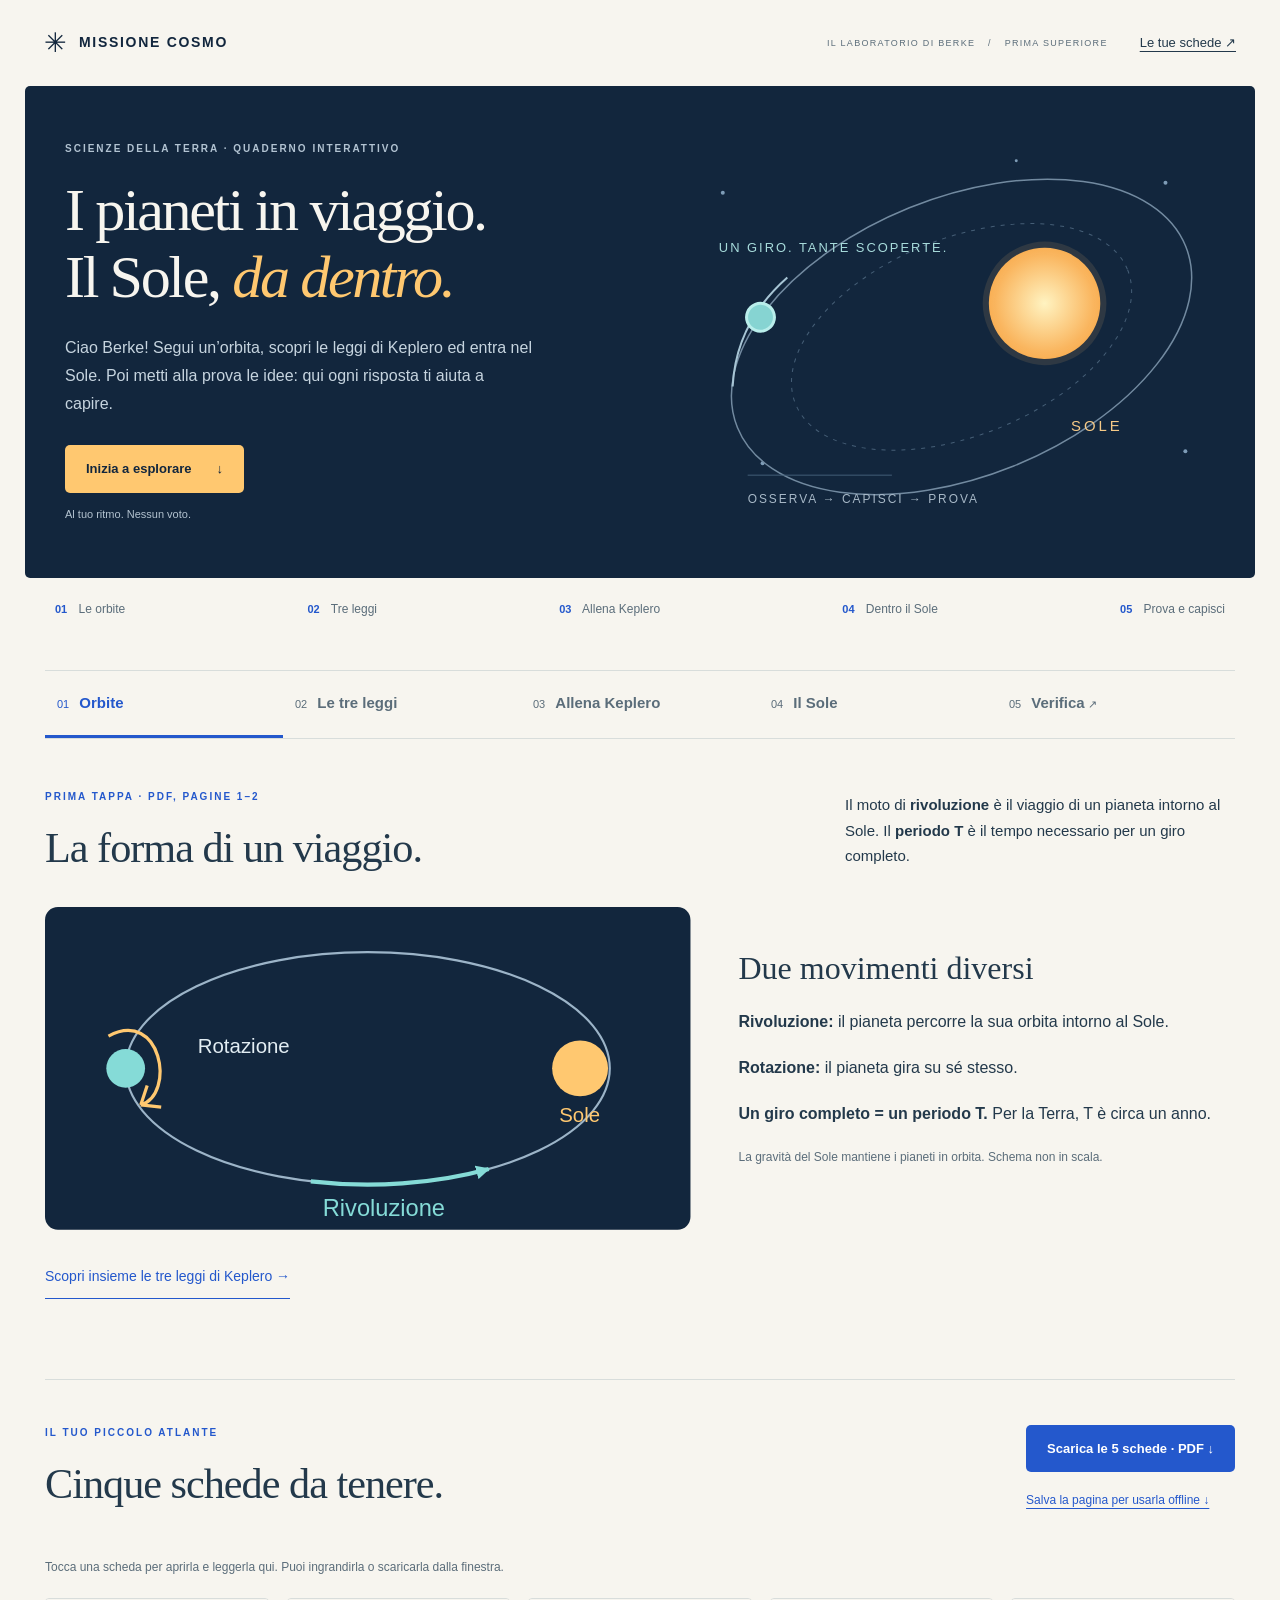
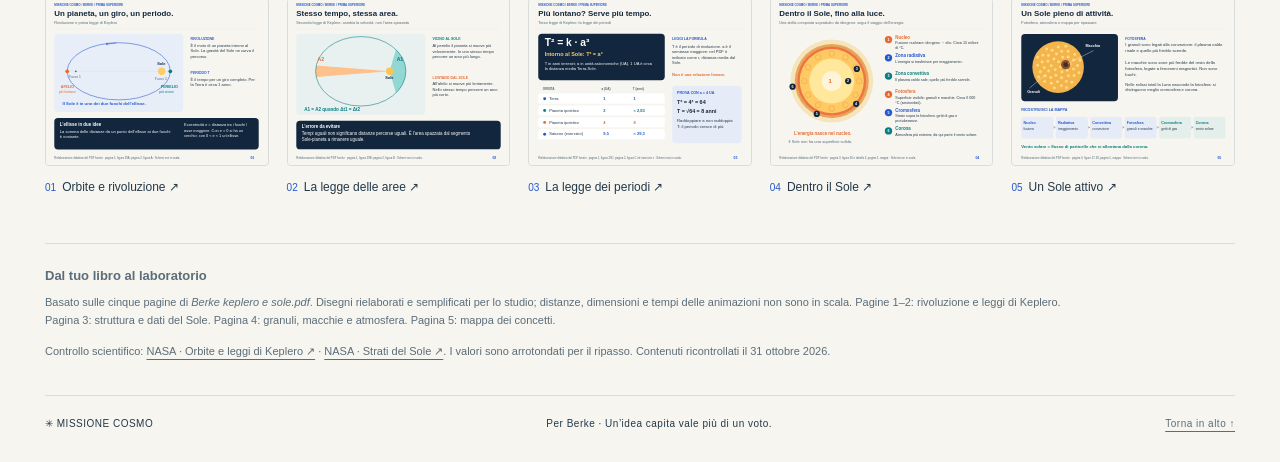
<file: index.html>
<!doctype html>
<html lang="it">
<head>
<meta charset="utf-8"><meta name="viewport" content="width=device-width,initial-scale=1">
<meta name="theme-color" content="#12263d">
<title>Missione Cosmo · Il laboratorio di Berke</title>
<meta name="description" content="Esplora le orbite, le tre leggi di Keplero e la struttura del Sole. Schemi interattivi, 18 problemi sulle leggi di Keplero e verifica con spiegazioni, senza voto.">
<style>:root{--navy:#12263d;--ink:#23394b;--muted:#5b6d7a;--paper:#f7f5ef;--blue:#2458cc;--teal:#087d83;--orange:#b94e1e;--line:#d8dddb;--white:#fff;--gold:#ffc870}*{box-sizing:border-box}html{scroll-behavior:smooth;scroll-padding-top:90px}body{margin:0;background:var(--paper);color:var(--ink);font-size:16px;font-family:-apple-system,BlinkMacSystemFont,"Segoe UI",sans-serif;line-height:1.65}button,input,select{font:inherit}button,a,input,select{-webkit-tap-highlight-color:transparent}button,a{touch-action:manipulation}button{cursor:pointer}a{color:var(--blue);text-underline-offset:4px}button:focus-visible,a:focus-visible,input:focus-visible,select:focus-visible,summary:focus-visible{outline:3px solid #c96613;outline-offset:5px}button:disabled{cursor:default}button{border:0}svg{display:block;width:100%;overflow:visible}svg text{font-family:inherit}p{margin:0 0 20px}h1,h2,h3{line-height:1.12;margin:0}h1,h2,.explainer h3,.period-section h3,.activity h3{font-family:Georgia,"Times New Roman",serif;font-weight:400}h2{font-size:clamp(32px,3.3vw,48px);letter-spacing:-1px}h3{font-size:24px}strong{font-weight:650}.topbar{height:86px;display:flex;align-items:center;gap:32px;max-width:1350px;margin:auto;padding:0 44px}.brand{font-size:27px;text-decoration:none;color:var(--navy);display:flex;align-items:center;gap:12px}.brand span{font-size:14px;letter-spacing:1.7px;font-weight:750}.edition{font-size:10px;letter-spacing:1.3px;color:var(--muted);margin-left:auto}.edition span{margin:0 9px}.toplink{color:var(--ink);font-size:13px}.hero{max-width:1320px;min-height:485px;margin:0 auto;background:var(--navy);border-radius:5px;display:grid;grid-template-columns:1.15fr 1fr;color:#f7f5ef;overflow:hidden;position:relative}.hero-copy{padding:55px 0 55px 60px;position:relative;z-index:1}.eyebrow{display:block;font-size:10px;letter-spacing:2px;font-weight:700;margin-bottom:18px;color:#b2c3d2}.eyebrow.blue{color:var(--blue)}h1{font-size:clamp(36px,4.7vw,66px);letter-spacing:-2.4px;margin-bottom:24px}h1 em{color:var(--gold);font-weight:400}.hero-copy p{max-width:470px;color:#c6d4df;font-size:16px;line-height:1.75;margin-bottom:27px}.button{display:inline-flex;align-items:center;justify-content:center;gap:25px;border-radius:5px;padding:13px 21px;text-decoration:none;font-size:13px;font-weight:650;transition:transform .15s,background .15s}.button:hover{transform:translateY(-2px)}.warm{background:var(--gold);color:var(--navy)}.hero-note{font-size:11px;color:#b3c3d0;display:inline-block;margin-left:17px}.hero-art{align-self:center;margin:0 15px 0 0}.hero-art svg{max-height:450px}.route{max-width:1200px;margin:22px auto 50px;padding:0 10px;display:flex;gap:25px;justify-content:space-between;font-size:12px;color:var(--muted)}.route b{color:var(--blue);font-size:11px;margin-right:8px}.lab,.resources,.sources{max-width:1200px;margin:auto}.tabs{display:flex;position:sticky;top:0;z-index:5;border-block:1px solid var(--line);background:rgba(247,245,239,.97);margin-bottom:50px}.tabs button{flex:1;color:var(--muted);background:none;text-align:left;padding:20px 22px;border-bottom:3px solid transparent;font-size:11px}.tabs button span{margin-left:16px;font-size:15px;font-weight:600}.tabs button[aria-pressed=true]{color:var(--blue);border-bottom-color:var(--blue)}.tabs button:hover{background:#ecefeb}.panel[hidden]{display:none}.section-heading{display:flex;justify-content:space-between;gap:50px;align-items:flex-start;margin:0 0 36px}.section-heading p{max-width:440px;font-size:15px;line-height:1.7;margin:3px 0 0}.split{display:grid;grid-template-columns:1.42fr 1fr;gap:50px;align-items:center}.diagram{padding:22px;border-radius:10px}.dark{background:var(--navy);color:#e2edf3}.light{background:#e6efed}.diagram-top{display:flex;align-items:center;justify-content:space-between;gap:8px;font-size:10px;font-weight:600;letter-spacing:1px}.pill{font-size:9px;letter-spacing:0;border:1px solid #748696;border-radius:30px;padding:3px 8px;white-space:nowrap}.light .pill{border-color:#8da7a7}.diagram-controls{display:flex;align-items:center;gap:16px;min-height:48px}.outline-light{background:transparent;color:#eff8ff;border:1px solid #8ca4b7;border-radius:4px;padding:9px 13px;font-size:12px;white-space:nowrap}.small{font-size:12px;line-height:1.65;color:var(--muted)}.dark .small{color:#b6cad8}.explainer h3,.period-section h3,.activity h3{font-size:36px;margin-bottom:22px;letter-spacing:-.5px}.law-number{font-family:Georgia,serif;display:block;color:var(--blue);font-size:30px;line-height:1;margin:0 0 15px}.mini-facts{border-block:1px solid var(--line);margin:20px 0;padding:13px 0;display:grid;grid-template-columns:1fr 1fr;gap:15px;font-size:13px}.mini-facts b,.mini-facts span{display:block}.mini-facts b{color:var(--blue);font-size:15px}.slider-label{display:flex;justify-content:space-between;gap:10px;font-weight:600;font-size:13px;margin:16px 0 8px}.slider-label output{color:var(--blue);white-space:nowrap}input[type=range]{width:100%;accent-color:var(--blue);height:22px;cursor:pointer}.note-grid{display:grid;grid-template-columns:1fr 1fr;gap:45px;margin:35px 0 10px}.note-grid article{border-top:1px solid var(--line);padding:25px 0 0;display:grid;grid-template-columns:85px 1fr;column-gap:20px}.note-grid h3{font-size:18px;margin-bottom:10px}.note-grid p{grid-column:2;font-size:14px;color:var(--muted)}.note-icon{grid-row:1/3;color:var(--blue);font-size:28px;font-family:Georgia,serif}.text-next{display:block;background:none;border-bottom:1px solid var(--blue);color:var(--blue);padding:10px 0;font-size:14px;margin:25px 0 0}.callout{padding:18px 20px;border-radius:5px;background:#e5eaf4;font-size:14px}.teal-callout{background:#e1ece8;color:#096b6e}.teal-text{color:var(--teal)}.diagram-caption{font-size:13px;text-align:center;margin:4px 0 0}.caption-gap{margin-left:35px}.dot{width:8px;height:8px;border-radius:50%;display:inline-block;margin-right:6px}.teal{background:var(--teal)}.period-section{display:grid;grid-template-columns:1fr 1.1fr;gap:90px;margin:65px 0 20px;padding-top:50px;border-top:1px solid var(--line)}.formula{font-size:40px;font-family:Georgia,serif;color:var(--blue);margin:15px 0}.period-tool{padding:30px 36px;background:#e7ecf5;border-radius:10px}.period-result{text-align:center;margin:20px 0}.period-result span,.period-result b{display:block;font-size:13px;font-weight:500}.period-result output{display:block;font-size:65px;line-height:1.3;color:var(--blue);font-family:Georgia,serif}.period-tool #period-calc{text-align:center}.preset-row{display:flex;gap:8px;flex-wrap:wrap}.preset-row button{background:white;color:var(--blue);padding:8px 10px;border-radius:4px;font-size:11px}.detail{font-size:13px;border-block:1px solid var(--line);padding:16px 0;margin:30px 0}.detail summary{cursor:pointer;color:var(--muted);font-weight:600}.detail p{margin:15px 0 0;max-width:900px}.sun-layout{grid-template-columns:1.12fr 1fr;gap:50px}.layer-buttons{display:grid;grid-template-columns:1fr 1fr;gap:8px}.layer-buttons button{background:#e8e9e4;border:1px solid transparent;border-radius:5px;color:var(--ink);text-align:left;padding:11px 12px;font-size:13px}.layer-buttons button span{font-size:11px;display:inline-grid;place-items:center;width:22px;height:22px;border-radius:50%;background:white;color:var(--blue);margin-right:9px}.layer-buttons button[aria-pressed=true]{background:var(--navy);color:white}.layer-detail{padding:24px 0;min-height:193px}.layer-detail h3{font:28px Georgia,serif;margin-bottom:10px}.layer-detail p{font-size:14px;margin:0 0 10px}.layer-tag{font-size:10px;text-transform:uppercase;letter-spacing:1.2px;color:var(--blue)}.primary{background:var(--blue);color:#fff}.solar-facts{display:flex;justify-content:space-between;gap:20px;margin:35px 0 50px;padding:25px 0;border-block:1px solid var(--line)}.solar-facts b{font:30px Georgia,serif;color:var(--orange);display:block}.solar-facts span{display:block;font-size:12px;color:var(--muted)}.activity{display:grid;grid-template-columns:1.2fr 1fr;gap:70px;align-items:center}.activity>div>p{font-size:14px}.feature-buttons{display:flex;flex-wrap:wrap;gap:8px;margin:15px 0}.feature-buttons button{border:1px solid #bdc9c8;background:none;padding:7px 12px;border-radius:30px;font-size:12px;color:var(--ink)}.feature-buttons button[aria-pressed=true]{background:var(--teal);color:white;border-color:var(--teal)}.memory-map{margin:45px 0 0}.memory-map h3{font-size:18px;margin-bottom:20px}.memory-map>div{display:grid;grid-template-columns:repeat(6,1fr);gap:10px}.map-item{background:#e7ecf5;padding:17px 12px;border-radius:5px;font-size:11px}.map-item b{display:block;color:var(--blue);font-size:13px;margin-bottom:5px}.quiz-toolbar{display:flex;align-items:center;gap:15px;margin-bottom:25px;font-size:13px}.quiz-toolbar select{border:1px solid #bcc8cb;border-radius:4px;background:white;color:var(--ink);padding:8px 12px;max-width:100%}.quiet{background:transparent;color:var(--blue);font-size:12px;padding:10px 0;text-decoration:underline;text-underline-offset:4px}.quiz-toolbar .quiet{margin-left:auto}.quiz-card{background:#fff;border:1px solid #d9deda;border-radius:10px;padding:40px 55px;max-width:900px;margin:0 auto;box-shadow:0 12px 35px #12263d05}.quiz-progress{font-size:11px;color:var(--muted);letter-spacing:1px;display:flex;justify-content:space-between;gap:10px}.progress-track{height:3px;background:#e6ebe9;margin:17px 0 30px}.progress-fill{height:3px;background:var(--blue)}.quiz-card h3{font:30px/1.3 Georgia,serif;margin:5px 0 25px}.quiz-options{display:grid;gap:10px}.quiz-option{display:flex;align-items:center;gap:15px;text-align:left;background:var(--paper);padding:15px 18px;border:1px solid #e0e3dc;border-radius:6px;color:var(--ink);font-size:14px}.quiz-option .letter{border:1px solid #bac8c8;border-radius:50%;width:28px;height:28px;flex-shrink:0;display:grid;place-items:center;font-size:11px}.quiz-option:hover:enabled{background:#e7edf8;border-color:var(--blue)}.quiz-option.chosen{border:2px solid var(--orange);background:#fff1e7}.quiz-option.correct{border:2px solid var(--teal);background:#e7f3ed}.quiz-feedback{margin-top:22px;padding:20px;background:#e8f3ed;border-left:4px solid var(--teal);border-radius:4px;font-size:14px}.quiz-feedback.wrong{background:#fff1e7;border-color:var(--orange)}.quiz-feedback b{display:block;margin-bottom:7px}.quiz-feedback p{margin:0 0 8px}.quiz-feedback p:last-child{margin:0}.quiz-actions{margin-top:22px;display:flex;gap:25px;align-items:center}.quiz-hint{color:var(--muted);font-size:12px;margin-top:20px}.summary-topics{display:flex;flex-wrap:wrap;gap:8px;margin:20px 0}.summary-topics button{background:#e6ecf7;color:var(--blue);padding:9px 14px;border-radius:5px;font-size:13px}.resources{margin-top:80px;border-top:1px solid var(--line);padding-top:45px}.resource-actions{display:flex;flex-direction:column;align-items:flex-start;gap:6px}.sheet-grid{display:grid;grid-template-columns:repeat(5,1fr);gap:18px}.sheet-card{color:var(--ink);text-decoration:none;font-size:12px}.sheet-card img{width:100%;display:block;aspect-ratio:4/3;border:1px solid var(--line);border-radius:4px;object-fit:contain;margin-bottom:12px;transition:transform .2s}.sheet-card:hover img{transform:translateY(-4px)}.sheet-card span{color:var(--blue);margin-right:6px;font-size:10px}.sources{font-size:11px;color:var(--muted);border-top:1px solid var(--line);margin-top:45px;padding-top:25px}.sources h3{font-size:13px;margin-bottom:10px}.sources p{margin-bottom:12px;max-width:1050px}.sources a{color:var(--muted)}footer{max-width:1200px;display:flex;justify-content:space-between;gap:20px;margin:35px auto 0;padding:20px 0 30px;font-size:10px;letter-spacing:.5px;border-top:1px solid var(--line)}footer a{color:var(--muted)}.skip{position:fixed;top:-100px;left:20px;z-index:20;background:white;padding:10px}.skip:focus{top:10px}@media(min-width:1600px){.hero{min-height:520px}.hero-copy{padding-top:65px}}@media(max-width:1280px){.hero{margin:0 25px}.lab,.resources,.sources,footer,.route{margin-left:45px;margin-right:45px}.hero-copy{padding-left:40px}.split{gap:32px}.hero-note{display:block;margin:12px 0 0}.edition{font-size:9px}.section-heading{gap:30px}.section-heading p{max-width:390px}.period-section{gap:50px}}@media(max-width:860px){.edition{display:none}.topbar{height:70px;padding:0 25px}.toplink{margin-left:auto}.hero{min-height:420px;grid-template-columns:1.25fr 1fr}.hero-copy{padding:35px 0 35px 30px}.hero-art{margin-right:-65px}h1{font-size:43px}.hero-copy p{font-size:14px}.eyebrow{font-size:9px}.route{margin-bottom:30px;font-size:10px;gap:5px}.lab,.resources,.sources,footer,.route{margin-left:25px;margin-right:25px}.section-heading p{max-width:310px;font-size:13px}.split,.sun-layout{grid-template-columns:1fr;gap:30px}.explainer{display:grid;grid-template-columns:1fr 1fr;gap:0 30px}.explainer .law-number{grid-column:1/-1}.explainer h3{grid-row:2/4}.explainer>p{font-size:14px}.explainer .mini-facts,.explainer .slider-label,.explainer>input,.explainer>.small,.explainer .callout{grid-column:2}.explainer .mini-facts{margin-top:0}.explainer h3{font-size:34px}.diagram svg{max-height:420px}.period-section{gap:35px}.period-tool{padding:25px}.period-section h3{font-size:32px}.note-grid{gap:25px}.note-grid article{grid-template-columns:50px 1fr;column-gap:10px}.note-icon{font-size:23px}.activity{gap:30px}.sheet-grid{grid-template-columns:repeat(3,1fr)}.memory-map>div{grid-template-columns:repeat(3,1fr)}.quiz-card{padding:30px}.quiz-toolbar{flex-wrap:wrap}.quiz-toolbar label{width:100%}.resources .section-heading{display:block}.resource-actions{margin-top:20px}.tabs{margin-bottom:35px}.tabs button{padding:17px 12px}.tabs button span{margin-left:8px}}@media(max-width:570px){html{scroll-padding-top:76px}.topbar{padding:0 18px}.brand{font-size:24px;gap:8px}.brand span{font-size:11px}.toplink{font-size:11px}.hero{margin:0 12px;display:block}.hero-copy{padding:30px 24px 25px}.hero-art{margin:-25px 0 -15px 30px;height:230px;overflow:hidden}.hero-art svg{height:290px;width:100%;margin-top:-30px}.hero-copy p{font-size:14px;max-width:none}h1{font-size:42px;letter-spacing:-1.7px}.hero .eyebrow{font-size:8px;letter-spacing:1.4px}.hero-note{display:inline;margin-left:10px;font-size:9px}.hero .button{padding:11px 15px;gap:18px}.lab,.resources,.sources,footer,.route{margin-left:18px;margin-right:18px}.route{display:grid;grid-template-columns:1fr 1fr;gap:8px;margin-top:20px}.section-heading{display:block}.section-heading p{margin-top:20px;max-width:none;font-size:14px}h2{font-size:33px}.tabs button{padding:15px 6px;font-size:9px}.tabs button span{display:block;font-size:12px;margin:2px 0 0}.tabs button:last-child{position:relative}.diagram{padding:16px 10px}.diagram-top{font-size:8px;letter-spacing:.5px}.pill{font-size:8px}.diagram-controls{gap:10px}.diagram-controls .small{font-size:9px}.outline-light{font-size:10px;padding:8px}.explainer{display:block}.explainer h3{font-size:32px}.explainer>p{font-size:15px}.explainer .mini-facts{margin:20px 0}.note-grid{grid-template-columns:1fr;gap:15px}.note-grid article{padding-top:20px}.note-grid p{margin-bottom:5px}.period-section{grid-template-columns:1fr;gap:20px;margin-top:35px;padding-top:30px}.period-tool{padding:25px}.activity{grid-template-columns:1fr;gap:0}.activity svg{max-height:300px}.solar-facts{display:grid;grid-template-columns:1fr;gap:18px;margin-bottom:35px}.solar-facts b{font-size:28px}.solar-facts>div{display:flex;justify-content:space-between;gap:20px;align-items:center}.solar-facts span{max-width:130px;font-size:10px}.memory-map>div{grid-template-columns:1fr 1fr}.layer-buttons button{font-size:12px;padding:10px 8px}.layer-detail{min-height:200px}.quiz-toolbar select{width:100%;font-size:13px}.quiz-toolbar .quiet{margin-left:0}.quiz-card{padding:24px 18px}.quiz-card h3{font-size:25px}.quiz-option{font-size:13px;padding:13px 12px;gap:11px}.quiz-progress{font-size:9px;letter-spacing:.3px}.quiz-actions{gap:20px}.quiz-feedback{padding:16px;font-size:13px}.sheet-grid{grid-template-columns:1fr 1fr;gap:20px 14px}.resources{margin-top:50px;padding-top:30px}.resources h2{font-size:31px}.resources .button{font-size:12px}.sheet-card{font-size:11px}footer{flex-wrap:wrap}footer span:nth-child(2){order:3;width:100%}.small{font-size:12px}}@media(prefers-reduced-motion:reduce){html{scroll-behavior:auto}*,*:before,*:after{animation:none!important;transition:none!important}}@media print{.topbar,.hero,.route,.tabs,.text-next,.diagram-controls,.quiz-toolbar,#verifica,.resource-actions,.sources,footer,.feature-buttons,.detail{display:none!important}.panel[hidden]{display:block!important}.lab,.resources{margin:0}.section-heading,.split,.period-section,.activity{break-inside:avoid}.panel{break-before:page}.diagram{print-color-adjust:exact;-webkit-print-color-adjust:exact}.resources{break-before:page}.sheet-grid{grid-template-columns:1fr 1fr}}

.motion-intro{display:grid;grid-template-columns:1.3fr 1fr;gap:48px;align-items:center}.motion-intro h3{font:32px Georgia,serif;margin-bottom:22px}.law-overview{display:grid;grid-template-columns:repeat(3,1fr);gap:16px;margin-bottom:36px}.law-overview a{padding:20px;background:#e7ecf5;border-radius:7px;text-decoration:none;color:var(--ink)}.law-overview b{display:block;color:var(--blue);font-size:18px}.law-overview span{font-size:13px}.law-block{scroll-margin-top:100px;border-top:1px solid var(--line);padding-top:32px;margin-top:36px}.law-block .period-section{margin-top:0;padding-top:0;border:0}.law-number{font-size:20px;letter-spacing:.5px}.ellipse-note{grid-template-columns:1fr;margin-bottom:0}.ellipse-note article:first-child{display:none}.ellipse-note article:last-child{grid-template-columns:85px 1fr}.ellipse-note p{max-width:850px}.no-script{padding:20px;background:#fff1e7}.quiz-progress{flex-wrap:wrap}button,input[type=range],select{min-height:44px}.quiz-actions{flex-wrap:wrap}.law-overview a:focus-visible{outline:3px solid #c96613;outline-offset:4px}.panel h2:focus,.quiz-card h3:focus{outline:2px solid var(--blue);outline-offset:8px}.law-block h3{scroll-margin-top:110px}@media(max-width:860px){.motion-intro{grid-template-columns:1fr;gap:25px}}@media(max-width:570px){.law-overview{grid-template-columns:1fr;gap:8px}.law-overview a{padding:13px 16px}.law-overview b{font-size:16px}.law-overview span{font-size:13px}.law-number{font-size:17px}.quiz-progress{font-size:11px}.ellipse-note article:last-child{grid-template-columns:50px 1fr}.diagram-top{flex-wrap:wrap}.diagram-controls{flex-wrap:wrap}.diagram-controls .small{font-size:12px}.preset-row button,.feature-buttons button{font-size:12px}}@media print{.law-overview{display:none}.law-block{break-inside:auto}.law-block .split{break-inside:avoid}.motion-intro{break-inside:avoid}}

.kp-intro{max-width:900px;margin:0 auto 30px;padding:22px 26px;background:#e6efed;border-radius:8px}.kp-intro p:last-child{margin-bottom:0}.kp-card{max-width:980px}.kp-card h3{margin-top:24px}.kp-card h4{font-size:16px;margin:20px 0 8px}.kp-card ol{padding-left:24px;margin:8px 0 20px}.kp-card li{margin:7px 0}.kp-figure{max-width:550px;margin:0 auto 20px;background:#e6efed;border-radius:8px;padding:18px}.kp-figure svg{max-height:300px;color:var(--ink)}.kp-figure svg text{font-size:20px;fill:var(--ink)}.kp-figure figcaption{font-size:12px;color:var(--muted);margin-top:8px}.kp-table{width:100%;border-collapse:collapse;font-size:14px;text-align:center}.kp-table caption{font-size:12px;margin-bottom:10px;text-align:left}.kp-table th,.kp-table td{padding:10px;border-bottom:1px solid var(--line)}.kp-table thead{background:#e6efed}.kp-table-wrap{margin-bottom:24px}.kp-hint{margin:0 0 20px;border:1px solid #bdc9c8;border-radius:6px;padding:12px 16px;font-size:14px}.kp-hint summary{cursor:pointer;min-height:30px;color:var(--blue);font-weight:600}.kp-hint p{margin:12px 0 0}.kp-input-row{display:flex;gap:12px;align-items:center;flex-wrap:wrap;margin-top:10px}.kp-input-row input{width:150px;max-width:100%;padding:10px;border:1px solid #8da7a7;border-radius:5px;color:var(--ink);background:#fff;font-size:18px}.kp-input-row input[aria-invalid=true]{border:2px solid var(--orange)}.kp-validation{font-size:13px;color:#9b3d18;min-height:24px;margin:10px 0 0}.kp-nav{display:flex;justify-content:space-between;gap:20px;flex-wrap:wrap;margin-top:22px}.kp-nav button:disabled{color:var(--muted);text-decoration:none;opacity:.7}.kp-oral{border-top:1px solid #b7c9c3;padding-top:14px;margin-top:20px!important}.kp-takeaways{padding:20px;background:#e6efed;border-radius:7px;margin-bottom:22px}.kp-takeaways p:last-child{margin-bottom:0}.route{flex-wrap:wrap}.tabs button{padding-inline:12px}.tabs button span{margin-left:7px}@media(max-width:570px){.tabs{display:grid;grid-template-columns:repeat(6,1fr)}.tabs button{grid-column:span 2;padding:8px 4px;min-height:58px}.tabs button:nth-child(n+4){grid-column:span 3}.route{grid-template-columns:1fr 1fr}.kp-card{padding:22px 16px}.kp-intro{padding:18px}.kp-figure{padding:10px}.kp-table th,.kp-table td{padding:8px 4px}.kp-input-row input{width:130px}.kp-input-row .button{width:100%;margin-top:5px}.kp-card .quiz-progress{display:block}.kp-card .quiz-progress span{display:block;margin-bottom:5px}.law-block{scroll-margin-top:160px}html{scroll-padding-top:150px}}@media print{#esercizi{display:none!important}}

#kp-question-title,#kp-end-title,#kp-feedback{scroll-margin-top:95px}@media(max-width:570px){#kp-question-title,#kp-end-title,#kp-feedback{scroll-margin-top:155px}}

button.sheet-card{background:transparent;padding:0;text-align:left;line-height:1.65}.sheet-card:focus-visible{outline-offset:7px}.sheet-open{overflow:hidden}.sheet-dialog{width:min(1120px,calc(100vw - 32px));max-width:none;max-height:92vh;max-height:92dvh;padding:0;border:0;border-radius:12px;background:var(--paper);color:var(--ink);box-shadow:0 20px 100px #0006;overflow:hidden}.sheet-dialog::backdrop{background:#081321c9}.sheet-dialog-header{display:flex;align-items:center;justify-content:space-between;gap:20px;padding:18px 24px;border-bottom:1px solid var(--line)}.sheet-dialog-header .eyebrow{margin-bottom:6px}.sheet-dialog-header h3{font:26px/1.15 Georgia,serif}.sheet-close{padding:10px 14px;background:#e5eaf4;color:var(--navy);border-radius:5px;white-space:nowrap}.sheet-viewer{overflow:auto;max-height:calc(92vh - 190px);max-height:calc(92dvh - 190px);background:#fff;overscroll-behavior:contain;outline-offset:-4px}.sheet-viewer img{display:block;width:100%;height:auto;max-height:calc(92vh - 190px);max-height:calc(92dvh - 190px);object-fit:contain;margin:auto}.sheet-viewer.zoomed img{width:1400px;max-width:none;max-height:none}.sheet-dialog-actions{display:flex;justify-content:space-between;align-items:center;gap:20px;padding:14px 24px;border-top:1px solid var(--line)}.sheet-paging,.sheet-tools{display:flex;align-items:center;gap:24px}.sheet-paging button:disabled{color:var(--muted);text-decoration:none;cursor:default}.sheet-tools .button{padding:10px 16px}.sheet-viewer:focus-visible{outline:3px solid #c96613}@media(max-width:570px){.sheet-dialog{width:calc(100vw - 16px);border-radius:8px}.sheet-dialog-header{padding:14px;gap:12px}.sheet-dialog-header h3{font-size:22px}.sheet-dialog-header .eyebrow{font-size:9px;letter-spacing:1px}.sheet-close{font-size:12px;padding:8px 11px}.sheet-dialog-actions{padding:10px 14px;display:block}.sheet-paging{justify-content:space-between}.sheet-tools{justify-content:space-between;gap:12px}.sheet-tools .button{font-size:12px}.sheet-viewer,.sheet-viewer img{max-height:calc(92vh - 225px);max-height:calc(92dvh - 225px)}}
</style>
</head>
<body>
<noscript><p class="no-script">Per usare le schede interattive e la verifica, attiva JavaScript nel browser. Puoi comunque scaricare le schede PDF nella sezione in fondo alla pagina.</p></noscript>
<a class="skip" href="#laboratorio">Vai al laboratorio</a>
<header class="topbar"><a class="brand" href="#">✳ <span>MISSIONE COSMO</span></a><span class="edition">IL LABORATORIO DI BERKE <span> / </span> PRIMA SUPERIORE</span><a class="toplink" href="#schede">Le tue schede ↗</a></header>
<main>
<section class="hero" aria-labelledby="title">
<div class="hero-copy"><span class="eyebrow">SCIENZE DELLA TERRA · QUADERNO INTERATTIVO</span><h1 id="title">I pianeti in viaggio.<br>Il Sole, <em>da dentro.</em></h1><p>Ciao Berke! Segui un’orbita, scopri le leggi di Keplero ed entra nel Sole. Poi metti alla prova le idee: qui ogni risposta ti aiuta a capire.</p><a class="button warm" href="#laboratorio">Inizia a esplorare <span>↓</span></a><span class="hero-note">Al tuo ritmo. Nessun voto.</span></div>
<div class="hero-art" aria-hidden="true"><svg viewBox="0 0 560 420"><defs><radialGradient id="heroSun"><stop stop-color="#fff3c1"/><stop offset="1" stop-color="#f9ad51"/></radialGradient></defs><g fill="#7e9cb7"><circle cx="40" cy="70" r="2"/><circle cx="485" cy="60" r="2"/><circle cx="505" cy="330" r="2"/><circle cx="80" cy="342" r="2"/><circle cx="335" cy="38" r="1.5"/></g><g transform="rotate(-22 280 215)" fill="none"><ellipse cx="280" cy="215" rx="243" ry="140" stroke="#728aa0" stroke-width="1.5"/><ellipse cx="280" cy="215" rx="180" ry="99" stroke="#455e76" stroke-dasharray="4 6"/><path d="M 48 175 Q 75 117 140 94" stroke="#a7c5d5" stroke-width="2"/><circle cx="370" cy="215" r="56" fill="url(#heroSun)" stroke="#f6ba6d" stroke-width="12" stroke-opacity=".12"/><circle cx="100" cy="121" r="14" fill="#86d4d2" stroke="#b9eeeb" stroke-width="3"/></g><text x="390" y="310" fill="#f5c987" font-size="15" letter-spacing="3">SOLE</text><text x="36" y="130" fill="#a7dbdb" font-size="13" letter-spacing="2">UN GIRO. TANTE SCOPERTE.</text><path d="M 65 354 H 210" stroke="#435e77"/><text x="65" y="382" fill="#a8b9c8" font-size="12" letter-spacing="2">OSSERVA → CAPISCI → PROVA</text></svg></div>
</section>
<div class="route"><span><b>01</b> Le orbite</span><span><b>02</b> Tre leggi</span><span><b>03</b> Allena Keplero</span><span><b>04</b> Dentro il Sole</span><span><b>05</b> Prova e capisci</span></div>
<section id="laboratorio" class="lab" aria-label="Laboratorio di astronomia">
<nav class="tabs" aria-label="Scegli un argomento"><button data-tab="orbite" aria-pressed="true">01 <span>Orbite</span></button><button data-tab="keplero" aria-pressed="false">02 <span>Le tre leggi</span></button><button data-tab="esercizi" aria-pressed="false">03 <span>Allena Keplero</span></button><button data-tab="sole" aria-pressed="false">04 <span>Il Sole</span></button><button data-tab="verifica" aria-pressed="false">05 <span>Verifica</span> ↗</button></nav>
<section id="orbite" class="panel" aria-labelledby="orbite-title">
<div class="section-heading"><div><span class="eyebrow blue">PRIMA TAPPA · PDF, PAGINE 1–2</span><h2 id="orbite-title">La forma di un viaggio.</h2></div><p>Il moto di <strong>rivoluzione</strong> è il viaggio di un pianeta intorno al Sole. Il <strong>periodo T</strong> è il tempo necessario per un giro completo.</p></div>
<div class="motion-intro"><svg viewBox="0 0 600 300" role="img" aria-labelledby="motion-title motion-desc"><title id="motion-title">Rivoluzione e rotazione</title><desc id="motion-desc">Un pianeta percorre un’orbita intorno al Sole e ruota anche su sé stesso. Le due frecce rappresentano movimenti diversi.</desc><rect width="600" height="300" rx="12" fill="#12263d"/><ellipse cx="300" cy="150" rx="225" ry="108" fill="none" stroke="#9cb4c8" stroke-width="2"/><defs><marker id="motion-revolution-arrow" viewBox="0 0 10 10" refX="9" refY="5" markerWidth="13" markerHeight="13" markerUnits="userSpaceOnUse" orient="auto"><path d="M0 0 L10 5 L0 10 Z" fill="#85dbd7"/></marker></defs><g id="motion-revolution"><path d="M247.1 255 A225 108 0 0 0 412.5 243.53" fill="none" stroke="#85dbd7" stroke-width="4" marker-end="url(#motion-revolution-arrow)"/><text x="315" y="287" text-anchor="middle" fill="#85dbd7" font-size="22">Rivoluzione</text></g><circle cx="497.4" cy="150" r="26" fill="#ffc870"/><text x="478" y="200" fill="#ffc870" font-size="19">Sole</text><circle cx="75" cy="150" r="18" fill="#85dbd7"/><path d="M59 120 C108 94 122 174 89 184 M89 184 L95 166 M89 184 L108 186" fill="none" stroke="#ffc870" stroke-width="3"/><text x="142" y="136" fill="#e2edf3" font-size="19">Rotazione</text></svg><div><h3>Due movimenti diversi</h3><p><strong>Rivoluzione:</strong> il pianeta percorre la sua orbita intorno al Sole.</p><p><strong>Rotazione:</strong> il pianeta gira su sé stesso.</p><p><strong>Un giro completo = un periodo T.</strong> Per la Terra, T è circa un anno.</p><p class="small">La gravità del Sole mantiene i pianeti in orbita. Schema non in scala.</p></div></div>
<button class="text-next" data-go="keplero">Scopri insieme le tre leggi di Keplero →</button>
</section>
<section id="keplero" class="panel" hidden aria-labelledby="keplero-title">
<div class="section-heading"><div><span class="eyebrow blue">SECONDA TAPPA · PDF, PAGINE 1–2</span><h2 id="keplero-title">Le tre leggi di Keplero</h2></div><p><strong>I → forma</strong> dell’orbita.<br><strong>II → velocità</strong> lungo l’orbita.<br><strong>III → periodo</strong> e distanza dal Sole.</p></div>
<nav class="law-overview" aria-label="Le tre leggi in breve"><a href="#legge-1"><b>I · Orbite</b><span>Ellissi, con il Sole in un fuoco.</span></a><a href="#legge-2"><b>II · Aree</b><span>Aree uguali in tempi uguali.</span></a><a href="#legge-3"><b>III · Periodi</b><span>T² = k · a³.</span></a></nav>
<article id="legge-1" class="law-block" aria-labelledby="legge-1-title"><div class="split orbit-layout"><div class="diagram dark"><div class="diagram-top"><span>IL TUO PIANETA IN ORBITA</span><span class="pill">Schema non in scala</span></div><svg id="orbit-svg" viewBox="0 0 700 540" role="img" aria-label="Orbita ellittica con Sole in un fuoco, perielio, afelio e pianeta in movimento"></svg><div class="diagram-controls"><button id="play" class="outline-light" aria-pressed="false">Avvia il pianeta ▶</button><span id="orbit-status" class="small">Osserva come cambia la distanza.</span></div></div>
<div class="explainer"><span class="law-number">I · PRIMA LEGGE</span><h3 id="legge-1-title">La legge delle orbite.</h3><p>Il Sole occupa <strong>uno dei due fuochi</strong>. Se e &gt; 0, il centro dell’ellisse e il Sole non coincidono. Se e = 0, l’orbita è un cerchio e i fuochi coincidono con il centro.</p><div class="mini-facts"><div><b>Perielio</b><span>Minima distanza dal Sole.</span></div><div><b>Afelio</b><span>Massima distanza dal Sole.</span></div></div><label class="slider-label" for="ecc">Cambia l’eccentricità <output id="ecc-value">e = 0,45</output></label><input id="ecc" type="range" min="0" max="0.75" step="0.05" value="0.45"><p class="small" id="ecc-note">Più e aumenta, più l’ellisse è allungata.</p></div></div>
<div class="note-grid ellipse-note"><article><span class="note-icon">↻</span><h3>Un giro = un periodo</h3><p>La Terra compie una rivoluzione in circa <strong>1 anno</strong>. La rotazione, invece, è il giro di un corpo su sé stesso.</p></article><article><span class="note-icon">F₁ + F₂</span><h3>Il segreto dell’ellisse</h3><p>Da qualunque punto dell’ellisse, la somma delle distanze dai due fuochi è costante. <strong>e = distanza tra i fuochi / asse maggiore.</strong></p></article></div>
</article>
<article id="legge-2" class="law-block" aria-labelledby="legge-2-title"><div class="split"><div class="diagram light"><div class="diagram-top"><span>II · LA LEGGE DELLE AREE</span><span class="pill">Tempi uguali</span></div><svg id="area-svg" viewBox="0 0 700 430" role="img" aria-label="Due settori di uguale area in intervalli di tempo uguali, vicino al perielio e all’afelio"></svg><p class="diagram-caption"><span class="dot teal"></span> A1 = A2 <span class="caption-gap">Δt1 = Δt2</span></p></div><div class="explainer"><span class="law-number teal-text">II · SECONDA LEGGE</span><h3 id="legge-2-title">La legge delle aree.</h3><p>Il segmento Sole-pianeta spazza <strong>aree uguali in tempi uguali</strong>. Le distanze percorse, invece, cambiano.</p><div class="callout teal-callout"><b>Al perielio → più veloce.</b><br>All’afelio → più lento.</div><label class="slider-label" for="dt">Allarga l’intervallo di tempo</label><input id="dt" type="range" min="0.2" max="0.8" step="0.1" value="0.5"><p class="small">I due settori cambiano insieme: le loro aree restano uguali.</p></div></div>
</article><article id="legge-3" class="law-block" aria-labelledby="legge-3-title"><div class="period-section"><div><span class="law-number">III · TERZA LEGGE</span><h3 id="legge-3-title">La legge dei periodi.</h3><p>Il quadrato del periodo è proporzionale al cubo del semiasse maggiore. Non basta raddoppiare la distanza per raddoppiare il periodo.</p><div class="formula" aria-label="T al quadrato uguale k per a al cubo">T² = k · a³</div><p class="small">T = periodo di rivoluzione; a = metà dell’asse maggiore dell’ellisse; k = costante di proporzionalità, uguale per i pianeti intorno al Sole nel modello di Keplero.</p><p class="small">Intorno al Sole, con T in anni e a in UA: <strong>T² ≈ a³</strong> (modello semplificato). Nel PDF questa misura è indicata con r e chiamata “distanza media dal Sole”: qui usiamo il semiasse maggiore a, la misura precisa della terza legge. Non è la distanza istantanea dal Sole. 1 UA ≈ distanza media Terra-Sole.</p></div><div class="period-tool"><span class="eyebrow blue">COSTRUISCI UN’ORBITA</span><label class="slider-label" for="distance">Semiasse maggiore a <output id="distance-value">2 UA</output></label><input id="distance" type="range" min="0.5" max="10" step="0.5" value="2"><div class="period-result"><span>Il suo periodo è</span><output id="period-value">2,83</output><b>anni terrestri</b></div><p id="period-calc" class="small">T = √(2³) ≈ 2,83 anni.</p><div class="preset-row"><button data-distance="1">Terra · 1 UA</button><button data-distance="4">Prova 4 UA</button><button data-distance="9.5">Saturno · 9,5 UA</button></div></div></div>
</article><details class="detail"><summary>Una piccola precisione sul disegno del PDF</summary><p>Nella figura C di pagina 2, un pianeta ipotetico a 2 UA è indicato a 120° dopo un anno terrestre. La formula dà T = √8 ≈ 2,83 anni e un avanzamento medio di circa 127°. Per il ripasso usa la relazione T² = a³: il disegno è una semplificazione.</p></details>
<button class="text-next" data-go="esercizi">Come possono chiedertelo? Allenati sulle tre leggi →</button>
</section>
<section id="esercizi" class="panel" hidden aria-labelledby="esercizi-title">
<div class="section-heading"><div><span class="eyebrow blue">TERZA TAPPA · COME PUÒ ESSERE CHIESTO IN VERIFICA</span><h2 id="esercizi-title">Keplero: domande e problemi</h2></div><p>Qui provi a <strong>usare le tre leggi</strong>. Leggi figure, riconosci errori e svolgi calcoli. Ogni risposta ti mostra come ragionare, senza un voto.</p></div>
<div class="kp-intro"><p><strong>18 esercizi · 6 per ogni legge.</strong> Scegli una risposta oppure scrivi un numero. Prova da solo; se serve, apri un indizio. Dopo la risposta trovi la soluzione passo per passo.</p><p class="small">I problemi riprendono anche gli esercizi a, b e c della pagina “Verificare le leggi di Keplero”: somma delle distanze dai fuochi, aree dei triangoli e periodo di Saturno. Gli altri esempi sono adattati per allenarti.</p></div>
<div class="quiz-toolbar"><label for="kp-filter">Quale legge vuoi allenare?</label><select id="kp-filter"><option value="all">Tutte e tre le leggi</option><option value="1">I · Orbite e fuochi</option><option value="2">II · Aree e velocità</option><option value="3">III · Periodi e calcoli</option></select><button id="kp-restart" class="quiet">Ricomincia gli esercizi</button></div>
<div id="kp-card" class="quiz-card kp-card"></div>
<button class="text-next" data-go="sole">Prosegui con la struttura del Sole →</button>
</section>
<section id="sole" class="panel" hidden aria-labelledby="sole-title">
<div class="section-heading"><div><span class="eyebrow blue">QUARTA TAPPA · PDF, PAGINE 3–5</span><h2 id="sole-title">Un viaggio verso il centro.</h2></div><p>Il Sole è una <strong>stella</strong>, formata soprattutto da idrogeno ed elio allo stato di plasma. Esplora i suoi strati dal nucleo alla corona.</p></div>
<div class="split sun-layout"><div class="diagram dark sun-diagram"><div class="diagram-top"><span>LA STRUTTURA DEL SOLE</span><span class="pill">Schema non in scala</span></div><svg id="sun-svg" viewBox="0 0 600 480" role="img" aria-label="Sezione schematica del Sole con sei strati numerati, dal nucleo alla corona"></svg><p class="diagram-caption">Scegli uno strato nei pulsanti a fianco.</p></div><div class="sun-info"><div id="layer-buttons" class="layer-buttons" aria-label="Strati del Sole"></div><article id="layer-detail" class="layer-detail" aria-live="polite"></article><button id="energy" class="button primary" aria-expanded="false" aria-controls="energy-path">Segui il viaggio dell’energia →</button><p id="energy-path" class="small" hidden>Nucleo: fusione → zona radiativa: irraggiamento → zona convettiva: convezione → fotosfera: luce che si irradia nello spazio.</p></div></div>
<div class="solar-facts"><div><b>1,4 milioni</b><span>di km di diametro, circa</span></div><div><b>15 milioni °C</b><span>nel nucleo, circa</span></div><div><b>5 500–6 000 °C</b><span>nella fotosfera, circa</span></div></div>
<div class="activity"><div><span class="eyebrow blue">UNA SUPERFICIE IN MOVIMENTO</span><h3>Granuli, macchie<br>e getti di gas.</h3><p>La fotosfera non è liscia. I granuli rivelano la convezione; le macchie sono zone più fredde, legate al campo magnetico.</p><div class="feature-buttons"><button data-feature="granuli" aria-pressed="true">Granuli</button><button data-feature="macchie" aria-pressed="false">Macchie</button><button data-feature="atmosfera" aria-pressed="false">Atmosfera</button><button data-feature="vento" aria-pressed="false">Vento solare</button></div><p id="feature-info" class="callout" aria-live="polite"></p></div><svg id="activity-svg" viewBox="0 0 480 380" role="img" aria-label="Schema dei fenomeni della fotosfera e dell’atmosfera solare"></svg></div>
<div class="memory-map"><h3>La mappa da ricordare</h3><div id="solar-map"></div></div>
<details class="detail"><summary>Come leggere lo schema rispetto al PDF</summary><p>Seguiamo i sei nomi della mappa di pagina 5. La fotosfera è la superficie visibile, senza essere solida; nelle classificazioni scientifiche è anche lo strato più basso dell’atmosfera solare. Tra cromosfera e corona esiste una sottile regione di transizione, omessa nella mappa del libro. Nel nucleo l’energia viene prodotta dalla fusione: la scritta “conduzione” nella figura 26 non indica la sua sorgente.</p></details>
<button class="text-next" data-go="verifica">Pronto a mettere insieme le idee? Vai alla verifica →</button>
</section>
<section id="verifica" class="panel" hidden aria-labelledby="verifica-title">
<div class="section-heading"><div><span class="eyebrow blue">QUINTA TAPPA · PROVA, LEGGI, RIPROVA</span><h2 id="verifica-title">Qui si impara, senza voto.</h2></div><p>Una domanda alla volta. Ogni risposta riceve una spiegazione. Se sbagli, scopri il punto da correggere e puoi riprovare.</p></div>
<div class="quiz-toolbar"><label for="quiz-topic">Cosa vuoi ripassare?</label><select id="quiz-topic"><option value="tutti">Tutto il percorso</option><option value="orbite">Moto dei pianeti</option><option value="keplero">Le tre leggi di Keplero</option><option value="sole">Struttura e attività del Sole</option></select><button id="restart" class="quiet">Ricomincia</button></div>
<div id="quiz" class="quiz-card"></div>
</section>
</section>
<section id="schede" class="resources"><div class="section-heading"><div><span class="eyebrow blue">IL TUO PICCOLO ATLANTE</span><h2>Cinque schede da tenere.</h2></div><div class="resource-actions"><a class="button primary" href="schede/Berke_Missione_Cosmo_5_schede.pdf" download="Berke_Missione_Cosmo_5_schede.pdf">Scarica le 5 schede · PDF ↓</a><button id="offline-download" class="quiet">Salva la pagina per usarla offline ↓</button></div></div><p class="small">Tocca una scheda per aprirla e leggerla qui. Puoi ingrandirla o scaricarla dalla finestra.</p><div class="sheet-grid" id="sheet-grid"></div></section>
<section class="sources"><h3>Dal tuo libro al laboratorio</h3><p>Basato sulle cinque pagine di <cite>Berke keplero e sole.pdf</cite>. Disegni rielaborati e semplificati per lo studio; distanze, dimensioni e tempi delle animazioni non sono in scala. Pagine 1–2: rivoluzione e leggi di Keplero. Pagina 3: struttura e dati del Sole. Pagina 4: granuli, macchie e atmosfera. Pagina 5: mappa dei concetti.</p><p>Controllo scientifico: <a href="https://science.nasa.gov/solar-system/orbits-and-keplers-laws/" target="_blank" rel="noopener">NASA · Orbite e leggi di Keplero ↗</a> · <a href="https://science.nasa.gov/sun/facts/" target="_blank" rel="noopener">NASA · Strati del Sole ↗</a>. I valori sono arrotondati per il ripasso. Contenuti ricontrollati il 31 ottobre 2026.</p></section>
</main>
<footer><span>✳ MISSIONE COSMO</span><span>Per Berke · Un’idea capita vale più di un voto.</span><a href="#">Torna in alto ↑</a></footer>
<dialog id="sheet-dialog" class="sheet-dialog" aria-labelledby="sheet-dialog-title">
<div class="sheet-dialog-header"><div><span id="sheet-position" class="eyebrow blue"></span><h3 id="sheet-dialog-title"></h3></div><button id="sheet-close" type="button" class="sheet-close" aria-label="Chiudi la scheda" autofocus>Chiudi ×</button></div>
<div id="sheet-viewer" class="sheet-viewer" tabindex="0" aria-label="Immagine della scheda; usa le barre di scorrimento quando è ingrandita"><img id="sheet-image" alt=""></div>
<div class="sheet-dialog-actions"><div class="sheet-paging"><button id="sheet-prev" type="button" class="quiet" aria-label="Scheda precedente">← Precedente</button><button id="sheet-next" type="button" class="quiet" aria-label="Scheda successiva">Successiva →</button></div><div class="sheet-tools"><button id="sheet-zoom" type="button" class="quiet" aria-pressed="false">Ingrandisci</button><a id="sheet-download" class="button primary" download>Scarica SVG ↓</a></div></div>
</dialog>
<script>'use strict';
const $=id=>document.getElementById(id);
const fmt=(n,max=2)=>new Intl.NumberFormat('it-IT',{maximumFractionDigits:max}).format(n);
let activeTab='orbite';
function showTab(id,focus=false){
 activeTab=id;
 document.querySelectorAll('.panel').forEach(p=>p.hidden=p.id!==id);
 document.querySelectorAll('[data-tab]').forEach(b=>b.setAttribute('aria-pressed',String(b.dataset.tab===id)));
 if(focus){$('laboratorio').scrollIntoView({behavior:matchMedia('(prefers-reduced-motion: reduce)').matches?'instant':'smooth'});const h=$(id).querySelector('h2');h.tabIndex=-1;h.focus({preventScroll:true});}
}
document.querySelectorAll('[data-tab]').forEach(b=>b.addEventListener('click',()=>showTab(b.dataset.tab,true)));
document.querySelectorAll('[data-go]').forEach(b=>b.addEventListener('click',()=>showTab(b.dataset.go,true)));
function solveE(M,e){let E=M;for(let i=0;i<15;i++)E-=(E-e*Math.sin(E)-M)/(1-e*Math.cos(E));return E;}
function point(M,e,a,cx,cy){const E=solveE(M,e);return [cx+a*Math.cos(E),cy-a*Math.sqrt(1-e*e)*Math.sin(E)];}
function sector(mid,delta,e,a,cx,cy){let d=`M ${cx+a*e} ${cy}`;for(let i=0;i<=100;i++){const [x,y]=point(mid-delta/2+delta*i/100,e,a,cx,cy);d+=` L ${x} ${y}`;}return d+' Z';}
let anomaly=1.1,playing=false,lastFrame=0,raf=0;
function renderOrbit(){
 const e=Number($('ecc').value),a=235,cx=350,cy=240,b=a*Math.sqrt(1-e*e),fx=cx+a*e;
 const [px,py]=point(anomaly,e,a,cx,cy);
 $('orbit-svg').innerHTML=`<line x1="95" y1="240" x2="605" y2="240" stroke="#577086" stroke-dasharray="4 5"/><ellipse cx="350" cy="240" rx="235" ry="${b}" fill="none" stroke="#9cb4c8" stroke-width="2"/><line x1="${fx}" y1="240" x2="${px}" y2="${py}" stroke="#f2c77f" stroke-opacity=".7"/><circle cx="${cx-a*e}" cy="240" r="4" fill="#9bb7c9"/><circle cx="${fx}" cy="240" r="19" fill="#ffc870"/><circle cx="${fx}" cy="240" r="27" fill="none" stroke="#ffc870" stroke-opacity=".18" stroke-width="8"/><circle cx="${px}" cy="${py}" r="10" fill="#85dbd7" stroke="#ddf8f2" stroke-width="2"/><circle cx="350" cy="240" r="3" fill="#d0dae0"/><text x="${fx-20}" y="${e<.1?290:280}" fill="#ffc870" font-size="17">Sole</text>${e>.1?`<text x="${cx-a*e-25}" y="274" fill="#aac2d2" font-size="14">Fuoco</text><text x="325" y="308" fill="#a7bac9" font-size="13">Centro</text>`:''}<text x="30" y="245" fill="#f6bd9a" font-size="17">Afelio</text><text x="598" y="245" fill="#9fded8" font-size="17">Perielio</text><text x="228" y="516" fill="#a9bdcd" font-size="13">${e===0?'Con e = 0 i fuochi coincidono al centro.':'Distanza dal Sole variabile lungo l’orbita.'}</text>`;
 $('ecc-value').textContent='e = '+fmt(e);
 $('ecc-note').textContent=e===0?'Con e = 0 hai un cerchio: tutti i punti sono alla stessa distanza dal Sole. Non si distinguono un perielio e un afelio unici.':'Più e aumenta, più l’ellisse è allungata. Per confronto, l’eccentricità dell’orbita terrestre è circa 0,017.';
 // At e = 0 every point is equally distant: hide the unique endpoint labels.
 if(e===0){$('orbit-svg').querySelectorAll('text').forEach(t=>{if(['Afelio','Perielio'].includes(t.textContent))t.remove();});}
 if(playing){const r=Math.hypot(px-fx,py-cy);$('orbit-status').textContent=e===0?'Orbita circolare → distanza e velocità costanti.':r<a?'Più vicino al Sole → più veloce.':'Più lontano dal Sole → più lento.';}
}
$('ecc').addEventListener('input',renderOrbit);
function frame(t){if(!playing)return;const dt=lastFrame?Math.min((t-lastFrame)/1000,.06):0;lastFrame=t;if(activeTab==='keplero'&&!document.hidden){anomaly=(anomaly+dt*.43)%(2*Math.PI);renderOrbit();}raf=requestAnimationFrame(frame);}
$('play').addEventListener('click',()=>{playing=!playing;$('play').textContent=playing?'Metti in pausa Ⅱ':'Avvia il pianeta ▶';$('play').setAttribute('aria-pressed',String(playing));if(playing){lastFrame=0;raf=requestAnimationFrame(frame);}else{cancelAnimationFrame(raf);$('orbit-status').textContent='In pausa: puoi cambiare la forma dell’orbita.';}});
function renderAreas(){const a=240,e=.62,cx=350,cy=205,b=a*Math.sqrt(1-e*e),delta=Number($('dt').value),fx=cx+a*e;
 $('area-svg').innerHTML=`<path d="${sector(0,delta,e,a,cx,cy)}" fill="#84c9c3"/><path d="${sector(Math.PI,delta,e,a,cx,cy)}" fill="#efb284"/><ellipse cx="${cx}" cy="${cy}" rx="${a}" ry="${b}" fill="none" stroke="#087d83" stroke-width="2"/><circle cx="${fx}" cy="${cy}" r="20" fill="#ffc870"/><text x="${fx-20}" y="${cy+47}" fill="#23394b" font-size="18">Sole</text><text x="112" y="${cy-30}" fill="#a74920" font-size="25" font-weight="700">A2</text><text x="571" y="${cy-35}" fill="#086d72" font-size="25" font-weight="700">A1</text><text x="70" y="423" fill="#a74920" font-size="15">Arco più corto · più lento</text><text x="413" y="423" fill="#086d72" font-size="15">Arco più lungo · più veloce</text>`;
}
$('dt').addEventListener('input',renderAreas);
function renderPeriod(){const a=Number($('distance').value),T=Math.sqrt(a**3);$('distance-value').textContent=fmt(a)+' UA';$('period-value').textContent=fmt(T);$('period-calc').textContent=`T = √(${fmt(a)}³) ≈ ${fmt(T)} anni.`;}
$('distance').addEventListener('input',renderPeriod);document.querySelectorAll('[data-distance]').forEach(b=>b.addEventListener('click',()=>{$('distance').value=b.dataset.distance;renderPeriod();}));
const layers=[
 {name:'Nucleo',tag:'L’energia viene prodotta qui',desc:'È la parte più interna. La fusione nucleare trasforma l’idrogeno in elio e libera energia. La temperatura è di circa 15 milioni di °C.',memory:'Nucleo → fusione nucleare',r:48,color:'#fff4d7'},
 {name:'Zona radiativa',tag:'Trasporto per irraggiamento',desc:'Intorno al nucleo, l’energia si trasferisce verso l’esterno tramite radiazioni. Ricorda il collegamento: radiativa → irraggiamento.',memory:'Radiativa → irraggiamento',r:106,color:'#ffe299'},
 {name:'Zona convettiva',tag:'Il plasma si muove',desc:'Il plasma più caldo risale verso la superficie; quello che si raffredda ridiscende. Questo trasporto di energia si chiama convezione.',memory:'Convettiva → convezione',r:157,color:'#ffbf56'},
 {name:'Fotosfera',tag:'La superficie visibile',desc:'È lo strato che emette la luce visibile del Sole. Non è una crosta solida. La temperatura è circa 5 500–6 000 °C; qui osserviamo granuli e macchie solari.',memory:'Fotosfera → granuli e macchie',r:169,color:'#ef8149'},
 {name:'Cromosfera',tag:'Sopra la fotosfera',desc:'È uno strato dell’atmosfera solare. Vi si osservano getti di gas, spicole e protuberanze. Durante un’eclissi totale si distingue come un bordo rossastro.',memory:'Cromosfera → getti di gas',r:183,color:'#d96a4f'},
 {name:'Corona',tag:'L’atmosfera più esterna',desc:'È la parte più esterna dell’atmosfera del Sole, con temperature dell’ordine di un milione di gradi. Durante un’eclissi totale appare come un alone chiaro. Dalla corona si origina il vento solare, un flusso di particelle.',memory:'Corona → vento solare',r:213,color:'#8a6d48'}
];
let selectedLayer=0;
function renderSun(){let s='';for(let i=5;i>=0;i--)s+=`<circle cx="300" cy="235" r="${layers[i].r}" fill="${layers[i].color}"/>`;
 for(let j=0;j<12;j++){const t=j*Math.PI/6;s+=`<ellipse cx="${300+130*Math.cos(t)}" cy="${235+130*Math.sin(t)}" rx="13" ry="18" transform="rotate(${j*30} ${300+130*Math.cos(t)} ${235+130*Math.sin(t)})" fill="none" stroke="#cb7d39" stroke-width="2"/>`;}
 s+=`<circle cx="300" cy="235" r="${layers[selectedLayer].r}" fill="none" stroke="#fff" stroke-width="3" stroke-dasharray="5 4"/>`;
 const loc=[[300,235],[378,235],[419,180],[409,350],[237,399],[98,239]];
 for(let i=0;i<6;i++){const [x,y]=loc[i];s+=`<circle cx="${x}" cy="${y}" r="16" fill="${selectedLayer===i?'#2458cc':'#12263d'}"/><text x="${x}" y="${y+5}" text-anchor="middle" fill="white" font-size="15" font-weight="700">${i+1}</text>`;}
 $('sun-svg').innerHTML=s;
 $('layer-buttons').innerHTML=layers.map((l,i)=>`<button data-layer="${i}" aria-pressed="${i===selectedLayer}"><span>${i+1}</span>${l.name}</button>`).join('');
 $('layer-buttons').querySelectorAll('button').forEach(b=>b.addEventListener('click',()=>{selectedLayer=Number(b.dataset.layer);renderSun();$('layer-buttons').querySelector(`[data-layer="${selectedLayer}"]`).focus();}));
 const l=layers[selectedLayer];$('layer-detail').innerHTML=`<span class="layer-tag">${l.tag}</span><h3>${l.name}</h3><p>${l.desc}</p>`;
}
$('energy').addEventListener('click',()=>{const p=$('energy-path');p.hidden=!p.hidden;$('energy').setAttribute('aria-expanded',String(!p.hidden));$('energy').textContent=p.hidden?'Segui il viaggio dell’energia →':'Nascondi il viaggio dell’energia ↑';});
$('solar-map').innerHTML=layers.map(l=>`<div class="map-item"><b>${l.name}</b>${l.memory.split(' → ')[1]}</div>`).join('');
const features={granuli:'I granuli più luminosi corrispondono al plasma caldo che sale. Ai bordi, il plasma più freddo ridiscende: è la convezione.',macchie:'Le macchie non sono buchi: sono zone più fredde della fotosfera, legate a fenomeni magnetici. Per questo appaiono più scure.',atmosfera:'Nelle eclissi totali, la Luna oscura la fotosfera: il suo bagliore non nasconde più la cromosfera rossastra e la corona chiara.',vento:'Il vento solare è un flusso di particelle che esce dalla corona e si diffonde nello spazio. Non è il vento dell’atmosfera terrestre.'};
function renderActivity(type){$('feature-info').textContent=features[type];document.querySelectorAll('[data-feature]').forEach(b=>b.setAttribute('aria-pressed',String(b.dataset.feature===type)));
 let s='<rect width="480" height="380" rx="12" fill="#12263d"/>';
 if(type==='atmosfera'){s+='<circle cx="240" cy="190" r="150" fill="#e3d2aa" opacity=".25"/><circle cx="240" cy="190" r="123" fill="#ef7855"/><circle cx="240" cy="190" r="116" fill="#101b2a"/><text x="298" y="53" fill="#eee2c6" font-size="16">Corona</text><path d="M320 62 L 300 75" stroke="#eee2c6"/><text x="285" y="349" fill="#ffad91" font-size="16">Cromosfera</text><path d="M300 325 L 286 302" stroke="#ffad91"/>';
 }else{if(type==='vento'){s+='<circle cx="240" cy="190" r="143" fill="#dcb77f" opacity=".18"/>';for(let i=0;i<12;i++){const a=i*Math.PI/6;const x=240+150*Math.cos(a),y=190+150*Math.sin(a),xx=240+180*Math.cos(a),yy=190+180*Math.sin(a);s+=`<line x1="${x}" y1="${y}" x2="${xx}" y2="${yy}" stroke="#8cdbd8" stroke-width="2"/><circle cx="${xx}" cy="${yy}" r="3" fill="#8cdbd8"/>`;}}
 s+='<circle cx="240" cy="190" r="115" fill="#f2b44b"/>';
 for(let i=0;i<65;i++){const a=i*2.39996,r=106*Math.sqrt((i+.5)/65);s+=`<circle cx="${240+r*Math.cos(a)}" cy="${190+r*Math.sin(a)}" r="7" fill="#ffdf8b"/>`;}
 s+='<circle cx="275" cy="172" r="22" fill="#945632"/><circle cx="275" cy="172" r="12" fill="#432d29"/>';
 if(type==='macchie')s+='<path d="M292 165 L385 92" stroke="#fff"/><text x="320" y="75" fill="#fff" font-size="16">Più fredda</text>';
 if(type==='granuli')s+='<path d="M190 216 L92 292" stroke="#fff"/><text x="40" y="322" fill="#fff" font-size="16">Granuli luminosi</text>';
 if(type==='vento')s+='<text x="140" y="364" fill="#a6e7df" font-size="16">Particelle verso lo spazio</text>';
 }$('activity-svg').innerHTML=s;
}
document.querySelectorAll('[data-feature]').forEach(b=>b.addEventListener('click',()=>renderActivity(b.dataset.feature)));
// Every distractor has its own short explanation of the specific mistake.
const questions=[
 {topic:'orbite',q:'Che cos’è il moto di rivoluzione di un pianeta?',opts:['Il moto intorno al Sole.','Il moto su sé stesso.','Il cambiamento della sua forma.'],correct:0,why:'La rivoluzione è il moto del pianeta lungo la sua orbita intorno al Sole.',errors:['','Hai confuso rivoluzione e rotazione. Girare su sé stessi è la rotazione.','La rivoluzione descrive un movimento, non un cambiamento di forma.']},
 {topic:'orbite',q:'Il periodo di rivoluzione T indica…',opts:['La lunghezza dell’orbita.','Il tempo per completare un’orbita.','La velocità massima del pianeta.'],correct:1,why:'T è una durata: per la Terra è circa un anno.',errors:['Hai scambiato una distanza con un tempo. Il periodo misura quanto dura un giro.','','La velocità misura lo spazio percorso in un certo tempo; T misura la durata di un giro.']},
 {topic:'keplero',q:'Secondo la prima legge, dove si trova il Sole?',opts:['Sempre al centro dell’ellisse.','In entrambi i fuochi.','In uno dei due fuochi dell’ellisse.'],correct:2,why:'L’orbita è un’ellisse e il Sole occupa uno dei due fuochi.',errors:['Hai confuso centro e fuoco: in un’ellisse allungata non coincidono.','L’ellisse ha due fuochi, ma il Sole ne occupa uno solo.','']},
 {topic:'keplero',q:'Che cosa distingue perielio e afelio?',opts:['Al perielio la distanza dal Sole è minima; all’afelio è massima.','Al perielio la distanza è massima; all’afelio è minima.','Sono i due fuochi dell’ellisse.'],correct:0,why:'Perielio = più vicino al Sole. Afelio = più lontano dal Sole.',errors:['','Hai invertito i due nomi. Il perielio è il punto più vicino.','Hai confuso punti dell’orbita e fuochi. Perielio e afelio sono sull’orbita.']},
 {topic:'keplero',q:'Se l’eccentricità e vale 0, che forma ha l’orbita?',opts:['Un segmento.','Un cerchio.','Un’ellisse sempre più allungata.'],correct:1,why:'Con e = 0 i fuochi coincidono al centro e l’ellisse diventa un cerchio.',errors:['e = 0 indica il caso circolare, non un segmento.','','Più e si avvicina a 1, più l’ellisse si allunga; a 0 è un cerchio.']},
 {topic:'keplero',q:'Quale proprietà resta costante per i punti di una stessa ellisse?',opts:['La distanza da un solo fuoco.','La distanza dal centro.','La somma delle distanze dai due fuochi.'],correct:2,why:'Per ogni punto dell’ellisse, la somma delle distanze dai due fuochi è costante.',errors:['In un’ellisse la distanza da un singolo fuoco varia. Devi sommare le due distanze.','La distanza dal centro è costante in un cerchio, non in un’ellisse allungata.','']},
 {topic:'keplero',q:'In tempi uguali, il segmento Sole-pianeta spazza…',opts:['Aree uguali.','Archi sempre della stessa lunghezza.','Angoli sempre uguali.'],correct:0,why:'La seconda legge è la legge delle aree: aree uguali in tempi uguali.',errors:['','Hai confuso area e lunghezza dell’arco. L’arco è più lungo vicino al perielio.','Hai confuso area e angolo. La distanza dal Sole cambia e gli angoli non sono sempre uguali.']},
 {topic:'keplero',q:'In quale punto il pianeta si muove più velocemente?',opts:['All’afelio.','Al perielio.','Ha la stessa velocità ovunque.'],correct:1,why:'La velocità è massima al perielio e minima all’afelio.',errors:['Hai invertito i punti: all’afelio il pianeta è più lontano e più lento.','','La velocità non è costante lungo un’orbita ellittica: varia come descrive la seconda legge.']},
 {topic:'keplero',q:'Le due aree sono uguali, ma vicino al Sole l’arco percorso è più lungo. Perché?',opts:['Il pianeta ha più tempo a disposizione.','Il Sole cambia posizione tra i due settori.','Il pianeta percorre più strada nello stesso tempo.'],correct:2,why:'L’intervallo di tempo è lo stesso; più strada nello stesso tempo significa velocità maggiore.',errors:['I tempi sono uguali: è proprio la condizione della seconda legge.','Nello schema il Sole resta nello stesso fuoco. A cambiare è la velocità del pianeta.','']},
 {topic:'keplero',q:'Quale formula esprime la terza legge di Keplero?',opts:['T² = k · a³','T = k · a','T³ = k · a²'],correct:0,why:'Il quadrato del periodo è proporzionale al cubo del semiasse maggiore.',errors:['','Hai scelto una relazione lineare. Nella terza legge ci sono il quadrato di T e il cubo di a.','Hai scambiato gli esponenti: T va al quadrato, a al cubo.']},
 {topic:'keplero',q:'Intorno al Sole, se a = 4 UA, quanto vale T? Usa T² = a³.',opts:['4 anni.','8 anni.','64 anni.'],correct:1,why:'T² = 4³ = 64, quindi T = √64 = 8 anni.',errors:['Hai trattato T e a come direttamente proporzionali. Prima calcola a³, poi fai la radice quadrata.','','Hai trovato T² = 64, ma manca la radice quadrata: T = 8.']},
 {topic:'keplero',q:'Se un pianeta ipotetico ha a = 2 UA, il suo periodo è…',opts:['Esattamente 2 anni.','Mezzo anno.','Circa 2,83 anni.'],correct:2,why:'T = √(2³) = √8 ≈ 2,83 anni: la relazione non è lineare.',errors:['Hai raddoppiato T come a. La terza legge lega T² ad a³, non T direttamente ad a.','Più lontano dal Sole il periodo aumenta, non diminuisce.','']},
 {topic:'keplero',q:'Per Saturno l’esercizio del PDF usa a = 9,5 UA. Quale calcolo è corretto?',opts:['T = √(9,5³) ≈ 29,3 anni.','T = 9,5 anni.','T = 9,5³ ≈ 857 anni.'],correct:0,why:'Con T in anni e a in UA: T² = a³, perciò T = √(9,5³) ≈ 29,3 anni.',errors:['','Hai uguagliato periodo e distanza. Devi usare T² = a³.','Hai calcolato T², non T: devi ancora estrarre la radice quadrata.']},
 {topic:'sole',q:'Dove viene prodotta l’energia del Sole, e con quale processo?',opts:['Nella fotosfera, bruciando gas come un fuoco.','Nel nucleo, con la fusione nucleare.','Nella corona, grazie al vento solare.'],correct:1,why:'Nel nucleo la fusione trasforma idrogeno in elio e libera energia.',errors:['Hai confuso emissione di luce e produzione di energia. La fotosfera emette luce; l’energia nasce nel nucleo per fusione.','','Il vento solare parte dalla corona, ma l’energia della stella nasce nel nucleo.']},
 {topic:'sole',q:'Il Sole è composto soprattutto da…',opts:['Rocce e ferro.','Ossigeno.','Idrogeno.'],correct:2,why:'Il Sole è una stella formata soprattutto da idrogeno, con elio e piccole quantità di altri elementi.',errors:['Hai immaginato una struttura rocciosa come quella terrestre. Il Sole è fatto soprattutto di idrogeno allo stato di plasma.','L’ossigeno non è il componente principale: prevale l’idrogeno.','']},
 {topic:'sole',q:'Nella zona radiativa l’energia viene trasportata soprattutto…',opts:['Per irraggiamento.','Da grandi moti di plasma caldo che sale.','Dalle macchie solari.'],correct:0,why:'Radiativa → irraggiamento. La convezione domina invece nella zona convettiva.',errors:['','Hai descritto la convezione: caldo che sale e freddo che scende. È il meccanismo dello strato successivo.','Le macchie sono fenomeni della fotosfera, non il mezzo di trasporto nella zona radiativa.']},
 {topic:'sole',q:'Nella zona convettiva che cosa succede?',opts:['Il plasma resta tutto immobile.','Il plasma caldo sale e quello più freddo scende.','L’idrogeno si fonde principalmente qui.'],correct:1,why:'La convezione trasporta energia con il movimento del plasma.',errors:['La convezione richiede movimento: il materiale caldo risale e quello più freddo ridiscende.','','Hai confuso la zona convettiva con il nucleo, dove avviene la fusione.']},
 {topic:'sole',q:'Quale ordine va dal centro verso l’esterno?',opts:['Corona → fotosfera → nucleo → zona radiativa.','Nucleo → zona convettiva → zona radiativa → fotosfera.','Nucleo → zona radiativa → zona convettiva → fotosfera → cromosfera → corona.'],correct:2,why:'Segui i sei strati della mappa del PDF, dal nucleo alla corona.',errors:['Hai iniziato dall’esterno e saltato vari strati. Parti dal nucleo, poi radiativa e convettiva.','Hai invertito radiativa e convettiva: la zona radiativa viene prima, più vicina al nucleo.','']},
 {topic:'sole',q:'Qual è lo strato che vediamo come superficie luminosa del Sole?',opts:['La fotosfera.','Il nucleo.','La zona radiativa.'],correct:0,why:'La fotosfera è la superficie visibile del Sole, senza essere una crosta solida.',errors:['','Il nucleo è molto interno e non è visibile direttamente. La luce visibile emerge dalla fotosfera.','La zona radiativa è interna. La superficie che vediamo è la fotosfera.']},
 {topic:'sole',q:'Che cosa sono le macchie solari?',opts:['Buchi profondi nella superficie.','Zone più fredde della fotosfera, legate al magnetismo.','Zone più calde e luminose della fotosfera.'],correct:1,why:'Appaiono più scure perché sono più fredde delle zone circostanti; sono legate a fenomeni magnetici.',errors:['Non sono buchi: sono regioni della fotosfera con temperatura più bassa.','','Hai invertito il confronto: le macchie sono più fredde, perciò appaiono più scure.']},
 {topic:'sole',q:'I granuli luminosi della fotosfera sono collegati…',opts:['Ai pianeti che passano davanti al Sole.','A rocce che galleggiano sulla superficie.','Alla convezione del plasma.'],correct:2,why:'I granuli mostrano il plasma caldo che sale; lungo i bordi il plasma più freddo scende.',errors:['I granuli sono strutture della fotosfera, non immagini di pianeti.','Il Sole non ha una superficie rocciosa: i granuli dipendono dal movimento del plasma.','']},
 {topic:'sole',q:'Perché durante un’eclissi totale si distinguono meglio cromosfera e corona?',opts:['La Luna nasconde la fotosfera molto luminosa.','Il Sole smette di produrre energia.','La corona si trasforma in una superficie solida.'],correct:0,why:'Il bagliore della fotosfera viene schermato dalla Luna e non nasconde più gli strati esterni.',errors:['','Il Sole continua a produrre energia: è la fotosfera a essere nascosta dalla Luna.','La corona resta un gas molto rarefatto; la sua visibilità cambia perché la fotosfera è schermata.']},
 {topic:'sole',q:'Da quale regione si origina il vento solare?',opts:['Dal nucleo terrestre.','Dalla corona del Sole.','Dalle nubi della Terra.'],correct:1,why:'Il vento solare è un flusso di particelle che si diffonde dalla corona nello spazio.',errors:['Hai confuso Terra e Sole: il vento solare parte dalla corona del Sole.','','Hai confuso vento solare e vento atmosferico: il vento solare è un flusso di particelle proveniente dal Sole.']},
 {topic:'sole',q:'Quale associazione completa correttamente la mappa del PDF?',opts:['Nucleo → convezione; corona → fusione.','Fotosfera → fusione; cromosfera → granuli.','Nucleo → fusione; cromosfera → getti di gas; corona → vento solare.'],correct:2,why:'La mappa lega ogni regione al suo fenomeno: fusione nel nucleo, getti nella cromosfera e vento solare dalla corona.',errors:['Hai spostato la fusione fuori dal nucleo. La convezione appartiene alla zona convettiva.','Hai confuso i fenomeni: la fusione è nel nucleo; granuli e macchie sono nella fotosfera.','']}
];
const topicNames={orbite:'Moto dei pianeti',keplero:'Le tre leggi di Keplero',sole:'Il Sole'};
let queue=[],qIndex=0,answered=false,wrongQuestions=new Set(),optionOrders=new Map();
function startQuiz(topic='tutti',review=false){queue=review?Array.from(wrongQuestions):questions.map((q,i)=>i).filter(i=>topic==='tutti'||questions[i].topic===topic);wrongQuestions=new Set();optionOrders=new Map();for(const index of queue){const order=[0,1,2];for(let i=2;i>0;i--){const j=Math.floor(Math.random()*(i+1));[order[i],order[j]]=[order[j],order[i]];}optionOrders.set(index,order);}qIndex=0;renderQuestion();}
function renderQuestion(){answered=false;const q=questions[queue[qIndex]];if(!q){finishQuiz();return;}
 $('quiz').innerHTML=`<div class="quiz-progress"><span>${topicNames[q.topic].toUpperCase()}</span><span>Domanda ${qIndex+1} di ${queue.length}</span></div><div class="progress-track" aria-hidden="true"><div class="progress-fill" style="width:${qIndex/queue.length*100}%"></div></div><h3 id="question-title" tabindex="-1">${q.q}</h3><div class="quiz-options" role="group" aria-labelledby="question-title">${optionOrders.get(queue[qIndex]).map((i,position)=>`<button class="quiz-option" data-answer="${i}"><span class="letter">${'ABC'[position]}</span><span>${q.opts[i]}</span></button>`).join('')}</div><div id="feedback" aria-live="polite" aria-atomic="true"></div><p class="quiz-hint">Scegli una risposta. Leggi la spiegazione prima di proseguire.</p>`;
 $('quiz').querySelectorAll('[data-answer]').forEach(b=>b.addEventListener('click',()=>answer(Number(b.dataset.answer))));
}
function answer(index){if(answered)return;answered=true;const q=questions[queue[qIndex]],ok=index===q.correct;if(!ok)wrongQuestions.add(queue[qIndex]);
 $('quiz').querySelectorAll('[data-answer]').forEach(b=>{b.disabled=true;if(Number(b.dataset.answer)===index)b.classList.add('chosen');if(Number(b.dataset.answer)===q.correct)b.classList.add('correct');});
 $('feedback').innerHTML=`<div class="quiz-feedback ${ok?'':'wrong'}"><b>${ok?'✓ Corretto!':'Da correggere · risposta non corretta'}</b>${ok?`<p>${q.why}</p>`:`<p>${q.errors[index]}</p><p><strong>La risposta corretta è: ${q.opts[q.correct]}</strong> ${q.why}</p>`}</div><div class="quiz-actions"><button id="next-question" class="button primary">${qIndex===queue.length-1?'Concludi il percorso':'Prossima domanda →'}</button>${!ok?'<button id="retry-question" class="quiet">Riprova questa domanda</button>':''}</div>`;
 $('next-question').addEventListener('click',()=>{qIndex++;renderQuestion();const title=$('question-title');if(title)title.focus({preventScroll:true});else if($('completion-title'))$('completion-title').focus({preventScroll:true});});
 $('next-question').focus({preventScroll:true});
 if(!ok)$('retry-question').addEventListener('click',()=>{renderQuestion();$('question-title').focus({preventScroll:true});});
}
function finishQuiz(){const topics=[...new Set([...wrongQuestions].map(i=>questions[i].topic))];
 $('quiz').innerHTML=`<span class="eyebrow blue">PERCORSO COMPLETATO</span><h3 id="completion-title" tabindex="-1">Hai fatto spazio a nuove idee.</h3><p>La verifica finisce qui, senza un voto. Prova ora a raccontare a voce le tre leggi di Keplero e il viaggio dell’energia nel Sole.</p>${topics.length?`<p>Per consolidare le idee, torna su questi argomenti:</p><div class="summary-topics">${topics.map(t=>`<button data-review-topic="${t}">${topicNames[t]} ↗</button>`).join('')}</div><button id="review-errors" class="button primary">Riprova le domande da rivedere →</button>`:'<p>Le idee del percorso sono pronte per essere ripetute con parole tue. Puoi tornare alle schede quando vuoi.</p>'}<div class="quiz-actions"><button id="again" class="quiet">Ricomincia la verifica</button><button id="back-study" class="quiet">Torna agli schemi</button></div>`;
 document.querySelectorAll('[data-review-topic]').forEach(b=>b.addEventListener('click',()=>showTab(b.dataset.reviewTopic,true)));
 if($('review-errors'))$('review-errors').addEventListener('click',()=>{startQuiz('tutti',true);$('question-title').focus({preventScroll:true});});$('again').addEventListener('click',()=>{startQuiz($('quiz-topic').value);$('question-title').focus({preventScroll:true});});$('back-study').addEventListener('click',()=>showTab('orbite',true));
}
$('quiz-topic').addEventListener('change',()=>{startQuiz($('quiz-topic').value);$('question-title').focus({preventScroll:true});});$('restart').addEventListener('click',()=>{startQuiz($('quiz-topic').value);$('question-title').focus({preventScroll:true});});
const sheets=[['01-orbite','Orbite e rivoluzione'],['02-aree','La legge delle aree'],['03-periodi','La legge dei periodi'],['04-struttura-sole','Dentro il Sole'],['05-sole-attivo','Un Sole attivo']];
const sheetAssets=/*SHEET_ASSETS*/null;
const sheetURL=i=>sheetAssets?sheetAssets[i]:'schede/'+sheets[i][0]+'.svg';
$('sheet-grid').innerHTML=sheets.map(([file,title],i)=>`<button type="button" class="sheet-card" data-sheet="${i}" aria-haspopup="dialog" aria-controls="sheet-dialog" aria-label="Apri scheda: ${title}"><img loading="lazy" src="${sheetURL(i)}" alt=""><span>0${i+1}</span>${title} ↗</button>`).join('');
let sheetIndex=0,sheetOpener=null,sheetZoomed=false;
function fitSheet(){sheetZoomed=false;$('sheet-viewer').classList.remove('zoomed');$('sheet-zoom').setAttribute('aria-pressed','false');$('sheet-zoom').textContent='Ingrandisci';$('sheet-viewer').scrollTo(0,0);}
function renderSheet(){const [file,title]=sheets[sheetIndex];$('sheet-dialog-title').textContent=title;$('sheet-position').textContent=`SCHEDA ${sheetIndex+1} DI ${sheets.length}`;$('sheet-image').src=sheetURL(sheetIndex);$('sheet-image').alt='Scheda illustrata: '+title;$('sheet-download').href=sheetURL(sheetIndex);$('sheet-download').download=file+'.svg';$('sheet-prev').disabled=sheetIndex===0;$('sheet-next').disabled=sheetIndex===sheets.length-1;fitSheet();}
document.querySelectorAll('[data-sheet]').forEach(b=>b.addEventListener('click',()=>{sheetOpener=b;sheetIndex=Number(b.dataset.sheet);renderSheet();$('sheet-dialog').showModal();document.body.classList.add('sheet-open');}));
$('sheet-close').addEventListener('click',()=>$('sheet-dialog').close());
$('sheet-dialog').addEventListener('close',()=>{document.body.classList.remove('sheet-open');if(sheetOpener)sheetOpener.focus({preventScroll:true});});
$('sheet-dialog').addEventListener('click',e=>{const r=$('sheet-dialog').getBoundingClientRect();if(e.target===$('sheet-dialog')&&(e.clientX<r.left||e.clientX>r.right||e.clientY<r.top||e.clientY>r.bottom))$('sheet-dialog').close();});
$('sheet-prev').addEventListener('click',()=>{if(sheetIndex>0){sheetIndex--;renderSheet();if($('sheet-prev').disabled)$('sheet-next').focus();}});
$('sheet-next').addEventListener('click',()=>{if(sheetIndex<sheets.length-1){sheetIndex++;renderSheet();if($('sheet-next').disabled)$('sheet-prev').focus();}});
$('sheet-zoom').addEventListener('click',()=>{sheetZoomed=!sheetZoomed;$('sheet-viewer').classList.toggle('zoomed',sheetZoomed);$('sheet-zoom').setAttribute('aria-pressed',String(sheetZoomed));$('sheet-zoom').textContent=sheetZoomed?'Adatta alla finestra':'Ingrandisci';if(!sheetZoomed)$('sheet-viewer').scrollTo(0,0);});
$('offline-download').addEventListener('click',async()=>{
 const b=$('offline-download');try{b.textContent='Preparazione della pagina…';const offline=location.protocol==='file:'||document.documentElement.dataset.offline==='true';const content=offline?'<!doctype html>'+document.documentElement.outerHTML:await fetch('missione-cosmo-offline.html').then(r=>{if(!r.ok)throw new Error('Download non disponibile');return r.text();});const blob=new Blob([content],{type:'text/html;charset=utf-8'});const url=URL.createObjectURL(blob);const a=document.createElement('a');a.href=url;a.download='Berke_Missione_Cosmo.html';a.click();setTimeout(()=>URL.revokeObjectURL(url),1000);b.textContent='Pagina salvata · aprila con un browser';}catch{b.textContent='Scarica il pacchetto dalla chat per usarlo offline.';}});
showTab('orbite');renderOrbit();renderAreas();renderPeriod();renderSun();renderActivity('granuli');startQuiz();

// Dedicated exam-style practice: independent from the general verifica.
const keplerProblems = [
 {law:1,kind:'Leggere una figura',visual:'focus',q:'Osserva l’orbita ellittica: il Sole è nel punto F₂. La prima legge è rispettata?',opts:['Sì: il Sole occupa uno dei due fuochi.','No: il Sole deve stare nel centro C.','No: ci vuole un Sole in ciascun fuoco.'],correct:0,errors:['','Hai confuso il centro con un fuoco: per un’ellisse non circolare sono punti diversi.','I due fuochi definiscono l’ellisse; non indicano la presenza di due stelle.'],hint:'La legge dice “in uno dei due fuochi”.',why:'Sì. Il Sole può essere rappresentato in F₁ oppure in F₂: occupa un solo fuoco.',steps:['Individua il centro C e i due fuochi F₁ e F₂.','Controlla che il Sole sia in un fuoco, non nel centro dell’ellisse allungata.'],oral:'Spiega a voce la differenza fra centro e fuoco.'},
 {law:1,kind:'Completare un calcolo',q:'Un’ellisse ha asse maggiore AB = 10 cm. Per un punto P sull’ellisse, PF₁ = 4 cm. Quanto misura PF₂?',value:6,unit:'cm',wrong:{'10':'10 cm è la somma delle due distanze: una delle due misura già 4 cm.','14':'Non devi aggiungere 4 alla somma totale: devi trovare la parte mancante.','5':'Dividere l’asse a metà non dà la distanza di P da un fuoco.'},hint:'PF₁ + PF₂ = AB. Quale sottrazione completa 4 + … = 10?',why:'PF₂ = 10 − 4 = 6 cm: la somma delle due distanze dai fuochi è sempre 10 cm.',steps:['Scrivi PF₁ + PF₂ = AB.','Sostituisci: 4 + PF₂ = 10.','Isola la distanza mancante: PF₂ = 10 − 4 = 6 cm.'],oral:'Se P si sposta lungo l’ellisse, quale somma resta costante?'},
 {law:1,kind:'Vero o falso',visual:'ellipse',q:'Per i punti A, B, C, D e X della stessa ellisse, la somma delle distanze dai due fuochi è sempre uguale ad AB. Vero o falso?',opts:['Vero.','Falso.'],correct:0,errors:['','Hai pensato alla distanza da un solo fuoco, che cambia. A restare costante è la somma delle due distanze.'],hint:'Non confrontare una sola distanza: somma sempre le due.',why:'Vero. Per ogni punto P dell’ellisse, PF₁ + PF₂ = AB. È la proprietà da verificare nell’esercizio a della pagina del libro.',steps:['Scegli uno dei punti A, B, C, D o X.','Misura la distanza da F₁ e quella da F₂.','Sommale e confronta il risultato con la lunghezza AB. Ripeti per gli altri punti.'],oral:'Racconta come controlleresti questa proprietà con un righello.'},
 {law:1,kind:'Usare una formula',q:'La distanza fra i fuochi è 6 cm e l’asse maggiore è 10 cm. Calcola l’eccentricità e.',value:.6,unit:'(senza unità)',wrong:{'1.67':'Hai invertito il rapporto: al numeratore va la distanza fra i fuochi.','0.3':'0,3 non è il risultato di 6 diviso 10. Usa i dati nell’ordine della formula: 6 / 10 = 0,6.','6':'Manca la divisione per l’asse maggiore.'},hint:'e = distanza fra i fuochi / asse maggiore.',why:'e = 6 / 10 = 0,6. L’eccentricità è un rapporto fra lunghezze: non ha unità di misura.',steps:['Usa e = F₁F₂ / AB.','Sostituisci le due misure nella stessa unità: 6 / 10.','Ottieni 0,6: è fra 0 e 1, come deve essere per un’ellisse non circolare.'],oral:'Come cambia l’ellisse se l’eccentricità aumenta?'},
 {law:1,kind:'Riconoscere un caso limite',q:'“Con e = 0 l’orbita è un cerchio e i due fuochi coincidono con il centro.” Vero o falso?',opts:['Vero.','Falso.'],correct:0,errors:['','e = 0 significa che la distanza fra i fuochi è nulla: i fuochi coincidono e si ottiene un cerchio.'],hint:'Se il numeratore di e = F₁F₂ / AB è zero, dove sono i fuochi?',why:'Vero. Il cerchio è il caso particolare con e = 0; in questo caso non esistono un perielio e un afelio unici.',steps:['Poni e = 0 nella formula.','La distanza F₁F₂ deve essere zero.','I due fuochi si sovrappongono al centro del cerchio.'],oral:'Perché in questo caso la distanza dal Sole è costante?'},
 {law:1,kind:'Trovare l’errore',q:'Un compagno dice: “In ogni punto dell’ellisse la distanza da F₁ è costante”. Quale correzione è giusta?',opts:['È costante la somma PF₁ + PF₂.','È costante soltanto PF₂.','La distanza da F₁ è sempre metà dell’asse maggiore.'],correct:0,errors:['','Anche la distanza da F₂ varia. Devi sommare le distanze da entrambi i fuochi.','Metà dell’asse maggiore è il semiasse a: non è una distanza fissa fra il pianeta e un fuoco.'],hint:'La prima legge riguarda un’ellisse, non un cerchio.',why:'Il compagno ha dimenticato una delle due distanze. In un’ellisse la costante è PF₁ + PF₂, uguale all’asse maggiore.',steps:['Distingui una distanza dalla somma di due distanze.','Sostituisci “distanza da F₁” con “somma delle distanze da F₁ e F₂”.'],oral:'Formula una risposta completa iniziando con “Per ogni punto P…”'},
 {law:2,kind:'Interpretare due settori',visual:'areas',q:'I due settori colorati sono spazzati in tempi uguali. Quale grandezza deve essere uguale?',opts:['L’area dei due settori.','La lunghezza dei due archi.','L’angolo al Sole dei due settori.'],correct:0,errors:['','Hai confuso l’area con la lunghezza dell’arco: vicino al Sole il pianeta percorre più strada nello stesso tempo.','Angoli uguali non sono richiesti: la distanza dal Sole cambia. La legge riguarda le aree.'],hint:'La seconda legge è anche chiamata “legge delle aree”.',why:'In intervalli di tempo uguali, il segmento Sole-pianeta spazza aree uguali, anche se gli archi e gli angoli sono diversi.',steps:['Controlla la condizione: i due intervalli di tempo sono uguali.','Applica la seconda legge: A₁ = A₂.','Non sostituire “area” con “arco” o “angolo”.'],oral:'Perché il settore vicino al Sole è più largo ma meno profondo?'},
 {law:2,kind:'Calcolare come nel libro',visual:'table',q:'Approssima i tre settori a triangoli, come nell’esercizio b. Qual è l’area di ciascun triangolo?',value:2.25,unit:'cm²',wrong:{'4.5':'Hai moltiplicato base e altezza, ma manca la divisione per 2.','9':'Non devi sommare dati di triangoli diversi. Usa base × altezza / 2 per ognuno.'},hint:'Area del triangolo = base × altezza / 2. Parti da 3 × 1,5 / 2.',why:'Ogni triangolo ha area 2,25 cm². Il calcolo con i triangoli è un’approssimazione didattica dei settori curvi.',steps:['Primo: 3 × 1,5 / 2 = 2,25 cm².','Secondo: 1,5 × 3 / 2 = 2,25 cm².','Terzo: 1 × 4,5 / 2 = 2,25 cm².','Le aree risultano uguali: i dati illustrano la seconda legge.'],oral:'Quale fattore compensa una base più corta nei dati del libro?'},
 {law:2,kind:'Confrontare le velocità',visual:'speed',q:'Nello schema P è il perielio e A è l’afelio. Dove è massima la velocità?',opts:['In P, al perielio.','In A, all’afelio.','È identica in ogni punto.'],correct:0,errors:['','Hai invertito i punti: all’afelio la distanza dal Sole è massima e la velocità è minima.','Per un’orbita ellittica non circolare la velocità varia: aumenta vicino al perielio.'],hint:'Vicino al Sole il pianeta percorre un arco più lungo nello stesso tempo.',why:'La velocità è massima al perielio P e minima all’afelio A, in accordo con la legge delle aree.',steps:['Individua il Sole e il punto più vicino P.','Collega aree uguali in tempi uguali a una maggiore velocità vicino al Sole.'],oral:'Come cambia la velocità quando il pianeta va dall’afelio al perielio?'},
 {law:2,kind:'Vero o falso',q:'“Se i tempi sono uguali, gli archi percorsi devono avere la stessa lunghezza.” Vero o falso?',opts:['Vero.','Falso.'],correct:1,errors:['Hai confuso la lunghezza dell’arco con l’area del settore. La seconda legge impone aree uguali.',''],hint:'Pensa a due settori: uno corto e profondo, l’altro largo e poco profondo.',why:'Falso. Sono uguali le aree spazzate, non necessariamente le lunghezze percorse. Lungo un’ellisse non circolare la velocità cambia.',steps:['Individua la parola da correggere: “archi”.','Riscrivi la frase con “aree spazzate”.'],oral:'Ripeti la frase corretta senza leggere.'},
 {law:2,kind:'Ragionare con le proporzioni',q:'Nella stessa orbita il segmento Sole-pianeta spazza 4 unità di area in 10 giorni. Quanto tempo serve per spazzare 8 unità di area?',value:20,unit:'giorni',wrong:{'5':'L’area raddoppia: il tempo deve raddoppiare, non dimezzarsi.','10':'10 giorni corrispondono a 4 unità di area. Per il doppio dell’area serve il doppio del tempo.','80':'Non moltiplicare area e tempo: usa il rapporto fra le due aree.'},hint:'La velocità areolare A / Δt è costante nella stessa orbita.',why:'Servono 20 giorni: l’area raddoppia da 4 a 8 e quindi raddoppia anche il tempo.',steps:['Calcola il rapporto delle aree: 8 / 4 = 2.','Moltiplica il tempo iniziale per 2: 10 × 2 = 20 giorni.'],oral:'Se l’area fosse tre volte maggiore, che cosa succederebbe al tempo?'},
 {law:2,kind:'Leggere un confronto',q:'In due intervalli uguali un pianeta percorre 8 milioni di km vicino al perielio e 2 milioni di km vicino all’afelio. La velocità media nel primo intervallo è…',opts:['4 volte quella del secondo.','La stessa del secondo.','Un quarto di quella del secondo.'],correct:0,errors:['','Il tempo è lo stesso ma lo spazio è quattro volte maggiore: la velocità media non può essere uguale.','Hai invertito il rapporto: devi confrontare 8 con 2, non 2 con 8.'],hint:'Velocità media = distanza percorsa / durata. Le due durate sono uguali.',why:'È 4 volte maggiore: con lo stesso tempo, il rapporto fra le velocità medie è 8 / 2 = 4.',steps:['Scrivi v₁ = 8 / Δt e v₂ = 2 / Δt nelle stesse unità.','Dividi v₁ per v₂: la stessa durata si semplifica.','Resta 8 / 2 = 4.'],oral:'Perché è essenziale sapere che gli intervalli di tempo sono uguali?'},
 {law:3,kind:'Scegliere la relazione',q:'Quale relazione devi usare per confrontare periodo T e semiasse maggiore a per pianeti intorno al Sole?',opts:['T² = k · a³','T = k · a','T³ = k · a²'],correct:0,errors:['','Hai scelto una proporzionalità lineare: la terza legge lega T² ad a³.','Hai scambiato gli esponenti: il periodo va al quadrato e il semiasse al cubo.'],hint:'Ricorda: “quadrato del periodo, cubo del semiasse maggiore”.',why:'La terza legge è T² = k · a³. Nel modello semplificato, con T in anni e a in UA per orbite intorno al Sole, si usa T² = a³.',steps:['Identifica T come tempo e a come semiasse maggiore.','Metti T al quadrato e a al cubo.','Specifica le unità prima di usare la forma semplificata.'],oral:'Perché a non è la distanza istantanea fra pianeta e Sole?'},
 {law:3,kind:'Calcolare il periodo',q:'Un pianeta ipotetico intorno al Sole ha a = 4 UA. Quanto dura una rivoluzione? Usa T² = a³, con T in anni.',value:8,unit:'anni',wrong:{'64':'64 è T²: per trovare T devi ancora estrarre la radice quadrata.','4':'Hai trattato T e a come direttamente proporzionali. La relazione è T² = a³.','16':'Hai elevato a al quadrato; qui serve il cubo di a.'},hint:'Calcola prima 4³. Poi fai la radice quadrata.',why:'T = √(4³) = √64 = 8 anni.',steps:['Scrivi T² = a³.','Sostituisci a = 4: T² = 4³ = 64.','Prendi la radice positiva: T = √64 = 8 anni.'],oral:'Quale passaggio dimentica chi risponde 64 anni?'},
 {law:3,kind:'Risolvere l’esercizio del libro',q:'Nell’esercizio c, per Saturno si usa a = 9,5 UA. La Terra ha a = 1 UA e T = 1 anno. Calcola T di Saturno, arrotondando a un decimale.',value:29.3,tolerance:.06,unit:'anni',wrong:{'9.5':'Hai uguagliato distanza e periodo. Occorre usare gli esponenti della terza legge.','857.375':'Questo è T², non T: manca la radice quadrata.','90.25':'Hai calcolato 9,5², ma serve 9,5³ e poi la radice quadrata.'},hint:'Dalla proporzione del libro ricavi T² = 9,5³.',why:'Con i dati arrotondati del libro: T = √(9,5³) ≈ 29,28 anni, cioè circa 29,3 anni.',steps:['Usa la Terra come riferimento: T² / 1² = 9,5³ / 1³.','Calcola 9,5³ = 857,375.','Estrai la radice: T ≈ 29,28 anni.','Arrotonda a un decimale: 29,3 anni. Il risultato dipende dal valore 9,5 UA usato nel libro.'],oral:'Spiega perché il risultato non è 9,5 anni.'},
 {law:3,kind:'Trovare la distanza dal periodo',q:'Per un’orbita intorno al Sole, T = 27 anni. Quanto vale il semiasse maggiore a? Usa T² = a³.',value:9,unit:'UA',wrong:{'729':'729 è a³: devi ancora estrarre la radice cubica.','3':'La radice cubica va applicata a T² = 729, non direttamente a T = 27.','27':'Periodo e distanza non sono direttamente proporzionali.'},hint:'Prima T² = 27² = 729. Quale numero elevato al cubo dà 729?',why:'a³ = 27² = 729, quindi a = ∛729 = 9 UA, perché 9³ = 729.',steps:['Se l’incognita è a, riscrivi a³ = T².','Calcola 27² = 729.','Usa la radice cubica: a = ∛729 = 9 UA.'],oral:'Quando cerchi T usi una radice quadrata: quale radice serve per a?'},
 {law:3,kind:'Confrontare due pianeti',q:'Due pianeti orbitano intorno al Sole. Il secondo ha semiasse maggiore 4 volte quello del primo. Il suo periodo è…',opts:['8 volte il periodo del primo.','4 volte il periodo del primo.','64 volte il periodo del primo.'],correct:0,errors:['','Hai supposto una relazione lineare. Il rapporto dei periodi è la radice del cubo del rapporto dei semiassi.','64 è il rapporto dei periodi al quadrato: devi estrarre la radice quadrata.'],hint:'(T₂ / T₁)² = (a₂ / a₁)³ = 4³.',why:'T₂ / T₁ = √(4³) = √64 = 8. La costante k si semplifica perché i pianeti orbitano intorno alla stessa stella.',steps:['Scrivi la terza legge per entrambi i pianeti.','Dividi le due relazioni: (T₂/T₁)² = (a₂/a₁)³.','Inserisci 4 ed estrai la radice: T₂/T₁ = 8.'],oral:'Perché puoi eliminare k in questo confronto?'},
 {law:3,kind:'Correggere una spiegazione',q:'“Un pianeta a 2 UA ha un anno lungo esattamente 2 anni terrestri.” Quale correzione è giusta? Usa il modello T² = a³.',opts:['Il periodo è circa 2,83 anni terrestri.','Il periodo è 8 anni terrestri.','Il periodo è mezzo anno terrestre.'],correct:0,errors:['','8 è T²: T = √8, non 8.','Più lontano dal Sole il periodo aumenta; non si dimezza.'],hint:'T = √(2³). Non raddoppiare semplicemente il periodo.',why:'T = √8 ≈ 2,83 anni. Il libro usa una figura molto schematica: per il risultato numerico fai riferimento alla formula.',steps:['Sostituisci a = 2: T² = 2³ = 8.','Estrai la radice: T ≈ 2,83 anni.','Concludi: periodo e semiasse maggiore non sono direttamente proporzionali.'],oral:'Qual è la differenza fra “più lontano significa più tempo” e “il doppio della distanza significa il doppio del tempo”?'},
];
const kpNames={1:'I · Orbite',2:'II · Aree',3:'III · Periodi'};
let kpQueue=[],kpIndex=0,kpAttempts=new Map(),kpMistakes=new Set(),kpOrders=new Map();
function kpStart(filter='all',review=false){kpQueue=review?[...kpMistakes]:keplerProblems.map((q,i)=>i).filter(i=>filter==='all'||keplerProblems[i].law===Number(filter));kpIndex=0;kpAttempts=new Map();kpMistakes=new Set();kpOrders=new Map();for(const id of kpQueue){const q=keplerProblems[id];if(q.opts){const order=q.opts.map((_,i)=>i);for(let i=order.length-1;i>0;i--){const r=Math.floor(Math.random()*(i+1));[order[i],order[r]]=[order[r],order[i]];}kpOrders.set(id,order);}}kpRender();}
function kpVisual(type){
 if(type==='table')return '<div class="kp-table-wrap"><table class="kp-table"><caption>Dati del libro · area ≈ base × altezza / 2</caption><thead><tr><th scope="col">Triangolo</th><th scope="col">Base (cm)</th><th scope="col">Altezza (cm)</th></tr></thead><tbody><tr><th scope="row">1</th><td>3</td><td>1,5</td></tr><tr><th scope="row">2</th><td>1,5</td><td>3</td></tr><tr><th scope="row">3</th><td>1</td><td>4,5</td></tr></tbody></table></div>';
 const a=210,e=.6,cx=300,cy=180,b=a*Math.sqrt(1-e*e),fx=cx+a*e;
 let s=`<ellipse cx="${cx}" cy="${cy}" rx="${a}" ry="${b}" fill="none" stroke="#087d83" stroke-width="2"/>`;
 if(type==='areas'){s=`<path d="${sector(0,.5,e,a,cx,cy)}" fill="#84c9c3"/><path d="${sector(Math.PI,.5,e,a,cx,cy)}" fill="#efb284"/>`+s+`<circle cx="${fx}" cy="180" r="14" fill="#ffc870"/><text x="${fx-20}" y="220">Sole</text><text x="480" y="150">A₁</text><text x="98" y="150">A₂</text><text x="200" y="379">Δt₁ = Δt₂ · A₁ = A₂</text>`;
 }else{s+=`<line x1="90" y1="180" x2="510" y2="180" stroke="#8da7a7" stroke-dasharray="4 4"/><circle cx="174" cy="180" r="4" fill="#2458cc"/><circle cx="426" cy="180" r="${type==='ellipse'?4:14}" fill="${type==='ellipse'?'#2458cc':'#ffc870'}"/><circle cx="300" cy="180" r="3" fill="#23394b"/>`;
 if(type==='speed')s+='<text x="35" y="190">A</text><text x="530" y="190">P</text><text x="405" y="224">Sole</text><text x="130" y="379">P: perielio · A: afelio</text>';
 else{s+='<text x="155" y="214">F₁</text><text x="414" y="214">F₂</text><text x="286" y="158">C</text>';
 if(type==='ellipse')s+='<circle cx="90" cy="180" r="4" fill="#2458cc"/><circle cx="510" cy="180" r="4" fill="#2458cc"/><circle cx="300" cy="12" r="4" fill="#2458cc"/><circle cx="300" cy="348" r="4" fill="#2458cc"/>'+ '<text x="53" y="187">A</text><text x="529" y="187">B</text><text x="292" y="8">C*</text><text x="290" y="378">D</text><circle cx="367.2" cy="339.2" r="4" fill="#2458cc"/><text x="379" y="350">X</text>';
 else s+='<text x="445" y="170">Sole</text>';}}
 let label=type==='areas'?'Due settori di uguale area spazzati in tempi uguali.':type==='speed'?'Orbita con Sole nel fuoco destro, perielio P a destra e afelio A a sinistra.':'Ellisse con centro C e fuochi F₁ e F₂.';
 if(type==='ellipse'){s=s.replace('<text x="286" y="158">C</text>','<text x="279" y="158">O</text>').replace('C*','C');label='Ellisse con centro O, fuochi F₁ e F₂, estremi A e B dell’asse maggiore, C e D dell’asse minore e punto X sull’orbita.';}
 return `<figure class="kp-figure"><svg viewBox="0 -25 600 425" role="img" aria-label="${label}">${s}</svg><figcaption>Schema rielaborato, non in scala. ${type==='ellipse'?'O indica il centro; C è il punto in alto sull’ellisse.':''}</figcaption></figure>`;
}
function kpFocus(){const h=$('kp-question-title')||$('kp-end-title');if(h){h.focus({preventScroll:true});h.scrollIntoView({block:'start',behavior:'instant'});}}
function kpRender(){
 const q=keplerProblems[kpQueue[kpIndex]];
 if(!q){kpFinish();return;}
 $('kp-card').innerHTML=`<div class="quiz-progress"><span>${kpNames[q.law]} · ${q.kind}</span><span>Esercizio ${kpIndex+1} di ${kpQueue.length}</span></div><h3 id="kp-question-title" tabindex="-1">${q.q}</h3>${q.visual?kpVisual(q.visual):''}<details class="kp-hint"><summary>Mi serve un indizio</summary><p>${q.hint}</p></details>${q.opts?`<div class="quiz-options" role="group" aria-labelledby="kp-question-title">${kpOrders.get(kpQueue[kpIndex]).map((i,position)=>`<button class="quiz-option" data-kp-answer="${i}"><span class="letter">${'ABC'[position]}</span><span>${q.opts[i]}</span></button>`).join('')}</div>`:`<form id="kp-form" novalidate><label for="kp-input">La tua risposta <span class="small">· puoi usare la virgola o il punto</span></label><div class="kp-input-row"><input id="kp-input" type="text" inputmode="decimal" autocomplete="off" aria-describedby="kp-unit kp-validation"><span id="kp-unit">${q.unit}</span><button class="button primary" type="submit">Controlla la risposta</button></div><p id="kp-validation" class="kp-validation" role="status"></p></form>`}<div id="kp-feedback" aria-live="polite" aria-atomic="true"></div><div class="kp-nav"><button id="kp-prev" class="quiet" ${kpIndex===0?'disabled':''}>← Esercizio precedente</button><button id="kp-skip" class="quiet">${kpIndex===kpQueue.length-1?'Concludi il percorso':'Prova il prossimo →'}</button></div>`;
 $('kp-card').querySelectorAll('[data-kp-answer]').forEach(b=>b.addEventListener('click',()=>kpAnswer(Number(b.dataset.kpAnswer))));
 if($('kp-form'))$('kp-form').addEventListener('submit',event=>{event.preventDefault();const raw=$('kp-input').value.trim().replace(',','.');if(!/^[+-]?(?:\d+(?:\.\d*)?|\.\d+)$/.test(raw)||!Number.isFinite(Number(raw))){$('kp-validation').textContent='Scrivi un numero, per esempio 2,25. L’unità è già indicata accanto.';$('kp-input').setAttribute('aria-invalid','true');$('kp-input').focus();return;}kpAnswer(Number(raw));});
 $('kp-prev').addEventListener('click',()=>{kpIndex--;kpRender();kpFocus();});$('kp-skip').addEventListener('click',()=>{kpIndex++;kpRender();kpFocus();});
 if(kpAttempts.has(kpQueue[kpIndex])){const value=kpAttempts.get(kpQueue[kpIndex]);if($('kp-input'))$('kp-input').value=String(value).replace('.',',');kpFeedback(value);}
}
function kpAnswer(value){if(kpAttempts.has(kpQueue[kpIndex]))return;kpAttempts.set(kpQueue[kpIndex],value);kpFeedback(value);$('kp-feedback').scrollIntoView({block:'start',behavior:'instant'});$('kp-next').focus({preventScroll:true});}
function kpFeedback(value){const q=keplerProblems[kpQueue[kpIndex]],ok=q.opts?value===q.correct:Math.abs(value-q.value)<=(q.tolerance||.005);if(!ok)kpMistakes.add(kpQueue[kpIndex]);
 $('kp-card').querySelectorAll('[data-kp-answer]').forEach(b=>{b.disabled=true;if(Number(b.dataset.kpAnswer)===value)b.classList.add('chosen');if(Number(b.dataset.kpAnswer)===q.correct)b.classList.add('correct');});
 if($('kp-input')){$('kp-input').disabled=true;$('kp-form').querySelector('button').disabled=true;$('kp-input').removeAttribute('aria-invalid');$('kp-validation').textContent='';}
 const error=q.opts?q.errors[value]:(q.wrong?.[String(value)]||'Il numero non coincide con il risultato. Controlla la formula, le operazioni e l’unità indicata.');
 $('kp-feedback').innerHTML=`<div class="quiz-feedback ${ok?'':'wrong'}"><b>${ok?'✓ Hai ragionato bene.':'Da rivedere · vediamo il passaggio'}</b>${!ok?`<p>${error}</p><p><strong>Risposta corretta: ${q.opts?q.opts[q.correct]:fmt(q.value)+(q.unit==='(senza unità)'?'':' '+q.unit)+'.'}</strong></p>`:''}<p>${q.why}</p><h4>Come si ragiona</h4><ol>${q.steps.map(s=>`<li>${s}</li>`).join('')}</ol><p class="kp-oral"><strong>Ora spiegalo a voce:</strong> ${q.oral}</p></div><div class="quiz-actions"><button id="kp-next" class="button primary">${kpIndex===kpQueue.length-1?'Concludi il percorso':'Prossimo esercizio →'}</button><button id="kp-retry" class="quiet">Riprova questo esercizio</button></div>`;
 $('kp-next').addEventListener('click',()=>{kpIndex++;kpRender();kpFocus();});$('kp-retry').addEventListener('click',()=>{kpAttempts.delete(kpQueue[kpIndex]);kpRender();kpFocus();});$('kp-skip').hidden=true;
}
function kpFinish(){const laws=[...new Set([...kpMistakes].map(i=>keplerProblems[i].law))];$('kp-card').innerHTML=`<span class="eyebrow blue">ALLENAMENTO CONCLUSO · SENZA VOTO</span><h3 id="kp-end-title" tabindex="-1">Adesso riconosci la domanda.</h3><p>Hai esplorato diversi modi di incontrare le leggi di Keplero: figure, affermazioni da correggere e problemi da risolvere. Gli esercizi saltati si possono riprendere ricominciando il percorso.</p><div class="kp-takeaways"><p><b>I · Orbite:</b> cerca ellisse, fuochi e somma delle distanze.</p><p><b>II · Aree:</b> distingui area, tempo, arco e velocità.</p><p><b>III · Periodi:</b> riconosci l’incognita, usa T² = k · a³ e scegli la radice giusta.</p></div>${laws.length?`<p>Puoi consolidare: ${laws.map(l=>kpNames[l]).join(' · ')}.</p><button id="kp-review" class="button primary">Riprova gli esercizi da rivedere</button>`:''}<div class="quiz-actions"><button id="kp-again" class="quiet">Ricomincia l’allenamento</button><button id="kp-study" class="quiet">Rivedi le tre leggi</button></div>`;if($('kp-review'))$('kp-review').addEventListener('click',()=>{kpStart('all',true);kpFocus();});$('kp-again').addEventListener('click',()=>{kpStart($('kp-filter').value);kpFocus();});$('kp-study').addEventListener('click',()=>showTab('keplero',true));}
$('kp-filter').addEventListener('change',()=>{kpStart($('kp-filter').value);kpFocus();});$('kp-restart').addEventListener('click',()=>{kpStart($('kp-filter').value);kpFocus();});
kpStart();
if(location.hash==='#esercizi')showTab('esercizi',true);
addEventListener('hashchange',()=>{if(location.hash==='#esercizi')showTab('esercizi',true);});
</script>
</body></html>
</file>
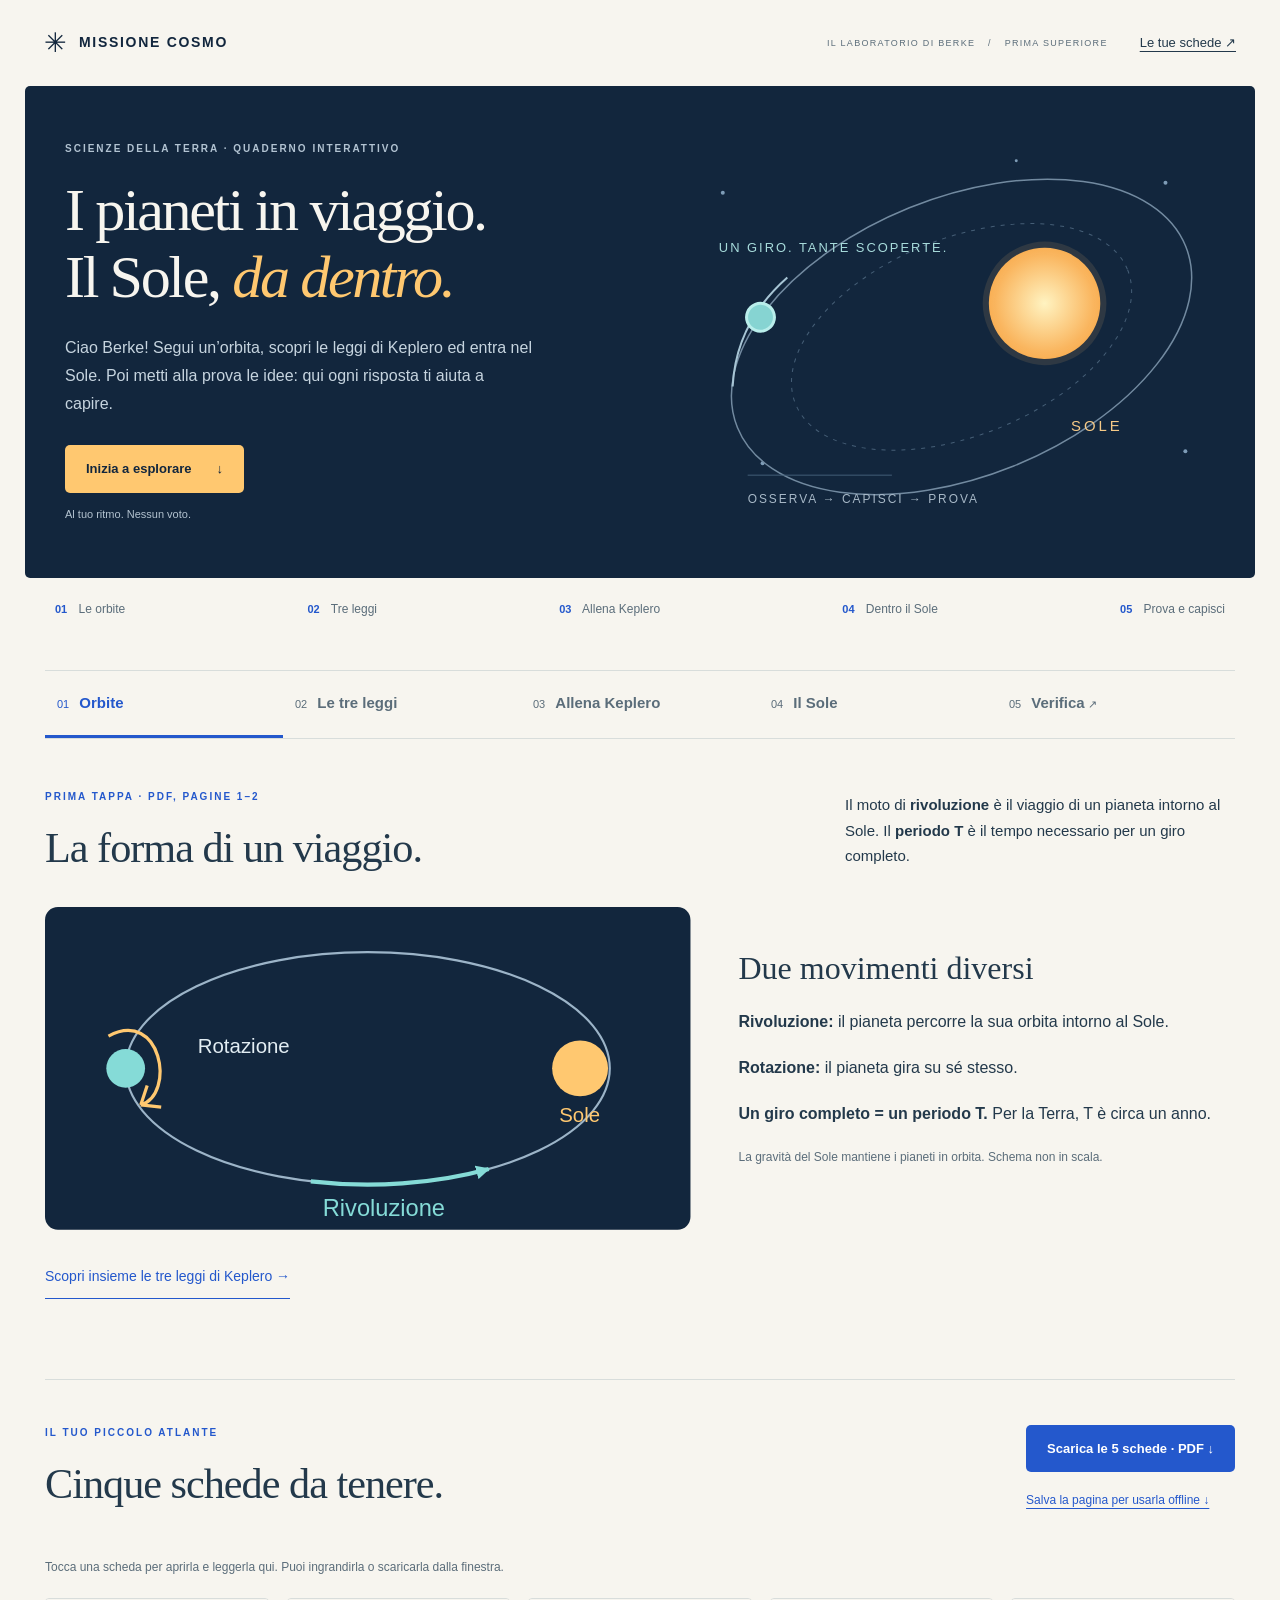
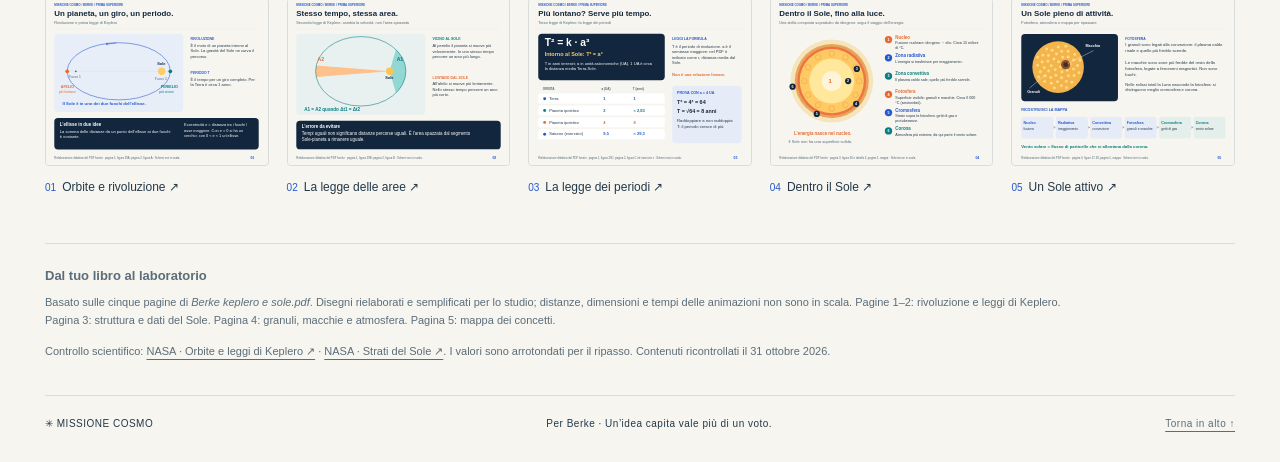
<file: missione-cosmo-offline.html>
<!doctype html>
<html lang="it" data-offline="true">
<head>
<meta charset="utf-8"><meta name="viewport" content="width=device-width,initial-scale=1">
<meta name="theme-color" content="#12263d">
<title>Missione Cosmo · Il laboratorio di Berke</title>
<meta name="description" content="Esplora le orbite, le tre leggi di Keplero e la struttura del Sole. Schemi interattivi, 18 problemi sulle leggi di Keplero e verifica con spiegazioni, senza voto.">
<style>:root{--navy:#12263d;--ink:#23394b;--muted:#5b6d7a;--paper:#f7f5ef;--blue:#2458cc;--teal:#087d83;--orange:#b94e1e;--line:#d8dddb;--white:#fff;--gold:#ffc870}*{box-sizing:border-box}html{scroll-behavior:smooth;scroll-padding-top:90px}body{margin:0;background:var(--paper);color:var(--ink);font-size:16px;font-family:-apple-system,BlinkMacSystemFont,"Segoe UI",sans-serif;line-height:1.65}button,input,select{font:inherit}button,a,input,select{-webkit-tap-highlight-color:transparent}button,a{touch-action:manipulation}button{cursor:pointer}a{color:var(--blue);text-underline-offset:4px}button:focus-visible,a:focus-visible,input:focus-visible,select:focus-visible,summary:focus-visible{outline:3px solid #c96613;outline-offset:5px}button:disabled{cursor:default}button{border:0}svg{display:block;width:100%;overflow:visible}svg text{font-family:inherit}p{margin:0 0 20px}h1,h2,h3{line-height:1.12;margin:0}h1,h2,.explainer h3,.period-section h3,.activity h3{font-family:Georgia,"Times New Roman",serif;font-weight:400}h2{font-size:clamp(32px,3.3vw,48px);letter-spacing:-1px}h3{font-size:24px}strong{font-weight:650}.topbar{height:86px;display:flex;align-items:center;gap:32px;max-width:1350px;margin:auto;padding:0 44px}.brand{font-size:27px;text-decoration:none;color:var(--navy);display:flex;align-items:center;gap:12px}.brand span{font-size:14px;letter-spacing:1.7px;font-weight:750}.edition{font-size:10px;letter-spacing:1.3px;color:var(--muted);margin-left:auto}.edition span{margin:0 9px}.toplink{color:var(--ink);font-size:13px}.hero{max-width:1320px;min-height:485px;margin:0 auto;background:var(--navy);border-radius:5px;display:grid;grid-template-columns:1.15fr 1fr;color:#f7f5ef;overflow:hidden;position:relative}.hero-copy{padding:55px 0 55px 60px;position:relative;z-index:1}.eyebrow{display:block;font-size:10px;letter-spacing:2px;font-weight:700;margin-bottom:18px;color:#b2c3d2}.eyebrow.blue{color:var(--blue)}h1{font-size:clamp(36px,4.7vw,66px);letter-spacing:-2.4px;margin-bottom:24px}h1 em{color:var(--gold);font-weight:400}.hero-copy p{max-width:470px;color:#c6d4df;font-size:16px;line-height:1.75;margin-bottom:27px}.button{display:inline-flex;align-items:center;justify-content:center;gap:25px;border-radius:5px;padding:13px 21px;text-decoration:none;font-size:13px;font-weight:650;transition:transform .15s,background .15s}.button:hover{transform:translateY(-2px)}.warm{background:var(--gold);color:var(--navy)}.hero-note{font-size:11px;color:#b3c3d0;display:inline-block;margin-left:17px}.hero-art{align-self:center;margin:0 15px 0 0}.hero-art svg{max-height:450px}.route{max-width:1200px;margin:22px auto 50px;padding:0 10px;display:flex;gap:25px;justify-content:space-between;font-size:12px;color:var(--muted)}.route b{color:var(--blue);font-size:11px;margin-right:8px}.lab,.resources,.sources{max-width:1200px;margin:auto}.tabs{display:flex;position:sticky;top:0;z-index:5;border-block:1px solid var(--line);background:rgba(247,245,239,.97);margin-bottom:50px}.tabs button{flex:1;color:var(--muted);background:none;text-align:left;padding:20px 22px;border-bottom:3px solid transparent;font-size:11px}.tabs button span{margin-left:16px;font-size:15px;font-weight:600}.tabs button[aria-pressed=true]{color:var(--blue);border-bottom-color:var(--blue)}.tabs button:hover{background:#ecefeb}.panel[hidden]{display:none}.section-heading{display:flex;justify-content:space-between;gap:50px;align-items:flex-start;margin:0 0 36px}.section-heading p{max-width:440px;font-size:15px;line-height:1.7;margin:3px 0 0}.split{display:grid;grid-template-columns:1.42fr 1fr;gap:50px;align-items:center}.diagram{padding:22px;border-radius:10px}.dark{background:var(--navy);color:#e2edf3}.light{background:#e6efed}.diagram-top{display:flex;align-items:center;justify-content:space-between;gap:8px;font-size:10px;font-weight:600;letter-spacing:1px}.pill{font-size:9px;letter-spacing:0;border:1px solid #748696;border-radius:30px;padding:3px 8px;white-space:nowrap}.light .pill{border-color:#8da7a7}.diagram-controls{display:flex;align-items:center;gap:16px;min-height:48px}.outline-light{background:transparent;color:#eff8ff;border:1px solid #8ca4b7;border-radius:4px;padding:9px 13px;font-size:12px;white-space:nowrap}.small{font-size:12px;line-height:1.65;color:var(--muted)}.dark .small{color:#b6cad8}.explainer h3,.period-section h3,.activity h3{font-size:36px;margin-bottom:22px;letter-spacing:-.5px}.law-number{font-family:Georgia,serif;display:block;color:var(--blue);font-size:30px;line-height:1;margin:0 0 15px}.mini-facts{border-block:1px solid var(--line);margin:20px 0;padding:13px 0;display:grid;grid-template-columns:1fr 1fr;gap:15px;font-size:13px}.mini-facts b,.mini-facts span{display:block}.mini-facts b{color:var(--blue);font-size:15px}.slider-label{display:flex;justify-content:space-between;gap:10px;font-weight:600;font-size:13px;margin:16px 0 8px}.slider-label output{color:var(--blue);white-space:nowrap}input[type=range]{width:100%;accent-color:var(--blue);height:22px;cursor:pointer}.note-grid{display:grid;grid-template-columns:1fr 1fr;gap:45px;margin:35px 0 10px}.note-grid article{border-top:1px solid var(--line);padding:25px 0 0;display:grid;grid-template-columns:85px 1fr;column-gap:20px}.note-grid h3{font-size:18px;margin-bottom:10px}.note-grid p{grid-column:2;font-size:14px;color:var(--muted)}.note-icon{grid-row:1/3;color:var(--blue);font-size:28px;font-family:Georgia,serif}.text-next{display:block;background:none;border-bottom:1px solid var(--blue);color:var(--blue);padding:10px 0;font-size:14px;margin:25px 0 0}.callout{padding:18px 20px;border-radius:5px;background:#e5eaf4;font-size:14px}.teal-callout{background:#e1ece8;color:#096b6e}.teal-text{color:var(--teal)}.diagram-caption{font-size:13px;text-align:center;margin:4px 0 0}.caption-gap{margin-left:35px}.dot{width:8px;height:8px;border-radius:50%;display:inline-block;margin-right:6px}.teal{background:var(--teal)}.period-section{display:grid;grid-template-columns:1fr 1.1fr;gap:90px;margin:65px 0 20px;padding-top:50px;border-top:1px solid var(--line)}.formula{font-size:40px;font-family:Georgia,serif;color:var(--blue);margin:15px 0}.period-tool{padding:30px 36px;background:#e7ecf5;border-radius:10px}.period-result{text-align:center;margin:20px 0}.period-result span,.period-result b{display:block;font-size:13px;font-weight:500}.period-result output{display:block;font-size:65px;line-height:1.3;color:var(--blue);font-family:Georgia,serif}.period-tool #period-calc{text-align:center}.preset-row{display:flex;gap:8px;flex-wrap:wrap}.preset-row button{background:white;color:var(--blue);padding:8px 10px;border-radius:4px;font-size:11px}.detail{font-size:13px;border-block:1px solid var(--line);padding:16px 0;margin:30px 0}.detail summary{cursor:pointer;color:var(--muted);font-weight:600}.detail p{margin:15px 0 0;max-width:900px}.sun-layout{grid-template-columns:1.12fr 1fr;gap:50px}.layer-buttons{display:grid;grid-template-columns:1fr 1fr;gap:8px}.layer-buttons button{background:#e8e9e4;border:1px solid transparent;border-radius:5px;color:var(--ink);text-align:left;padding:11px 12px;font-size:13px}.layer-buttons button span{font-size:11px;display:inline-grid;place-items:center;width:22px;height:22px;border-radius:50%;background:white;color:var(--blue);margin-right:9px}.layer-buttons button[aria-pressed=true]{background:var(--navy);color:white}.layer-detail{padding:24px 0;min-height:193px}.layer-detail h3{font:28px Georgia,serif;margin-bottom:10px}.layer-detail p{font-size:14px;margin:0 0 10px}.layer-tag{font-size:10px;text-transform:uppercase;letter-spacing:1.2px;color:var(--blue)}.primary{background:var(--blue);color:#fff}.solar-facts{display:flex;justify-content:space-between;gap:20px;margin:35px 0 50px;padding:25px 0;border-block:1px solid var(--line)}.solar-facts b{font:30px Georgia,serif;color:var(--orange);display:block}.solar-facts span{display:block;font-size:12px;color:var(--muted)}.activity{display:grid;grid-template-columns:1.2fr 1fr;gap:70px;align-items:center}.activity>div>p{font-size:14px}.feature-buttons{display:flex;flex-wrap:wrap;gap:8px;margin:15px 0}.feature-buttons button{border:1px solid #bdc9c8;background:none;padding:7px 12px;border-radius:30px;font-size:12px;color:var(--ink)}.feature-buttons button[aria-pressed=true]{background:var(--teal);color:white;border-color:var(--teal)}.memory-map{margin:45px 0 0}.memory-map h3{font-size:18px;margin-bottom:20px}.memory-map>div{display:grid;grid-template-columns:repeat(6,1fr);gap:10px}.map-item{background:#e7ecf5;padding:17px 12px;border-radius:5px;font-size:11px}.map-item b{display:block;color:var(--blue);font-size:13px;margin-bottom:5px}.quiz-toolbar{display:flex;align-items:center;gap:15px;margin-bottom:25px;font-size:13px}.quiz-toolbar select{border:1px solid #bcc8cb;border-radius:4px;background:white;color:var(--ink);padding:8px 12px;max-width:100%}.quiet{background:transparent;color:var(--blue);font-size:12px;padding:10px 0;text-decoration:underline;text-underline-offset:4px}.quiz-toolbar .quiet{margin-left:auto}.quiz-card{background:#fff;border:1px solid #d9deda;border-radius:10px;padding:40px 55px;max-width:900px;margin:0 auto;box-shadow:0 12px 35px #12263d05}.quiz-progress{font-size:11px;color:var(--muted);letter-spacing:1px;display:flex;justify-content:space-between;gap:10px}.progress-track{height:3px;background:#e6ebe9;margin:17px 0 30px}.progress-fill{height:3px;background:var(--blue)}.quiz-card h3{font:30px/1.3 Georgia,serif;margin:5px 0 25px}.quiz-options{display:grid;gap:10px}.quiz-option{display:flex;align-items:center;gap:15px;text-align:left;background:var(--paper);padding:15px 18px;border:1px solid #e0e3dc;border-radius:6px;color:var(--ink);font-size:14px}.quiz-option .letter{border:1px solid #bac8c8;border-radius:50%;width:28px;height:28px;flex-shrink:0;display:grid;place-items:center;font-size:11px}.quiz-option:hover:enabled{background:#e7edf8;border-color:var(--blue)}.quiz-option.chosen{border:2px solid var(--orange);background:#fff1e7}.quiz-option.correct{border:2px solid var(--teal);background:#e7f3ed}.quiz-feedback{margin-top:22px;padding:20px;background:#e8f3ed;border-left:4px solid var(--teal);border-radius:4px;font-size:14px}.quiz-feedback.wrong{background:#fff1e7;border-color:var(--orange)}.quiz-feedback b{display:block;margin-bottom:7px}.quiz-feedback p{margin:0 0 8px}.quiz-feedback p:last-child{margin:0}.quiz-actions{margin-top:22px;display:flex;gap:25px;align-items:center}.quiz-hint{color:var(--muted);font-size:12px;margin-top:20px}.summary-topics{display:flex;flex-wrap:wrap;gap:8px;margin:20px 0}.summary-topics button{background:#e6ecf7;color:var(--blue);padding:9px 14px;border-radius:5px;font-size:13px}.resources{margin-top:80px;border-top:1px solid var(--line);padding-top:45px}.resource-actions{display:flex;flex-direction:column;align-items:flex-start;gap:6px}.sheet-grid{display:grid;grid-template-columns:repeat(5,1fr);gap:18px}.sheet-card{color:var(--ink);text-decoration:none;font-size:12px}.sheet-card img{width:100%;display:block;aspect-ratio:4/3;border:1px solid var(--line);border-radius:4px;object-fit:contain;margin-bottom:12px;transition:transform .2s}.sheet-card:hover img{transform:translateY(-4px)}.sheet-card span{color:var(--blue);margin-right:6px;font-size:10px}.sources{font-size:11px;color:var(--muted);border-top:1px solid var(--line);margin-top:45px;padding-top:25px}.sources h3{font-size:13px;margin-bottom:10px}.sources p{margin-bottom:12px;max-width:1050px}.sources a{color:var(--muted)}footer{max-width:1200px;display:flex;justify-content:space-between;gap:20px;margin:35px auto 0;padding:20px 0 30px;font-size:10px;letter-spacing:.5px;border-top:1px solid var(--line)}footer a{color:var(--muted)}.skip{position:fixed;top:-100px;left:20px;z-index:20;background:white;padding:10px}.skip:focus{top:10px}@media(min-width:1600px){.hero{min-height:520px}.hero-copy{padding-top:65px}}@media(max-width:1280px){.hero{margin:0 25px}.lab,.resources,.sources,footer,.route{margin-left:45px;margin-right:45px}.hero-copy{padding-left:40px}.split{gap:32px}.hero-note{display:block;margin:12px 0 0}.edition{font-size:9px}.section-heading{gap:30px}.section-heading p{max-width:390px}.period-section{gap:50px}}@media(max-width:860px){.edition{display:none}.topbar{height:70px;padding:0 25px}.toplink{margin-left:auto}.hero{min-height:420px;grid-template-columns:1.25fr 1fr}.hero-copy{padding:35px 0 35px 30px}.hero-art{margin-right:-65px}h1{font-size:43px}.hero-copy p{font-size:14px}.eyebrow{font-size:9px}.route{margin-bottom:30px;font-size:10px;gap:5px}.lab,.resources,.sources,footer,.route{margin-left:25px;margin-right:25px}.section-heading p{max-width:310px;font-size:13px}.split,.sun-layout{grid-template-columns:1fr;gap:30px}.explainer{display:grid;grid-template-columns:1fr 1fr;gap:0 30px}.explainer .law-number{grid-column:1/-1}.explainer h3{grid-row:2/4}.explainer>p{font-size:14px}.explainer .mini-facts,.explainer .slider-label,.explainer>input,.explainer>.small,.explainer .callout{grid-column:2}.explainer .mini-facts{margin-top:0}.explainer h3{font-size:34px}.diagram svg{max-height:420px}.period-section{gap:35px}.period-tool{padding:25px}.period-section h3{font-size:32px}.note-grid{gap:25px}.note-grid article{grid-template-columns:50px 1fr;column-gap:10px}.note-icon{font-size:23px}.activity{gap:30px}.sheet-grid{grid-template-columns:repeat(3,1fr)}.memory-map>div{grid-template-columns:repeat(3,1fr)}.quiz-card{padding:30px}.quiz-toolbar{flex-wrap:wrap}.quiz-toolbar label{width:100%}.resources .section-heading{display:block}.resource-actions{margin-top:20px}.tabs{margin-bottom:35px}.tabs button{padding:17px 12px}.tabs button span{margin-left:8px}}@media(max-width:570px){html{scroll-padding-top:76px}.topbar{padding:0 18px}.brand{font-size:24px;gap:8px}.brand span{font-size:11px}.toplink{font-size:11px}.hero{margin:0 12px;display:block}.hero-copy{padding:30px 24px 25px}.hero-art{margin:-25px 0 -15px 30px;height:230px;overflow:hidden}.hero-art svg{height:290px;width:100%;margin-top:-30px}.hero-copy p{font-size:14px;max-width:none}h1{font-size:42px;letter-spacing:-1.7px}.hero .eyebrow{font-size:8px;letter-spacing:1.4px}.hero-note{display:inline;margin-left:10px;font-size:9px}.hero .button{padding:11px 15px;gap:18px}.lab,.resources,.sources,footer,.route{margin-left:18px;margin-right:18px}.route{display:grid;grid-template-columns:1fr 1fr;gap:8px;margin-top:20px}.section-heading{display:block}.section-heading p{margin-top:20px;max-width:none;font-size:14px}h2{font-size:33px}.tabs button{padding:15px 6px;font-size:9px}.tabs button span{display:block;font-size:12px;margin:2px 0 0}.tabs button:last-child{position:relative}.diagram{padding:16px 10px}.diagram-top{font-size:8px;letter-spacing:.5px}.pill{font-size:8px}.diagram-controls{gap:10px}.diagram-controls .small{font-size:9px}.outline-light{font-size:10px;padding:8px}.explainer{display:block}.explainer h3{font-size:32px}.explainer>p{font-size:15px}.explainer .mini-facts{margin:20px 0}.note-grid{grid-template-columns:1fr;gap:15px}.note-grid article{padding-top:20px}.note-grid p{margin-bottom:5px}.period-section{grid-template-columns:1fr;gap:20px;margin-top:35px;padding-top:30px}.period-tool{padding:25px}.activity{grid-template-columns:1fr;gap:0}.activity svg{max-height:300px}.solar-facts{display:grid;grid-template-columns:1fr;gap:18px;margin-bottom:35px}.solar-facts b{font-size:28px}.solar-facts>div{display:flex;justify-content:space-between;gap:20px;align-items:center}.solar-facts span{max-width:130px;font-size:10px}.memory-map>div{grid-template-columns:1fr 1fr}.layer-buttons button{font-size:12px;padding:10px 8px}.layer-detail{min-height:200px}.quiz-toolbar select{width:100%;font-size:13px}.quiz-toolbar .quiet{margin-left:0}.quiz-card{padding:24px 18px}.quiz-card h3{font-size:25px}.quiz-option{font-size:13px;padding:13px 12px;gap:11px}.quiz-progress{font-size:9px;letter-spacing:.3px}.quiz-actions{gap:20px}.quiz-feedback{padding:16px;font-size:13px}.sheet-grid{grid-template-columns:1fr 1fr;gap:20px 14px}.resources{margin-top:50px;padding-top:30px}.resources h2{font-size:31px}.resources .button{font-size:12px}.sheet-card{font-size:11px}footer{flex-wrap:wrap}footer span:nth-child(2){order:3;width:100%}.small{font-size:12px}}@media(prefers-reduced-motion:reduce){html{scroll-behavior:auto}*,*:before,*:after{animation:none!important;transition:none!important}}@media print{.topbar,.hero,.route,.tabs,.text-next,.diagram-controls,.quiz-toolbar,#verifica,.resource-actions,.sources,footer,.feature-buttons,.detail{display:none!important}.panel[hidden]{display:block!important}.lab,.resources{margin:0}.section-heading,.split,.period-section,.activity{break-inside:avoid}.panel{break-before:page}.diagram{print-color-adjust:exact;-webkit-print-color-adjust:exact}.resources{break-before:page}.sheet-grid{grid-template-columns:1fr 1fr}}

.motion-intro{display:grid;grid-template-columns:1.3fr 1fr;gap:48px;align-items:center}.motion-intro h3{font:32px Georgia,serif;margin-bottom:22px}.law-overview{display:grid;grid-template-columns:repeat(3,1fr);gap:16px;margin-bottom:36px}.law-overview a{padding:20px;background:#e7ecf5;border-radius:7px;text-decoration:none;color:var(--ink)}.law-overview b{display:block;color:var(--blue);font-size:18px}.law-overview span{font-size:13px}.law-block{scroll-margin-top:100px;border-top:1px solid var(--line);padding-top:32px;margin-top:36px}.law-block .period-section{margin-top:0;padding-top:0;border:0}.law-number{font-size:20px;letter-spacing:.5px}.ellipse-note{grid-template-columns:1fr;margin-bottom:0}.ellipse-note article:first-child{display:none}.ellipse-note article:last-child{grid-template-columns:85px 1fr}.ellipse-note p{max-width:850px}.no-script{padding:20px;background:#fff1e7}.quiz-progress{flex-wrap:wrap}button,input[type=range],select{min-height:44px}.quiz-actions{flex-wrap:wrap}.law-overview a:focus-visible{outline:3px solid #c96613;outline-offset:4px}.panel h2:focus,.quiz-card h3:focus{outline:2px solid var(--blue);outline-offset:8px}.law-block h3{scroll-margin-top:110px}@media(max-width:860px){.motion-intro{grid-template-columns:1fr;gap:25px}}@media(max-width:570px){.law-overview{grid-template-columns:1fr;gap:8px}.law-overview a{padding:13px 16px}.law-overview b{font-size:16px}.law-overview span{font-size:13px}.law-number{font-size:17px}.quiz-progress{font-size:11px}.ellipse-note article:last-child{grid-template-columns:50px 1fr}.diagram-top{flex-wrap:wrap}.diagram-controls{flex-wrap:wrap}.diagram-controls .small{font-size:12px}.preset-row button,.feature-buttons button{font-size:12px}}@media print{.law-overview{display:none}.law-block{break-inside:auto}.law-block .split{break-inside:avoid}.motion-intro{break-inside:avoid}}

.kp-intro{max-width:900px;margin:0 auto 30px;padding:22px 26px;background:#e6efed;border-radius:8px}.kp-intro p:last-child{margin-bottom:0}.kp-card{max-width:980px}.kp-card h3{margin-top:24px}.kp-card h4{font-size:16px;margin:20px 0 8px}.kp-card ol{padding-left:24px;margin:8px 0 20px}.kp-card li{margin:7px 0}.kp-figure{max-width:550px;margin:0 auto 20px;background:#e6efed;border-radius:8px;padding:18px}.kp-figure svg{max-height:300px;color:var(--ink)}.kp-figure svg text{font-size:20px;fill:var(--ink)}.kp-figure figcaption{font-size:12px;color:var(--muted);margin-top:8px}.kp-table{width:100%;border-collapse:collapse;font-size:14px;text-align:center}.kp-table caption{font-size:12px;margin-bottom:10px;text-align:left}.kp-table th,.kp-table td{padding:10px;border-bottom:1px solid var(--line)}.kp-table thead{background:#e6efed}.kp-table-wrap{margin-bottom:24px}.kp-hint{margin:0 0 20px;border:1px solid #bdc9c8;border-radius:6px;padding:12px 16px;font-size:14px}.kp-hint summary{cursor:pointer;min-height:30px;color:var(--blue);font-weight:600}.kp-hint p{margin:12px 0 0}.kp-input-row{display:flex;gap:12px;align-items:center;flex-wrap:wrap;margin-top:10px}.kp-input-row input{width:150px;max-width:100%;padding:10px;border:1px solid #8da7a7;border-radius:5px;color:var(--ink);background:#fff;font-size:18px}.kp-input-row input[aria-invalid=true]{border:2px solid var(--orange)}.kp-validation{font-size:13px;color:#9b3d18;min-height:24px;margin:10px 0 0}.kp-nav{display:flex;justify-content:space-between;gap:20px;flex-wrap:wrap;margin-top:22px}.kp-nav button:disabled{color:var(--muted);text-decoration:none;opacity:.7}.kp-oral{border-top:1px solid #b7c9c3;padding-top:14px;margin-top:20px!important}.kp-takeaways{padding:20px;background:#e6efed;border-radius:7px;margin-bottom:22px}.kp-takeaways p:last-child{margin-bottom:0}.route{flex-wrap:wrap}.tabs button{padding-inline:12px}.tabs button span{margin-left:7px}@media(max-width:570px){.tabs{display:grid;grid-template-columns:repeat(6,1fr)}.tabs button{grid-column:span 2;padding:8px 4px;min-height:58px}.tabs button:nth-child(n+4){grid-column:span 3}.route{grid-template-columns:1fr 1fr}.kp-card{padding:22px 16px}.kp-intro{padding:18px}.kp-figure{padding:10px}.kp-table th,.kp-table td{padding:8px 4px}.kp-input-row input{width:130px}.kp-input-row .button{width:100%;margin-top:5px}.kp-card .quiz-progress{display:block}.kp-card .quiz-progress span{display:block;margin-bottom:5px}.law-block{scroll-margin-top:160px}html{scroll-padding-top:150px}}@media print{#esercizi{display:none!important}}

#kp-question-title,#kp-end-title,#kp-feedback{scroll-margin-top:95px}@media(max-width:570px){#kp-question-title,#kp-end-title,#kp-feedback{scroll-margin-top:155px}}

button.sheet-card{background:transparent;padding:0;text-align:left;line-height:1.65}.sheet-card:focus-visible{outline-offset:7px}.sheet-open{overflow:hidden}.sheet-dialog{width:min(1120px,calc(100vw - 32px));max-width:none;max-height:92vh;max-height:92dvh;padding:0;border:0;border-radius:12px;background:var(--paper);color:var(--ink);box-shadow:0 20px 100px #0006;overflow:hidden}.sheet-dialog::backdrop{background:#081321c9}.sheet-dialog-header{display:flex;align-items:center;justify-content:space-between;gap:20px;padding:18px 24px;border-bottom:1px solid var(--line)}.sheet-dialog-header .eyebrow{margin-bottom:6px}.sheet-dialog-header h3{font:26px/1.15 Georgia,serif}.sheet-close{padding:10px 14px;background:#e5eaf4;color:var(--navy);border-radius:5px;white-space:nowrap}.sheet-viewer{overflow:auto;max-height:calc(92vh - 190px);max-height:calc(92dvh - 190px);background:#fff;overscroll-behavior:contain;outline-offset:-4px}.sheet-viewer img{display:block;width:100%;height:auto;max-height:calc(92vh - 190px);max-height:calc(92dvh - 190px);object-fit:contain;margin:auto}.sheet-viewer.zoomed img{width:1400px;max-width:none;max-height:none}.sheet-dialog-actions{display:flex;justify-content:space-between;align-items:center;gap:20px;padding:14px 24px;border-top:1px solid var(--line)}.sheet-paging,.sheet-tools{display:flex;align-items:center;gap:24px}.sheet-paging button:disabled{color:var(--muted);text-decoration:none;cursor:default}.sheet-tools .button{padding:10px 16px}.sheet-viewer:focus-visible{outline:3px solid #c96613}@media(max-width:570px){.sheet-dialog{width:calc(100vw - 16px);border-radius:8px}.sheet-dialog-header{padding:14px;gap:12px}.sheet-dialog-header h3{font-size:22px}.sheet-dialog-header .eyebrow{font-size:9px;letter-spacing:1px}.sheet-close{font-size:12px;padding:8px 11px}.sheet-dialog-actions{padding:10px 14px;display:block}.sheet-paging{justify-content:space-between}.sheet-tools{justify-content:space-between;gap:12px}.sheet-tools .button{font-size:12px}.sheet-viewer,.sheet-viewer img{max-height:calc(92vh - 225px);max-height:calc(92dvh - 225px)}}
</style>
</head>
<body>
<noscript><p class="no-script">Per usare le schede interattive e la verifica, attiva JavaScript nel browser. Puoi comunque scaricare le schede PDF nella sezione in fondo alla pagina.</p></noscript>
<a class="skip" href="#laboratorio">Vai al laboratorio</a>
<header class="topbar"><a class="brand" href="#">✳ <span>MISSIONE COSMO</span></a><span class="edition">IL LABORATORIO DI BERKE <span> / </span> PRIMA SUPERIORE</span><a class="toplink" href="#schede">Le tue schede ↗</a></header>
<main>
<section class="hero" aria-labelledby="title">
<div class="hero-copy"><span class="eyebrow">SCIENZE DELLA TERRA · QUADERNO INTERATTIVO</span><h1 id="title">I pianeti in viaggio.<br>Il Sole, <em>da dentro.</em></h1><p>Ciao Berke! Segui un’orbita, scopri le leggi di Keplero ed entra nel Sole. Poi metti alla prova le idee: qui ogni risposta ti aiuta a capire.</p><a class="button warm" href="#laboratorio">Inizia a esplorare <span>↓</span></a><span class="hero-note">Al tuo ritmo. Nessun voto.</span></div>
<div class="hero-art" aria-hidden="true"><svg viewBox="0 0 560 420"><defs><radialGradient id="heroSun"><stop stop-color="#fff3c1"/><stop offset="1" stop-color="#f9ad51"/></radialGradient></defs><g fill="#7e9cb7"><circle cx="40" cy="70" r="2"/><circle cx="485" cy="60" r="2"/><circle cx="505" cy="330" r="2"/><circle cx="80" cy="342" r="2"/><circle cx="335" cy="38" r="1.5"/></g><g transform="rotate(-22 280 215)" fill="none"><ellipse cx="280" cy="215" rx="243" ry="140" stroke="#728aa0" stroke-width="1.5"/><ellipse cx="280" cy="215" rx="180" ry="99" stroke="#455e76" stroke-dasharray="4 6"/><path d="M 48 175 Q 75 117 140 94" stroke="#a7c5d5" stroke-width="2"/><circle cx="370" cy="215" r="56" fill="url(#heroSun)" stroke="#f6ba6d" stroke-width="12" stroke-opacity=".12"/><circle cx="100" cy="121" r="14" fill="#86d4d2" stroke="#b9eeeb" stroke-width="3"/></g><text x="390" y="310" fill="#f5c987" font-size="15" letter-spacing="3">SOLE</text><text x="36" y="130" fill="#a7dbdb" font-size="13" letter-spacing="2">UN GIRO. TANTE SCOPERTE.</text><path d="M 65 354 H 210" stroke="#435e77"/><text x="65" y="382" fill="#a8b9c8" font-size="12" letter-spacing="2">OSSERVA → CAPISCI → PROVA</text></svg></div>
</section>
<div class="route"><span><b>01</b> Le orbite</span><span><b>02</b> Tre leggi</span><span><b>03</b> Allena Keplero</span><span><b>04</b> Dentro il Sole</span><span><b>05</b> Prova e capisci</span></div>
<section id="laboratorio" class="lab" aria-label="Laboratorio di astronomia">
<nav class="tabs" aria-label="Scegli un argomento"><button data-tab="orbite" aria-pressed="true">01 <span>Orbite</span></button><button data-tab="keplero" aria-pressed="false">02 <span>Le tre leggi</span></button><button data-tab="esercizi" aria-pressed="false">03 <span>Allena Keplero</span></button><button data-tab="sole" aria-pressed="false">04 <span>Il Sole</span></button><button data-tab="verifica" aria-pressed="false">05 <span>Verifica</span> ↗</button></nav>
<section id="orbite" class="panel" aria-labelledby="orbite-title">
<div class="section-heading"><div><span class="eyebrow blue">PRIMA TAPPA · PDF, PAGINE 1–2</span><h2 id="orbite-title">La forma di un viaggio.</h2></div><p>Il moto di <strong>rivoluzione</strong> è il viaggio di un pianeta intorno al Sole. Il <strong>periodo T</strong> è il tempo necessario per un giro completo.</p></div>
<div class="motion-intro"><svg viewBox="0 0 600 300" role="img" aria-labelledby="motion-title motion-desc"><title id="motion-title">Rivoluzione e rotazione</title><desc id="motion-desc">Un pianeta percorre un’orbita intorno al Sole e ruota anche su sé stesso. Le due frecce rappresentano movimenti diversi.</desc><rect width="600" height="300" rx="12" fill="#12263d"/><ellipse cx="300" cy="150" rx="225" ry="108" fill="none" stroke="#9cb4c8" stroke-width="2"/><defs><marker id="motion-revolution-arrow" viewBox="0 0 10 10" refX="9" refY="5" markerWidth="13" markerHeight="13" markerUnits="userSpaceOnUse" orient="auto"><path d="M0 0 L10 5 L0 10 Z" fill="#85dbd7"/></marker></defs><g id="motion-revolution"><path d="M247.1 255 A225 108 0 0 0 412.5 243.53" fill="none" stroke="#85dbd7" stroke-width="4" marker-end="url(#motion-revolution-arrow)"/><text x="315" y="287" text-anchor="middle" fill="#85dbd7" font-size="22">Rivoluzione</text></g><circle cx="497.4" cy="150" r="26" fill="#ffc870"/><text x="478" y="200" fill="#ffc870" font-size="19">Sole</text><circle cx="75" cy="150" r="18" fill="#85dbd7"/><path d="M59 120 C108 94 122 174 89 184 M89 184 L95 166 M89 184 L108 186" fill="none" stroke="#ffc870" stroke-width="3"/><text x="142" y="136" fill="#e2edf3" font-size="19">Rotazione</text></svg><div><h3>Due movimenti diversi</h3><p><strong>Rivoluzione:</strong> il pianeta percorre la sua orbita intorno al Sole.</p><p><strong>Rotazione:</strong> il pianeta gira su sé stesso.</p><p><strong>Un giro completo = un periodo T.</strong> Per la Terra, T è circa un anno.</p><p class="small">La gravità del Sole mantiene i pianeti in orbita. Schema non in scala.</p></div></div>
<button class="text-next" data-go="keplero">Scopri insieme le tre leggi di Keplero →</button>
</section>
<section id="keplero" class="panel" hidden aria-labelledby="keplero-title">
<div class="section-heading"><div><span class="eyebrow blue">SECONDA TAPPA · PDF, PAGINE 1–2</span><h2 id="keplero-title">Le tre leggi di Keplero</h2></div><p><strong>I → forma</strong> dell’orbita.<br><strong>II → velocità</strong> lungo l’orbita.<br><strong>III → periodo</strong> e distanza dal Sole.</p></div>
<nav class="law-overview" aria-label="Le tre leggi in breve"><a href="#legge-1"><b>I · Orbite</b><span>Ellissi, con il Sole in un fuoco.</span></a><a href="#legge-2"><b>II · Aree</b><span>Aree uguali in tempi uguali.</span></a><a href="#legge-3"><b>III · Periodi</b><span>T² = k · a³.</span></a></nav>
<article id="legge-1" class="law-block" aria-labelledby="legge-1-title"><div class="split orbit-layout"><div class="diagram dark"><div class="diagram-top"><span>IL TUO PIANETA IN ORBITA</span><span class="pill">Schema non in scala</span></div><svg id="orbit-svg" viewBox="0 0 700 540" role="img" aria-label="Orbita ellittica con Sole in un fuoco, perielio, afelio e pianeta in movimento"></svg><div class="diagram-controls"><button id="play" class="outline-light" aria-pressed="false">Avvia il pianeta ▶</button><span id="orbit-status" class="small">Osserva come cambia la distanza.</span></div></div>
<div class="explainer"><span class="law-number">I · PRIMA LEGGE</span><h3 id="legge-1-title">La legge delle orbite.</h3><p>Il Sole occupa <strong>uno dei due fuochi</strong>. Se e &gt; 0, il centro dell’ellisse e il Sole non coincidono. Se e = 0, l’orbita è un cerchio e i fuochi coincidono con il centro.</p><div class="mini-facts"><div><b>Perielio</b><span>Minima distanza dal Sole.</span></div><div><b>Afelio</b><span>Massima distanza dal Sole.</span></div></div><label class="slider-label" for="ecc">Cambia l’eccentricità <output id="ecc-value">e = 0,45</output></label><input id="ecc" type="range" min="0" max="0.75" step="0.05" value="0.45"><p class="small" id="ecc-note">Più e aumenta, più l’ellisse è allungata.</p></div></div>
<div class="note-grid ellipse-note"><article><span class="note-icon">↻</span><h3>Un giro = un periodo</h3><p>La Terra compie una rivoluzione in circa <strong>1 anno</strong>. La rotazione, invece, è il giro di un corpo su sé stesso.</p></article><article><span class="note-icon">F₁ + F₂</span><h3>Il segreto dell’ellisse</h3><p>Da qualunque punto dell’ellisse, la somma delle distanze dai due fuochi è costante. <strong>e = distanza tra i fuochi / asse maggiore.</strong></p></article></div>
</article>
<article id="legge-2" class="law-block" aria-labelledby="legge-2-title"><div class="split"><div class="diagram light"><div class="diagram-top"><span>II · LA LEGGE DELLE AREE</span><span class="pill">Tempi uguali</span></div><svg id="area-svg" viewBox="0 0 700 430" role="img" aria-label="Due settori di uguale area in intervalli di tempo uguali, vicino al perielio e all’afelio"></svg><p class="diagram-caption"><span class="dot teal"></span> A1 = A2 <span class="caption-gap">Δt1 = Δt2</span></p></div><div class="explainer"><span class="law-number teal-text">II · SECONDA LEGGE</span><h3 id="legge-2-title">La legge delle aree.</h3><p>Il segmento Sole-pianeta spazza <strong>aree uguali in tempi uguali</strong>. Le distanze percorse, invece, cambiano.</p><div class="callout teal-callout"><b>Al perielio → più veloce.</b><br>All’afelio → più lento.</div><label class="slider-label" for="dt">Allarga l’intervallo di tempo</label><input id="dt" type="range" min="0.2" max="0.8" step="0.1" value="0.5"><p class="small">I due settori cambiano insieme: le loro aree restano uguali.</p></div></div>
</article><article id="legge-3" class="law-block" aria-labelledby="legge-3-title"><div class="period-section"><div><span class="law-number">III · TERZA LEGGE</span><h3 id="legge-3-title">La legge dei periodi.</h3><p>Il quadrato del periodo è proporzionale al cubo del semiasse maggiore. Non basta raddoppiare la distanza per raddoppiare il periodo.</p><div class="formula" aria-label="T al quadrato uguale k per a al cubo">T² = k · a³</div><p class="small">T = periodo di rivoluzione; a = metà dell’asse maggiore dell’ellisse; k = costante di proporzionalità, uguale per i pianeti intorno al Sole nel modello di Keplero.</p><p class="small">Intorno al Sole, con T in anni e a in UA: <strong>T² ≈ a³</strong> (modello semplificato). Nel PDF questa misura è indicata con r e chiamata “distanza media dal Sole”: qui usiamo il semiasse maggiore a, la misura precisa della terza legge. Non è la distanza istantanea dal Sole. 1 UA ≈ distanza media Terra-Sole.</p></div><div class="period-tool"><span class="eyebrow blue">COSTRUISCI UN’ORBITA</span><label class="slider-label" for="distance">Semiasse maggiore a <output id="distance-value">2 UA</output></label><input id="distance" type="range" min="0.5" max="10" step="0.5" value="2"><div class="period-result"><span>Il suo periodo è</span><output id="period-value">2,83</output><b>anni terrestri</b></div><p id="period-calc" class="small">T = √(2³) ≈ 2,83 anni.</p><div class="preset-row"><button data-distance="1">Terra · 1 UA</button><button data-distance="4">Prova 4 UA</button><button data-distance="9.5">Saturno · 9,5 UA</button></div></div></div>
</article><details class="detail"><summary>Una piccola precisione sul disegno del PDF</summary><p>Nella figura C di pagina 2, un pianeta ipotetico a 2 UA è indicato a 120° dopo un anno terrestre. La formula dà T = √8 ≈ 2,83 anni e un avanzamento medio di circa 127°. Per il ripasso usa la relazione T² = a³: il disegno è una semplificazione.</p></details>
<button class="text-next" data-go="esercizi">Come possono chiedertelo? Allenati sulle tre leggi →</button>
</section>
<section id="esercizi" class="panel" hidden aria-labelledby="esercizi-title">
<div class="section-heading"><div><span class="eyebrow blue">TERZA TAPPA · COME PUÒ ESSERE CHIESTO IN VERIFICA</span><h2 id="esercizi-title">Keplero: domande e problemi</h2></div><p>Qui provi a <strong>usare le tre leggi</strong>. Leggi figure, riconosci errori e svolgi calcoli. Ogni risposta ti mostra come ragionare, senza un voto.</p></div>
<div class="kp-intro"><p><strong>18 esercizi · 6 per ogni legge.</strong> Scegli una risposta oppure scrivi un numero. Prova da solo; se serve, apri un indizio. Dopo la risposta trovi la soluzione passo per passo.</p><p class="small">I problemi riprendono anche gli esercizi a, b e c della pagina “Verificare le leggi di Keplero”: somma delle distanze dai fuochi, aree dei triangoli e periodo di Saturno. Gli altri esempi sono adattati per allenarti.</p></div>
<div class="quiz-toolbar"><label for="kp-filter">Quale legge vuoi allenare?</label><select id="kp-filter"><option value="all">Tutte e tre le leggi</option><option value="1">I · Orbite e fuochi</option><option value="2">II · Aree e velocità</option><option value="3">III · Periodi e calcoli</option></select><button id="kp-restart" class="quiet">Ricomincia gli esercizi</button></div>
<div id="kp-card" class="quiz-card kp-card"></div>
<button class="text-next" data-go="sole">Prosegui con la struttura del Sole →</button>
</section>
<section id="sole" class="panel" hidden aria-labelledby="sole-title">
<div class="section-heading"><div><span class="eyebrow blue">QUARTA TAPPA · PDF, PAGINE 3–5</span><h2 id="sole-title">Un viaggio verso il centro.</h2></div><p>Il Sole è una <strong>stella</strong>, formata soprattutto da idrogeno ed elio allo stato di plasma. Esplora i suoi strati dal nucleo alla corona.</p></div>
<div class="split sun-layout"><div class="diagram dark sun-diagram"><div class="diagram-top"><span>LA STRUTTURA DEL SOLE</span><span class="pill">Schema non in scala</span></div><svg id="sun-svg" viewBox="0 0 600 480" role="img" aria-label="Sezione schematica del Sole con sei strati numerati, dal nucleo alla corona"></svg><p class="diagram-caption">Scegli uno strato nei pulsanti a fianco.</p></div><div class="sun-info"><div id="layer-buttons" class="layer-buttons" aria-label="Strati del Sole"></div><article id="layer-detail" class="layer-detail" aria-live="polite"></article><button id="energy" class="button primary" aria-expanded="false" aria-controls="energy-path">Segui il viaggio dell’energia →</button><p id="energy-path" class="small" hidden>Nucleo: fusione → zona radiativa: irraggiamento → zona convettiva: convezione → fotosfera: luce che si irradia nello spazio.</p></div></div>
<div class="solar-facts"><div><b>1,4 milioni</b><span>di km di diametro, circa</span></div><div><b>15 milioni °C</b><span>nel nucleo, circa</span></div><div><b>5 500–6 000 °C</b><span>nella fotosfera, circa</span></div></div>
<div class="activity"><div><span class="eyebrow blue">UNA SUPERFICIE IN MOVIMENTO</span><h3>Granuli, macchie<br>e getti di gas.</h3><p>La fotosfera non è liscia. I granuli rivelano la convezione; le macchie sono zone più fredde, legate al campo magnetico.</p><div class="feature-buttons"><button data-feature="granuli" aria-pressed="true">Granuli</button><button data-feature="macchie" aria-pressed="false">Macchie</button><button data-feature="atmosfera" aria-pressed="false">Atmosfera</button><button data-feature="vento" aria-pressed="false">Vento solare</button></div><p id="feature-info" class="callout" aria-live="polite"></p></div><svg id="activity-svg" viewBox="0 0 480 380" role="img" aria-label="Schema dei fenomeni della fotosfera e dell’atmosfera solare"></svg></div>
<div class="memory-map"><h3>La mappa da ricordare</h3><div id="solar-map"></div></div>
<details class="detail"><summary>Come leggere lo schema rispetto al PDF</summary><p>Seguiamo i sei nomi della mappa di pagina 5. La fotosfera è la superficie visibile, senza essere solida; nelle classificazioni scientifiche è anche lo strato più basso dell’atmosfera solare. Tra cromosfera e corona esiste una sottile regione di transizione, omessa nella mappa del libro. Nel nucleo l’energia viene prodotta dalla fusione: la scritta “conduzione” nella figura 26 non indica la sua sorgente.</p></details>
<button class="text-next" data-go="verifica">Pronto a mettere insieme le idee? Vai alla verifica →</button>
</section>
<section id="verifica" class="panel" hidden aria-labelledby="verifica-title">
<div class="section-heading"><div><span class="eyebrow blue">QUINTA TAPPA · PROVA, LEGGI, RIPROVA</span><h2 id="verifica-title">Qui si impara, senza voto.</h2></div><p>Una domanda alla volta. Ogni risposta riceve una spiegazione. Se sbagli, scopri il punto da correggere e puoi riprovare.</p></div>
<div class="quiz-toolbar"><label for="quiz-topic">Cosa vuoi ripassare?</label><select id="quiz-topic"><option value="tutti">Tutto il percorso</option><option value="orbite">Moto dei pianeti</option><option value="keplero">Le tre leggi di Keplero</option><option value="sole">Struttura e attività del Sole</option></select><button id="restart" class="quiet">Ricomincia</button></div>
<div id="quiz" class="quiz-card"></div>
</section>
</section>
<section id="schede" class="resources"><div class="section-heading"><div><span class="eyebrow blue">IL TUO PICCOLO ATLANTE</span><h2>Cinque schede da tenere.</h2></div><div class="resource-actions"><a class="button primary" href="[data-uri]" download="Berke_Missione_Cosmo_5_schede.pdf">Scarica le 5 schede · PDF ↓</a><button id="offline-download" class="quiet">Salva la pagina per usarla offline ↓</button></div></div><p class="small">Tocca una scheda per aprirla e leggerla qui. Puoi ingrandirla o scaricarla dalla finestra.</p><div class="sheet-grid" id="sheet-grid"></div></section>
<section class="sources"><h3>Dal tuo libro al laboratorio</h3><p>Basato sulle cinque pagine di <cite>Berke keplero e sole.pdf</cite>. Disegni rielaborati e semplificati per lo studio; distanze, dimensioni e tempi delle animazioni non sono in scala. Pagine 1–2: rivoluzione e leggi di Keplero. Pagina 3: struttura e dati del Sole. Pagina 4: granuli, macchie e atmosfera. Pagina 5: mappa dei concetti.</p><p>Controllo scientifico: <a href="https://science.nasa.gov/solar-system/orbits-and-keplers-laws/" target="_blank" rel="noopener">NASA · Orbite e leggi di Keplero ↗</a> · <a href="https://science.nasa.gov/sun/facts/" target="_blank" rel="noopener">NASA · Strati del Sole ↗</a>. I valori sono arrotondati per il ripasso. Contenuti ricontrollati il 31 ottobre 2026.</p></section>
</main>
<footer><span>✳ MISSIONE COSMO</span><span>Per Berke · Un’idea capita vale più di un voto.</span><a href="#">Torna in alto ↑</a></footer>
<dialog id="sheet-dialog" class="sheet-dialog" aria-labelledby="sheet-dialog-title">
<div class="sheet-dialog-header"><div><span id="sheet-position" class="eyebrow blue"></span><h3 id="sheet-dialog-title"></h3></div><button id="sheet-close" type="button" class="sheet-close" aria-label="Chiudi la scheda" autofocus>Chiudi ×</button></div>
<div id="sheet-viewer" class="sheet-viewer" tabindex="0" aria-label="Immagine della scheda; usa le barre di scorrimento quando è ingrandita"><img id="sheet-image" alt=""></div>
<div class="sheet-dialog-actions"><div class="sheet-paging"><button id="sheet-prev" type="button" class="quiet" aria-label="Scheda precedente">← Precedente</button><button id="sheet-next" type="button" class="quiet" aria-label="Scheda successiva">Successiva →</button></div><div class="sheet-tools"><button id="sheet-zoom" type="button" class="quiet" aria-pressed="false">Ingrandisci</button><a id="sheet-download" class="button primary" download>Scarica SVG ↓</a></div></div>
</dialog>
<script>'use strict';
const $=id=>document.getElementById(id);
const fmt=(n,max=2)=>new Intl.NumberFormat('it-IT',{maximumFractionDigits:max}).format(n);
let activeTab='orbite';
function showTab(id,focus=false){
 activeTab=id;
 document.querySelectorAll('.panel').forEach(p=>p.hidden=p.id!==id);
 document.querySelectorAll('[data-tab]').forEach(b=>b.setAttribute('aria-pressed',String(b.dataset.tab===id)));
 if(focus){$('laboratorio').scrollIntoView({behavior:matchMedia('(prefers-reduced-motion: reduce)').matches?'instant':'smooth'});const h=$(id).querySelector('h2');h.tabIndex=-1;h.focus({preventScroll:true});}
}
document.querySelectorAll('[data-tab]').forEach(b=>b.addEventListener('click',()=>showTab(b.dataset.tab,true)));
document.querySelectorAll('[data-go]').forEach(b=>b.addEventListener('click',()=>showTab(b.dataset.go,true)));
function solveE(M,e){let E=M;for(let i=0;i<15;i++)E-=(E-e*Math.sin(E)-M)/(1-e*Math.cos(E));return E;}
function point(M,e,a,cx,cy){const E=solveE(M,e);return [cx+a*Math.cos(E),cy-a*Math.sqrt(1-e*e)*Math.sin(E)];}
function sector(mid,delta,e,a,cx,cy){let d=`M ${cx+a*e} ${cy}`;for(let i=0;i<=100;i++){const [x,y]=point(mid-delta/2+delta*i/100,e,a,cx,cy);d+=` L ${x} ${y}`;}return d+' Z';}
let anomaly=1.1,playing=false,lastFrame=0,raf=0;
function renderOrbit(){
 const e=Number($('ecc').value),a=235,cx=350,cy=240,b=a*Math.sqrt(1-e*e),fx=cx+a*e;
 const [px,py]=point(anomaly,e,a,cx,cy);
 $('orbit-svg').innerHTML=`<line x1="95" y1="240" x2="605" y2="240" stroke="#577086" stroke-dasharray="4 5"/><ellipse cx="350" cy="240" rx="235" ry="${b}" fill="none" stroke="#9cb4c8" stroke-width="2"/><line x1="${fx}" y1="240" x2="${px}" y2="${py}" stroke="#f2c77f" stroke-opacity=".7"/><circle cx="${cx-a*e}" cy="240" r="4" fill="#9bb7c9"/><circle cx="${fx}" cy="240" r="19" fill="#ffc870"/><circle cx="${fx}" cy="240" r="27" fill="none" stroke="#ffc870" stroke-opacity=".18" stroke-width="8"/><circle cx="${px}" cy="${py}" r="10" fill="#85dbd7" stroke="#ddf8f2" stroke-width="2"/><circle cx="350" cy="240" r="3" fill="#d0dae0"/><text x="${fx-20}" y="${e<.1?290:280}" fill="#ffc870" font-size="17">Sole</text>${e>.1?`<text x="${cx-a*e-25}" y="274" fill="#aac2d2" font-size="14">Fuoco</text><text x="325" y="308" fill="#a7bac9" font-size="13">Centro</text>`:''}<text x="30" y="245" fill="#f6bd9a" font-size="17">Afelio</text><text x="598" y="245" fill="#9fded8" font-size="17">Perielio</text><text x="228" y="516" fill="#a9bdcd" font-size="13">${e===0?'Con e = 0 i fuochi coincidono al centro.':'Distanza dal Sole variabile lungo l’orbita.'}</text>`;
 $('ecc-value').textContent='e = '+fmt(e);
 $('ecc-note').textContent=e===0?'Con e = 0 hai un cerchio: tutti i punti sono alla stessa distanza dal Sole. Non si distinguono un perielio e un afelio unici.':'Più e aumenta, più l’ellisse è allungata. Per confronto, l’eccentricità dell’orbita terrestre è circa 0,017.';
 // At e = 0 every point is equally distant: hide the unique endpoint labels.
 if(e===0){$('orbit-svg').querySelectorAll('text').forEach(t=>{if(['Afelio','Perielio'].includes(t.textContent))t.remove();});}
 if(playing){const r=Math.hypot(px-fx,py-cy);$('orbit-status').textContent=e===0?'Orbita circolare → distanza e velocità costanti.':r<a?'Più vicino al Sole → più veloce.':'Più lontano dal Sole → più lento.';}
}
$('ecc').addEventListener('input',renderOrbit);
function frame(t){if(!playing)return;const dt=lastFrame?Math.min((t-lastFrame)/1000,.06):0;lastFrame=t;if(activeTab==='keplero'&&!document.hidden){anomaly=(anomaly+dt*.43)%(2*Math.PI);renderOrbit();}raf=requestAnimationFrame(frame);}
$('play').addEventListener('click',()=>{playing=!playing;$('play').textContent=playing?'Metti in pausa Ⅱ':'Avvia il pianeta ▶';$('play').setAttribute('aria-pressed',String(playing));if(playing){lastFrame=0;raf=requestAnimationFrame(frame);}else{cancelAnimationFrame(raf);$('orbit-status').textContent='In pausa: puoi cambiare la forma dell’orbita.';}});
function renderAreas(){const a=240,e=.62,cx=350,cy=205,b=a*Math.sqrt(1-e*e),delta=Number($('dt').value),fx=cx+a*e;
 $('area-svg').innerHTML=`<path d="${sector(0,delta,e,a,cx,cy)}" fill="#84c9c3"/><path d="${sector(Math.PI,delta,e,a,cx,cy)}" fill="#efb284"/><ellipse cx="${cx}" cy="${cy}" rx="${a}" ry="${b}" fill="none" stroke="#087d83" stroke-width="2"/><circle cx="${fx}" cy="${cy}" r="20" fill="#ffc870"/><text x="${fx-20}" y="${cy+47}" fill="#23394b" font-size="18">Sole</text><text x="112" y="${cy-30}" fill="#a74920" font-size="25" font-weight="700">A2</text><text x="571" y="${cy-35}" fill="#086d72" font-size="25" font-weight="700">A1</text><text x="70" y="423" fill="#a74920" font-size="15">Arco più corto · più lento</text><text x="413" y="423" fill="#086d72" font-size="15">Arco più lungo · più veloce</text>`;
}
$('dt').addEventListener('input',renderAreas);
function renderPeriod(){const a=Number($('distance').value),T=Math.sqrt(a**3);$('distance-value').textContent=fmt(a)+' UA';$('period-value').textContent=fmt(T);$('period-calc').textContent=`T = √(${fmt(a)}³) ≈ ${fmt(T)} anni.`;}
$('distance').addEventListener('input',renderPeriod);document.querySelectorAll('[data-distance]').forEach(b=>b.addEventListener('click',()=>{$('distance').value=b.dataset.distance;renderPeriod();}));
const layers=[
 {name:'Nucleo',tag:'L’energia viene prodotta qui',desc:'È la parte più interna. La fusione nucleare trasforma l’idrogeno in elio e libera energia. La temperatura è di circa 15 milioni di °C.',memory:'Nucleo → fusione nucleare',r:48,color:'#fff4d7'},
 {name:'Zona radiativa',tag:'Trasporto per irraggiamento',desc:'Intorno al nucleo, l’energia si trasferisce verso l’esterno tramite radiazioni. Ricorda il collegamento: radiativa → irraggiamento.',memory:'Radiativa → irraggiamento',r:106,color:'#ffe299'},
 {name:'Zona convettiva',tag:'Il plasma si muove',desc:'Il plasma più caldo risale verso la superficie; quello che si raffredda ridiscende. Questo trasporto di energia si chiama convezione.',memory:'Convettiva → convezione',r:157,color:'#ffbf56'},
 {name:'Fotosfera',tag:'La superficie visibile',desc:'È lo strato che emette la luce visibile del Sole. Non è una crosta solida. La temperatura è circa 5 500–6 000 °C; qui osserviamo granuli e macchie solari.',memory:'Fotosfera → granuli e macchie',r:169,color:'#ef8149'},
 {name:'Cromosfera',tag:'Sopra la fotosfera',desc:'È uno strato dell’atmosfera solare. Vi si osservano getti di gas, spicole e protuberanze. Durante un’eclissi totale si distingue come un bordo rossastro.',memory:'Cromosfera → getti di gas',r:183,color:'#d96a4f'},
 {name:'Corona',tag:'L’atmosfera più esterna',desc:'È la parte più esterna dell’atmosfera del Sole, con temperature dell’ordine di un milione di gradi. Durante un’eclissi totale appare come un alone chiaro. Dalla corona si origina il vento solare, un flusso di particelle.',memory:'Corona → vento solare',r:213,color:'#8a6d48'}
];
let selectedLayer=0;
function renderSun(){let s='';for(let i=5;i>=0;i--)s+=`<circle cx="300" cy="235" r="${layers[i].r}" fill="${layers[i].color}"/>`;
 for(let j=0;j<12;j++){const t=j*Math.PI/6;s+=`<ellipse cx="${300+130*Math.cos(t)}" cy="${235+130*Math.sin(t)}" rx="13" ry="18" transform="rotate(${j*30} ${300+130*Math.cos(t)} ${235+130*Math.sin(t)})" fill="none" stroke="#cb7d39" stroke-width="2"/>`;}
 s+=`<circle cx="300" cy="235" r="${layers[selectedLayer].r}" fill="none" stroke="#fff" stroke-width="3" stroke-dasharray="5 4"/>`;
 const loc=[[300,235],[378,235],[419,180],[409,350],[237,399],[98,239]];
 for(let i=0;i<6;i++){const [x,y]=loc[i];s+=`<circle cx="${x}" cy="${y}" r="16" fill="${selectedLayer===i?'#2458cc':'#12263d'}"/><text x="${x}" y="${y+5}" text-anchor="middle" fill="white" font-size="15" font-weight="700">${i+1}</text>`;}
 $('sun-svg').innerHTML=s;
 $('layer-buttons').innerHTML=layers.map((l,i)=>`<button data-layer="${i}" aria-pressed="${i===selectedLayer}"><span>${i+1}</span>${l.name}</button>`).join('');
 $('layer-buttons').querySelectorAll('button').forEach(b=>b.addEventListener('click',()=>{selectedLayer=Number(b.dataset.layer);renderSun();$('layer-buttons').querySelector(`[data-layer="${selectedLayer}"]`).focus();}));
 const l=layers[selectedLayer];$('layer-detail').innerHTML=`<span class="layer-tag">${l.tag}</span><h3>${l.name}</h3><p>${l.desc}</p>`;
}
$('energy').addEventListener('click',()=>{const p=$('energy-path');p.hidden=!p.hidden;$('energy').setAttribute('aria-expanded',String(!p.hidden));$('energy').textContent=p.hidden?'Segui il viaggio dell’energia →':'Nascondi il viaggio dell’energia ↑';});
$('solar-map').innerHTML=layers.map(l=>`<div class="map-item"><b>${l.name}</b>${l.memory.split(' → ')[1]}</div>`).join('');
const features={granuli:'I granuli più luminosi corrispondono al plasma caldo che sale. Ai bordi, il plasma più freddo ridiscende: è la convezione.',macchie:'Le macchie non sono buchi: sono zone più fredde della fotosfera, legate a fenomeni magnetici. Per questo appaiono più scure.',atmosfera:'Nelle eclissi totali, la Luna oscura la fotosfera: il suo bagliore non nasconde più la cromosfera rossastra e la corona chiara.',vento:'Il vento solare è un flusso di particelle che esce dalla corona e si diffonde nello spazio. Non è il vento dell’atmosfera terrestre.'};
function renderActivity(type){$('feature-info').textContent=features[type];document.querySelectorAll('[data-feature]').forEach(b=>b.setAttribute('aria-pressed',String(b.dataset.feature===type)));
 let s='<rect width="480" height="380" rx="12" fill="#12263d"/>';
 if(type==='atmosfera'){s+='<circle cx="240" cy="190" r="150" fill="#e3d2aa" opacity=".25"/><circle cx="240" cy="190" r="123" fill="#ef7855"/><circle cx="240" cy="190" r="116" fill="#101b2a"/><text x="298" y="53" fill="#eee2c6" font-size="16">Corona</text><path d="M320 62 L 300 75" stroke="#eee2c6"/><text x="285" y="349" fill="#ffad91" font-size="16">Cromosfera</text><path d="M300 325 L 286 302" stroke="#ffad91"/>';
 }else{if(type==='vento'){s+='<circle cx="240" cy="190" r="143" fill="#dcb77f" opacity=".18"/>';for(let i=0;i<12;i++){const a=i*Math.PI/6;const x=240+150*Math.cos(a),y=190+150*Math.sin(a),xx=240+180*Math.cos(a),yy=190+180*Math.sin(a);s+=`<line x1="${x}" y1="${y}" x2="${xx}" y2="${yy}" stroke="#8cdbd8" stroke-width="2"/><circle cx="${xx}" cy="${yy}" r="3" fill="#8cdbd8"/>`;}}
 s+='<circle cx="240" cy="190" r="115" fill="#f2b44b"/>';
 for(let i=0;i<65;i++){const a=i*2.39996,r=106*Math.sqrt((i+.5)/65);s+=`<circle cx="${240+r*Math.cos(a)}" cy="${190+r*Math.sin(a)}" r="7" fill="#ffdf8b"/>`;}
 s+='<circle cx="275" cy="172" r="22" fill="#945632"/><circle cx="275" cy="172" r="12" fill="#432d29"/>';
 if(type==='macchie')s+='<path d="M292 165 L385 92" stroke="#fff"/><text x="320" y="75" fill="#fff" font-size="16">Più fredda</text>';
 if(type==='granuli')s+='<path d="M190 216 L92 292" stroke="#fff"/><text x="40" y="322" fill="#fff" font-size="16">Granuli luminosi</text>';
 if(type==='vento')s+='<text x="140" y="364" fill="#a6e7df" font-size="16">Particelle verso lo spazio</text>';
 }$('activity-svg').innerHTML=s;
}
document.querySelectorAll('[data-feature]').forEach(b=>b.addEventListener('click',()=>renderActivity(b.dataset.feature)));
// Every distractor has its own short explanation of the specific mistake.
const questions=[
 {topic:'orbite',q:'Che cos’è il moto di rivoluzione di un pianeta?',opts:['Il moto intorno al Sole.','Il moto su sé stesso.','Il cambiamento della sua forma.'],correct:0,why:'La rivoluzione è il moto del pianeta lungo la sua orbita intorno al Sole.',errors:['','Hai confuso rivoluzione e rotazione. Girare su sé stessi è la rotazione.','La rivoluzione descrive un movimento, non un cambiamento di forma.']},
 {topic:'orbite',q:'Il periodo di rivoluzione T indica…',opts:['La lunghezza dell’orbita.','Il tempo per completare un’orbita.','La velocità massima del pianeta.'],correct:1,why:'T è una durata: per la Terra è circa un anno.',errors:['Hai scambiato una distanza con un tempo. Il periodo misura quanto dura un giro.','','La velocità misura lo spazio percorso in un certo tempo; T misura la durata di un giro.']},
 {topic:'keplero',q:'Secondo la prima legge, dove si trova il Sole?',opts:['Sempre al centro dell’ellisse.','In entrambi i fuochi.','In uno dei due fuochi dell’ellisse.'],correct:2,why:'L’orbita è un’ellisse e il Sole occupa uno dei due fuochi.',errors:['Hai confuso centro e fuoco: in un’ellisse allungata non coincidono.','L’ellisse ha due fuochi, ma il Sole ne occupa uno solo.','']},
 {topic:'keplero',q:'Che cosa distingue perielio e afelio?',opts:['Al perielio la distanza dal Sole è minima; all’afelio è massima.','Al perielio la distanza è massima; all’afelio è minima.','Sono i due fuochi dell’ellisse.'],correct:0,why:'Perielio = più vicino al Sole. Afelio = più lontano dal Sole.',errors:['','Hai invertito i due nomi. Il perielio è il punto più vicino.','Hai confuso punti dell’orbita e fuochi. Perielio e afelio sono sull’orbita.']},
 {topic:'keplero',q:'Se l’eccentricità e vale 0, che forma ha l’orbita?',opts:['Un segmento.','Un cerchio.','Un’ellisse sempre più allungata.'],correct:1,why:'Con e = 0 i fuochi coincidono al centro e l’ellisse diventa un cerchio.',errors:['e = 0 indica il caso circolare, non un segmento.','','Più e si avvicina a 1, più l’ellisse si allunga; a 0 è un cerchio.']},
 {topic:'keplero',q:'Quale proprietà resta costante per i punti di una stessa ellisse?',opts:['La distanza da un solo fuoco.','La distanza dal centro.','La somma delle distanze dai due fuochi.'],correct:2,why:'Per ogni punto dell’ellisse, la somma delle distanze dai due fuochi è costante.',errors:['In un’ellisse la distanza da un singolo fuoco varia. Devi sommare le due distanze.','La distanza dal centro è costante in un cerchio, non in un’ellisse allungata.','']},
 {topic:'keplero',q:'In tempi uguali, il segmento Sole-pianeta spazza…',opts:['Aree uguali.','Archi sempre della stessa lunghezza.','Angoli sempre uguali.'],correct:0,why:'La seconda legge è la legge delle aree: aree uguali in tempi uguali.',errors:['','Hai confuso area e lunghezza dell’arco. L’arco è più lungo vicino al perielio.','Hai confuso area e angolo. La distanza dal Sole cambia e gli angoli non sono sempre uguali.']},
 {topic:'keplero',q:'In quale punto il pianeta si muove più velocemente?',opts:['All’afelio.','Al perielio.','Ha la stessa velocità ovunque.'],correct:1,why:'La velocità è massima al perielio e minima all’afelio.',errors:['Hai invertito i punti: all’afelio il pianeta è più lontano e più lento.','','La velocità non è costante lungo un’orbita ellittica: varia come descrive la seconda legge.']},
 {topic:'keplero',q:'Le due aree sono uguali, ma vicino al Sole l’arco percorso è più lungo. Perché?',opts:['Il pianeta ha più tempo a disposizione.','Il Sole cambia posizione tra i due settori.','Il pianeta percorre più strada nello stesso tempo.'],correct:2,why:'L’intervallo di tempo è lo stesso; più strada nello stesso tempo significa velocità maggiore.',errors:['I tempi sono uguali: è proprio la condizione della seconda legge.','Nello schema il Sole resta nello stesso fuoco. A cambiare è la velocità del pianeta.','']},
 {topic:'keplero',q:'Quale formula esprime la terza legge di Keplero?',opts:['T² = k · a³','T = k · a','T³ = k · a²'],correct:0,why:'Il quadrato del periodo è proporzionale al cubo del semiasse maggiore.',errors:['','Hai scelto una relazione lineare. Nella terza legge ci sono il quadrato di T e il cubo di a.','Hai scambiato gli esponenti: T va al quadrato, a al cubo.']},
 {topic:'keplero',q:'Intorno al Sole, se a = 4 UA, quanto vale T? Usa T² = a³.',opts:['4 anni.','8 anni.','64 anni.'],correct:1,why:'T² = 4³ = 64, quindi T = √64 = 8 anni.',errors:['Hai trattato T e a come direttamente proporzionali. Prima calcola a³, poi fai la radice quadrata.','','Hai trovato T² = 64, ma manca la radice quadrata: T = 8.']},
 {topic:'keplero',q:'Se un pianeta ipotetico ha a = 2 UA, il suo periodo è…',opts:['Esattamente 2 anni.','Mezzo anno.','Circa 2,83 anni.'],correct:2,why:'T = √(2³) = √8 ≈ 2,83 anni: la relazione non è lineare.',errors:['Hai raddoppiato T come a. La terza legge lega T² ad a³, non T direttamente ad a.','Più lontano dal Sole il periodo aumenta, non diminuisce.','']},
 {topic:'keplero',q:'Per Saturno l’esercizio del PDF usa a = 9,5 UA. Quale calcolo è corretto?',opts:['T = √(9,5³) ≈ 29,3 anni.','T = 9,5 anni.','T = 9,5³ ≈ 857 anni.'],correct:0,why:'Con T in anni e a in UA: T² = a³, perciò T = √(9,5³) ≈ 29,3 anni.',errors:['','Hai uguagliato periodo e distanza. Devi usare T² = a³.','Hai calcolato T², non T: devi ancora estrarre la radice quadrata.']},
 {topic:'sole',q:'Dove viene prodotta l’energia del Sole, e con quale processo?',opts:['Nella fotosfera, bruciando gas come un fuoco.','Nel nucleo, con la fusione nucleare.','Nella corona, grazie al vento solare.'],correct:1,why:'Nel nucleo la fusione trasforma idrogeno in elio e libera energia.',errors:['Hai confuso emissione di luce e produzione di energia. La fotosfera emette luce; l’energia nasce nel nucleo per fusione.','','Il vento solare parte dalla corona, ma l’energia della stella nasce nel nucleo.']},
 {topic:'sole',q:'Il Sole è composto soprattutto da…',opts:['Rocce e ferro.','Ossigeno.','Idrogeno.'],correct:2,why:'Il Sole è una stella formata soprattutto da idrogeno, con elio e piccole quantità di altri elementi.',errors:['Hai immaginato una struttura rocciosa come quella terrestre. Il Sole è fatto soprattutto di idrogeno allo stato di plasma.','L’ossigeno non è il componente principale: prevale l’idrogeno.','']},
 {topic:'sole',q:'Nella zona radiativa l’energia viene trasportata soprattutto…',opts:['Per irraggiamento.','Da grandi moti di plasma caldo che sale.','Dalle macchie solari.'],correct:0,why:'Radiativa → irraggiamento. La convezione domina invece nella zona convettiva.',errors:['','Hai descritto la convezione: caldo che sale e freddo che scende. È il meccanismo dello strato successivo.','Le macchie sono fenomeni della fotosfera, non il mezzo di trasporto nella zona radiativa.']},
 {topic:'sole',q:'Nella zona convettiva che cosa succede?',opts:['Il plasma resta tutto immobile.','Il plasma caldo sale e quello più freddo scende.','L’idrogeno si fonde principalmente qui.'],correct:1,why:'La convezione trasporta energia con il movimento del plasma.',errors:['La convezione richiede movimento: il materiale caldo risale e quello più freddo ridiscende.','','Hai confuso la zona convettiva con il nucleo, dove avviene la fusione.']},
 {topic:'sole',q:'Quale ordine va dal centro verso l’esterno?',opts:['Corona → fotosfera → nucleo → zona radiativa.','Nucleo → zona convettiva → zona radiativa → fotosfera.','Nucleo → zona radiativa → zona convettiva → fotosfera → cromosfera → corona.'],correct:2,why:'Segui i sei strati della mappa del PDF, dal nucleo alla corona.',errors:['Hai iniziato dall’esterno e saltato vari strati. Parti dal nucleo, poi radiativa e convettiva.','Hai invertito radiativa e convettiva: la zona radiativa viene prima, più vicina al nucleo.','']},
 {topic:'sole',q:'Qual è lo strato che vediamo come superficie luminosa del Sole?',opts:['La fotosfera.','Il nucleo.','La zona radiativa.'],correct:0,why:'La fotosfera è la superficie visibile del Sole, senza essere una crosta solida.',errors:['','Il nucleo è molto interno e non è visibile direttamente. La luce visibile emerge dalla fotosfera.','La zona radiativa è interna. La superficie che vediamo è la fotosfera.']},
 {topic:'sole',q:'Che cosa sono le macchie solari?',opts:['Buchi profondi nella superficie.','Zone più fredde della fotosfera, legate al magnetismo.','Zone più calde e luminose della fotosfera.'],correct:1,why:'Appaiono più scure perché sono più fredde delle zone circostanti; sono legate a fenomeni magnetici.',errors:['Non sono buchi: sono regioni della fotosfera con temperatura più bassa.','','Hai invertito il confronto: le macchie sono più fredde, perciò appaiono più scure.']},
 {topic:'sole',q:'I granuli luminosi della fotosfera sono collegati…',opts:['Ai pianeti che passano davanti al Sole.','A rocce che galleggiano sulla superficie.','Alla convezione del plasma.'],correct:2,why:'I granuli mostrano il plasma caldo che sale; lungo i bordi il plasma più freddo scende.',errors:['I granuli sono strutture della fotosfera, non immagini di pianeti.','Il Sole non ha una superficie rocciosa: i granuli dipendono dal movimento del plasma.','']},
 {topic:'sole',q:'Perché durante un’eclissi totale si distinguono meglio cromosfera e corona?',opts:['La Luna nasconde la fotosfera molto luminosa.','Il Sole smette di produrre energia.','La corona si trasforma in una superficie solida.'],correct:0,why:'Il bagliore della fotosfera viene schermato dalla Luna e non nasconde più gli strati esterni.',errors:['','Il Sole continua a produrre energia: è la fotosfera a essere nascosta dalla Luna.','La corona resta un gas molto rarefatto; la sua visibilità cambia perché la fotosfera è schermata.']},
 {topic:'sole',q:'Da quale regione si origina il vento solare?',opts:['Dal nucleo terrestre.','Dalla corona del Sole.','Dalle nubi della Terra.'],correct:1,why:'Il vento solare è un flusso di particelle che si diffonde dalla corona nello spazio.',errors:['Hai confuso Terra e Sole: il vento solare parte dalla corona del Sole.','','Hai confuso vento solare e vento atmosferico: il vento solare è un flusso di particelle proveniente dal Sole.']},
 {topic:'sole',q:'Quale associazione completa correttamente la mappa del PDF?',opts:['Nucleo → convezione; corona → fusione.','Fotosfera → fusione; cromosfera → granuli.','Nucleo → fusione; cromosfera → getti di gas; corona → vento solare.'],correct:2,why:'La mappa lega ogni regione al suo fenomeno: fusione nel nucleo, getti nella cromosfera e vento solare dalla corona.',errors:['Hai spostato la fusione fuori dal nucleo. La convezione appartiene alla zona convettiva.','Hai confuso i fenomeni: la fusione è nel nucleo; granuli e macchie sono nella fotosfera.','']}
];
const topicNames={orbite:'Moto dei pianeti',keplero:'Le tre leggi di Keplero',sole:'Il Sole'};
let queue=[],qIndex=0,answered=false,wrongQuestions=new Set(),optionOrders=new Map();
function startQuiz(topic='tutti',review=false){queue=review?Array.from(wrongQuestions):questions.map((q,i)=>i).filter(i=>topic==='tutti'||questions[i].topic===topic);wrongQuestions=new Set();optionOrders=new Map();for(const index of queue){const order=[0,1,2];for(let i=2;i>0;i--){const j=Math.floor(Math.random()*(i+1));[order[i],order[j]]=[order[j],order[i]];}optionOrders.set(index,order);}qIndex=0;renderQuestion();}
function renderQuestion(){answered=false;const q=questions[queue[qIndex]];if(!q){finishQuiz();return;}
 $('quiz').innerHTML=`<div class="quiz-progress"><span>${topicNames[q.topic].toUpperCase()}</span><span>Domanda ${qIndex+1} di ${queue.length}</span></div><div class="progress-track" aria-hidden="true"><div class="progress-fill" style="width:${qIndex/queue.length*100}%"></div></div><h3 id="question-title" tabindex="-1">${q.q}</h3><div class="quiz-options" role="group" aria-labelledby="question-title">${optionOrders.get(queue[qIndex]).map((i,position)=>`<button class="quiz-option" data-answer="${i}"><span class="letter">${'ABC'[position]}</span><span>${q.opts[i]}</span></button>`).join('')}</div><div id="feedback" aria-live="polite" aria-atomic="true"></div><p class="quiz-hint">Scegli una risposta. Leggi la spiegazione prima di proseguire.</p>`;
 $('quiz').querySelectorAll('[data-answer]').forEach(b=>b.addEventListener('click',()=>answer(Number(b.dataset.answer))));
}
function answer(index){if(answered)return;answered=true;const q=questions[queue[qIndex]],ok=index===q.correct;if(!ok)wrongQuestions.add(queue[qIndex]);
 $('quiz').querySelectorAll('[data-answer]').forEach(b=>{b.disabled=true;if(Number(b.dataset.answer)===index)b.classList.add('chosen');if(Number(b.dataset.answer)===q.correct)b.classList.add('correct');});
 $('feedback').innerHTML=`<div class="quiz-feedback ${ok?'':'wrong'}"><b>${ok?'✓ Corretto!':'Da correggere · risposta non corretta'}</b>${ok?`<p>${q.why}</p>`:`<p>${q.errors[index]}</p><p><strong>La risposta corretta è: ${q.opts[q.correct]}</strong> ${q.why}</p>`}</div><div class="quiz-actions"><button id="next-question" class="button primary">${qIndex===queue.length-1?'Concludi il percorso':'Prossima domanda →'}</button>${!ok?'<button id="retry-question" class="quiet">Riprova questa domanda</button>':''}</div>`;
 $('next-question').addEventListener('click',()=>{qIndex++;renderQuestion();const title=$('question-title');if(title)title.focus({preventScroll:true});else if($('completion-title'))$('completion-title').focus({preventScroll:true});});
 $('next-question').focus({preventScroll:true});
 if(!ok)$('retry-question').addEventListener('click',()=>{renderQuestion();$('question-title').focus({preventScroll:true});});
}
function finishQuiz(){const topics=[...new Set([...wrongQuestions].map(i=>questions[i].topic))];
 $('quiz').innerHTML=`<span class="eyebrow blue">PERCORSO COMPLETATO</span><h3 id="completion-title" tabindex="-1">Hai fatto spazio a nuove idee.</h3><p>La verifica finisce qui, senza un voto. Prova ora a raccontare a voce le tre leggi di Keplero e il viaggio dell’energia nel Sole.</p>${topics.length?`<p>Per consolidare le idee, torna su questi argomenti:</p><div class="summary-topics">${topics.map(t=>`<button data-review-topic="${t}">${topicNames[t]} ↗</button>`).join('')}</div><button id="review-errors" class="button primary">Riprova le domande da rivedere →</button>`:'<p>Le idee del percorso sono pronte per essere ripetute con parole tue. Puoi tornare alle schede quando vuoi.</p>'}<div class="quiz-actions"><button id="again" class="quiet">Ricomincia la verifica</button><button id="back-study" class="quiet">Torna agli schemi</button></div>`;
 document.querySelectorAll('[data-review-topic]').forEach(b=>b.addEventListener('click',()=>showTab(b.dataset.reviewTopic,true)));
 if($('review-errors'))$('review-errors').addEventListener('click',()=>{startQuiz('tutti',true);$('question-title').focus({preventScroll:true});});$('again').addEventListener('click',()=>{startQuiz($('quiz-topic').value);$('question-title').focus({preventScroll:true});});$('back-study').addEventListener('click',()=>showTab('orbite',true));
}
$('quiz-topic').addEventListener('change',()=>{startQuiz($('quiz-topic').value);$('question-title').focus({preventScroll:true});});$('restart').addEventListener('click',()=>{startQuiz($('quiz-topic').value);$('question-title').focus({preventScroll:true});});
const sheets=[['01-orbite','Orbite e rivoluzione'],['02-aree','La legge delle aree'],['03-periodi','La legge dei periodi'],['04-struttura-sole','Dentro il Sole'],['05-sole-attivo','Un Sole attivo']];
const sheetAssets=["[data-uri]", "[data-uri]", "[data-uri]", "[data-uri]", "[data-uri]"];
const sheetURL=i=>sheetAssets?sheetAssets[i]:'schede/'+sheets[i][0]+'.svg';
$('sheet-grid').innerHTML=sheets.map(([file,title],i)=>`<button type="button" class="sheet-card" data-sheet="${i}" aria-haspopup="dialog" aria-controls="sheet-dialog" aria-label="Apri scheda: ${title}"><img loading="lazy" src="${sheetURL(i)}" alt=""><span>0${i+1}</span>${title} ↗</button>`).join('');
let sheetIndex=0,sheetOpener=null,sheetZoomed=false;
function fitSheet(){sheetZoomed=false;$('sheet-viewer').classList.remove('zoomed');$('sheet-zoom').setAttribute('aria-pressed','false');$('sheet-zoom').textContent='Ingrandisci';$('sheet-viewer').scrollTo(0,0);}
function renderSheet(){const [file,title]=sheets[sheetIndex];$('sheet-dialog-title').textContent=title;$('sheet-position').textContent=`SCHEDA ${sheetIndex+1} DI ${sheets.length}`;$('sheet-image').src=sheetURL(sheetIndex);$('sheet-image').alt='Scheda illustrata: '+title;$('sheet-download').href=sheetURL(sheetIndex);$('sheet-download').download=file+'.svg';$('sheet-prev').disabled=sheetIndex===0;$('sheet-next').disabled=sheetIndex===sheets.length-1;fitSheet();}
document.querySelectorAll('[data-sheet]').forEach(b=>b.addEventListener('click',()=>{sheetOpener=b;sheetIndex=Number(b.dataset.sheet);renderSheet();$('sheet-dialog').showModal();document.body.classList.add('sheet-open');}));
$('sheet-close').addEventListener('click',()=>$('sheet-dialog').close());
$('sheet-dialog').addEventListener('close',()=>{document.body.classList.remove('sheet-open');if(sheetOpener)sheetOpener.focus({preventScroll:true});});
$('sheet-dialog').addEventListener('click',e=>{const r=$('sheet-dialog').getBoundingClientRect();if(e.target===$('sheet-dialog')&&(e.clientX<r.left||e.clientX>r.right||e.clientY<r.top||e.clientY>r.bottom))$('sheet-dialog').close();});
$('sheet-prev').addEventListener('click',()=>{if(sheetIndex>0){sheetIndex--;renderSheet();if($('sheet-prev').disabled)$('sheet-next').focus();}});
$('sheet-next').addEventListener('click',()=>{if(sheetIndex<sheets.length-1){sheetIndex++;renderSheet();if($('sheet-next').disabled)$('sheet-prev').focus();}});
$('sheet-zoom').addEventListener('click',()=>{sheetZoomed=!sheetZoomed;$('sheet-viewer').classList.toggle('zoomed',sheetZoomed);$('sheet-zoom').setAttribute('aria-pressed',String(sheetZoomed));$('sheet-zoom').textContent=sheetZoomed?'Adatta alla finestra':'Ingrandisci';if(!sheetZoomed)$('sheet-viewer').scrollTo(0,0);});
$('offline-download').addEventListener('click',async()=>{
 const b=$('offline-download');try{b.textContent='Preparazione della pagina…';const offline=location.protocol==='file:'||document.documentElement.dataset.offline==='true';const content=offline?'<!doctype html>'+document.documentElement.outerHTML:await fetch('missione-cosmo-offline.html').then(r=>{if(!r.ok)throw new Error('Download non disponibile');return r.text();});const blob=new Blob([content],{type:'text/html;charset=utf-8'});const url=URL.createObjectURL(blob);const a=document.createElement('a');a.href=url;a.download='Berke_Missione_Cosmo.html';a.click();setTimeout(()=>URL.revokeObjectURL(url),1000);b.textContent='Pagina salvata · aprila con un browser';}catch{b.textContent='Scarica il pacchetto dalla chat per usarlo offline.';}});
showTab('orbite');renderOrbit();renderAreas();renderPeriod();renderSun();renderActivity('granuli');startQuiz();

// Dedicated exam-style practice: independent from the general verifica.
const keplerProblems = [
 {law:1,kind:'Leggere una figura',visual:'focus',q:'Osserva l’orbita ellittica: il Sole è nel punto F₂. La prima legge è rispettata?',opts:['Sì: il Sole occupa uno dei due fuochi.','No: il Sole deve stare nel centro C.','No: ci vuole un Sole in ciascun fuoco.'],correct:0,errors:['','Hai confuso il centro con un fuoco: per un’ellisse non circolare sono punti diversi.','I due fuochi definiscono l’ellisse; non indicano la presenza di due stelle.'],hint:'La legge dice “in uno dei due fuochi”.',why:'Sì. Il Sole può essere rappresentato in F₁ oppure in F₂: occupa un solo fuoco.',steps:['Individua il centro C e i due fuochi F₁ e F₂.','Controlla che il Sole sia in un fuoco, non nel centro dell’ellisse allungata.'],oral:'Spiega a voce la differenza fra centro e fuoco.'},
 {law:1,kind:'Completare un calcolo',q:'Un’ellisse ha asse maggiore AB = 10 cm. Per un punto P sull’ellisse, PF₁ = 4 cm. Quanto misura PF₂?',value:6,unit:'cm',wrong:{'10':'10 cm è la somma delle due distanze: una delle due misura già 4 cm.','14':'Non devi aggiungere 4 alla somma totale: devi trovare la parte mancante.','5':'Dividere l’asse a metà non dà la distanza di P da un fuoco.'},hint:'PF₁ + PF₂ = AB. Quale sottrazione completa 4 + … = 10?',why:'PF₂ = 10 − 4 = 6 cm: la somma delle due distanze dai fuochi è sempre 10 cm.',steps:['Scrivi PF₁ + PF₂ = AB.','Sostituisci: 4 + PF₂ = 10.','Isola la distanza mancante: PF₂ = 10 − 4 = 6 cm.'],oral:'Se P si sposta lungo l’ellisse, quale somma resta costante?'},
 {law:1,kind:'Vero o falso',visual:'ellipse',q:'Per i punti A, B, C, D e X della stessa ellisse, la somma delle distanze dai due fuochi è sempre uguale ad AB. Vero o falso?',opts:['Vero.','Falso.'],correct:0,errors:['','Hai pensato alla distanza da un solo fuoco, che cambia. A restare costante è la somma delle due distanze.'],hint:'Non confrontare una sola distanza: somma sempre le due.',why:'Vero. Per ogni punto P dell’ellisse, PF₁ + PF₂ = AB. È la proprietà da verificare nell’esercizio a della pagina del libro.',steps:['Scegli uno dei punti A, B, C, D o X.','Misura la distanza da F₁ e quella da F₂.','Sommale e confronta il risultato con la lunghezza AB. Ripeti per gli altri punti.'],oral:'Racconta come controlleresti questa proprietà con un righello.'},
 {law:1,kind:'Usare una formula',q:'La distanza fra i fuochi è 6 cm e l’asse maggiore è 10 cm. Calcola l’eccentricità e.',value:.6,unit:'(senza unità)',wrong:{'1.67':'Hai invertito il rapporto: al numeratore va la distanza fra i fuochi.','0.3':'0,3 non è il risultato di 6 diviso 10. Usa i dati nell’ordine della formula: 6 / 10 = 0,6.','6':'Manca la divisione per l’asse maggiore.'},hint:'e = distanza fra i fuochi / asse maggiore.',why:'e = 6 / 10 = 0,6. L’eccentricità è un rapporto fra lunghezze: non ha unità di misura.',steps:['Usa e = F₁F₂ / AB.','Sostituisci le due misure nella stessa unità: 6 / 10.','Ottieni 0,6: è fra 0 e 1, come deve essere per un’ellisse non circolare.'],oral:'Come cambia l’ellisse se l’eccentricità aumenta?'},
 {law:1,kind:'Riconoscere un caso limite',q:'“Con e = 0 l’orbita è un cerchio e i due fuochi coincidono con il centro.” Vero o falso?',opts:['Vero.','Falso.'],correct:0,errors:['','e = 0 significa che la distanza fra i fuochi è nulla: i fuochi coincidono e si ottiene un cerchio.'],hint:'Se il numeratore di e = F₁F₂ / AB è zero, dove sono i fuochi?',why:'Vero. Il cerchio è il caso particolare con e = 0; in questo caso non esistono un perielio e un afelio unici.',steps:['Poni e = 0 nella formula.','La distanza F₁F₂ deve essere zero.','I due fuochi si sovrappongono al centro del cerchio.'],oral:'Perché in questo caso la distanza dal Sole è costante?'},
 {law:1,kind:'Trovare l’errore',q:'Un compagno dice: “In ogni punto dell’ellisse la distanza da F₁ è costante”. Quale correzione è giusta?',opts:['È costante la somma PF₁ + PF₂.','È costante soltanto PF₂.','La distanza da F₁ è sempre metà dell’asse maggiore.'],correct:0,errors:['','Anche la distanza da F₂ varia. Devi sommare le distanze da entrambi i fuochi.','Metà dell’asse maggiore è il semiasse a: non è una distanza fissa fra il pianeta e un fuoco.'],hint:'La prima legge riguarda un’ellisse, non un cerchio.',why:'Il compagno ha dimenticato una delle due distanze. In un’ellisse la costante è PF₁ + PF₂, uguale all’asse maggiore.',steps:['Distingui una distanza dalla somma di due distanze.','Sostituisci “distanza da F₁” con “somma delle distanze da F₁ e F₂”.'],oral:'Formula una risposta completa iniziando con “Per ogni punto P…”'},
 {law:2,kind:'Interpretare due settori',visual:'areas',q:'I due settori colorati sono spazzati in tempi uguali. Quale grandezza deve essere uguale?',opts:['L’area dei due settori.','La lunghezza dei due archi.','L’angolo al Sole dei due settori.'],correct:0,errors:['','Hai confuso l’area con la lunghezza dell’arco: vicino al Sole il pianeta percorre più strada nello stesso tempo.','Angoli uguali non sono richiesti: la distanza dal Sole cambia. La legge riguarda le aree.'],hint:'La seconda legge è anche chiamata “legge delle aree”.',why:'In intervalli di tempo uguali, il segmento Sole-pianeta spazza aree uguali, anche se gli archi e gli angoli sono diversi.',steps:['Controlla la condizione: i due intervalli di tempo sono uguali.','Applica la seconda legge: A₁ = A₂.','Non sostituire “area” con “arco” o “angolo”.'],oral:'Perché il settore vicino al Sole è più largo ma meno profondo?'},
 {law:2,kind:'Calcolare come nel libro',visual:'table',q:'Approssima i tre settori a triangoli, come nell’esercizio b. Qual è l’area di ciascun triangolo?',value:2.25,unit:'cm²',wrong:{'4.5':'Hai moltiplicato base e altezza, ma manca la divisione per 2.','9':'Non devi sommare dati di triangoli diversi. Usa base × altezza / 2 per ognuno.'},hint:'Area del triangolo = base × altezza / 2. Parti da 3 × 1,5 / 2.',why:'Ogni triangolo ha area 2,25 cm². Il calcolo con i triangoli è un’approssimazione didattica dei settori curvi.',steps:['Primo: 3 × 1,5 / 2 = 2,25 cm².','Secondo: 1,5 × 3 / 2 = 2,25 cm².','Terzo: 1 × 4,5 / 2 = 2,25 cm².','Le aree risultano uguali: i dati illustrano la seconda legge.'],oral:'Quale fattore compensa una base più corta nei dati del libro?'},
 {law:2,kind:'Confrontare le velocità',visual:'speed',q:'Nello schema P è il perielio e A è l’afelio. Dove è massima la velocità?',opts:['In P, al perielio.','In A, all’afelio.','È identica in ogni punto.'],correct:0,errors:['','Hai invertito i punti: all’afelio la distanza dal Sole è massima e la velocità è minima.','Per un’orbita ellittica non circolare la velocità varia: aumenta vicino al perielio.'],hint:'Vicino al Sole il pianeta percorre un arco più lungo nello stesso tempo.',why:'La velocità è massima al perielio P e minima all’afelio A, in accordo con la legge delle aree.',steps:['Individua il Sole e il punto più vicino P.','Collega aree uguali in tempi uguali a una maggiore velocità vicino al Sole.'],oral:'Come cambia la velocità quando il pianeta va dall’afelio al perielio?'},
 {law:2,kind:'Vero o falso',q:'“Se i tempi sono uguali, gli archi percorsi devono avere la stessa lunghezza.” Vero o falso?',opts:['Vero.','Falso.'],correct:1,errors:['Hai confuso la lunghezza dell’arco con l’area del settore. La seconda legge impone aree uguali.',''],hint:'Pensa a due settori: uno corto e profondo, l’altro largo e poco profondo.',why:'Falso. Sono uguali le aree spazzate, non necessariamente le lunghezze percorse. Lungo un’ellisse non circolare la velocità cambia.',steps:['Individua la parola da correggere: “archi”.','Riscrivi la frase con “aree spazzate”.'],oral:'Ripeti la frase corretta senza leggere.'},
 {law:2,kind:'Ragionare con le proporzioni',q:'Nella stessa orbita il segmento Sole-pianeta spazza 4 unità di area in 10 giorni. Quanto tempo serve per spazzare 8 unità di area?',value:20,unit:'giorni',wrong:{'5':'L’area raddoppia: il tempo deve raddoppiare, non dimezzarsi.','10':'10 giorni corrispondono a 4 unità di area. Per il doppio dell’area serve il doppio del tempo.','80':'Non moltiplicare area e tempo: usa il rapporto fra le due aree.'},hint:'La velocità areolare A / Δt è costante nella stessa orbita.',why:'Servono 20 giorni: l’area raddoppia da 4 a 8 e quindi raddoppia anche il tempo.',steps:['Calcola il rapporto delle aree: 8 / 4 = 2.','Moltiplica il tempo iniziale per 2: 10 × 2 = 20 giorni.'],oral:'Se l’area fosse tre volte maggiore, che cosa succederebbe al tempo?'},
 {law:2,kind:'Leggere un confronto',q:'In due intervalli uguali un pianeta percorre 8 milioni di km vicino al perielio e 2 milioni di km vicino all’afelio. La velocità media nel primo intervallo è…',opts:['4 volte quella del secondo.','La stessa del secondo.','Un quarto di quella del secondo.'],correct:0,errors:['','Il tempo è lo stesso ma lo spazio è quattro volte maggiore: la velocità media non può essere uguale.','Hai invertito il rapporto: devi confrontare 8 con 2, non 2 con 8.'],hint:'Velocità media = distanza percorsa / durata. Le due durate sono uguali.',why:'È 4 volte maggiore: con lo stesso tempo, il rapporto fra le velocità medie è 8 / 2 = 4.',steps:['Scrivi v₁ = 8 / Δt e v₂ = 2 / Δt nelle stesse unità.','Dividi v₁ per v₂: la stessa durata si semplifica.','Resta 8 / 2 = 4.'],oral:'Perché è essenziale sapere che gli intervalli di tempo sono uguali?'},
 {law:3,kind:'Scegliere la relazione',q:'Quale relazione devi usare per confrontare periodo T e semiasse maggiore a per pianeti intorno al Sole?',opts:['T² = k · a³','T = k · a','T³ = k · a²'],correct:0,errors:['','Hai scelto una proporzionalità lineare: la terza legge lega T² ad a³.','Hai scambiato gli esponenti: il periodo va al quadrato e il semiasse al cubo.'],hint:'Ricorda: “quadrato del periodo, cubo del semiasse maggiore”.',why:'La terza legge è T² = k · a³. Nel modello semplificato, con T in anni e a in UA per orbite intorno al Sole, si usa T² = a³.',steps:['Identifica T come tempo e a come semiasse maggiore.','Metti T al quadrato e a al cubo.','Specifica le unità prima di usare la forma semplificata.'],oral:'Perché a non è la distanza istantanea fra pianeta e Sole?'},
 {law:3,kind:'Calcolare il periodo',q:'Un pianeta ipotetico intorno al Sole ha a = 4 UA. Quanto dura una rivoluzione? Usa T² = a³, con T in anni.',value:8,unit:'anni',wrong:{'64':'64 è T²: per trovare T devi ancora estrarre la radice quadrata.','4':'Hai trattato T e a come direttamente proporzionali. La relazione è T² = a³.','16':'Hai elevato a al quadrato; qui serve il cubo di a.'},hint:'Calcola prima 4³. Poi fai la radice quadrata.',why:'T = √(4³) = √64 = 8 anni.',steps:['Scrivi T² = a³.','Sostituisci a = 4: T² = 4³ = 64.','Prendi la radice positiva: T = √64 = 8 anni.'],oral:'Quale passaggio dimentica chi risponde 64 anni?'},
 {law:3,kind:'Risolvere l’esercizio del libro',q:'Nell’esercizio c, per Saturno si usa a = 9,5 UA. La Terra ha a = 1 UA e T = 1 anno. Calcola T di Saturno, arrotondando a un decimale.',value:29.3,tolerance:.06,unit:'anni',wrong:{'9.5':'Hai uguagliato distanza e periodo. Occorre usare gli esponenti della terza legge.','857.375':'Questo è T², non T: manca la radice quadrata.','90.25':'Hai calcolato 9,5², ma serve 9,5³ e poi la radice quadrata.'},hint:'Dalla proporzione del libro ricavi T² = 9,5³.',why:'Con i dati arrotondati del libro: T = √(9,5³) ≈ 29,28 anni, cioè circa 29,3 anni.',steps:['Usa la Terra come riferimento: T² / 1² = 9,5³ / 1³.','Calcola 9,5³ = 857,375.','Estrai la radice: T ≈ 29,28 anni.','Arrotonda a un decimale: 29,3 anni. Il risultato dipende dal valore 9,5 UA usato nel libro.'],oral:'Spiega perché il risultato non è 9,5 anni.'},
 {law:3,kind:'Trovare la distanza dal periodo',q:'Per un’orbita intorno al Sole, T = 27 anni. Quanto vale il semiasse maggiore a? Usa T² = a³.',value:9,unit:'UA',wrong:{'729':'729 è a³: devi ancora estrarre la radice cubica.','3':'La radice cubica va applicata a T² = 729, non direttamente a T = 27.','27':'Periodo e distanza non sono direttamente proporzionali.'},hint:'Prima T² = 27² = 729. Quale numero elevato al cubo dà 729?',why:'a³ = 27² = 729, quindi a = ∛729 = 9 UA, perché 9³ = 729.',steps:['Se l’incognita è a, riscrivi a³ = T².','Calcola 27² = 729.','Usa la radice cubica: a = ∛729 = 9 UA.'],oral:'Quando cerchi T usi una radice quadrata: quale radice serve per a?'},
 {law:3,kind:'Confrontare due pianeti',q:'Due pianeti orbitano intorno al Sole. Il secondo ha semiasse maggiore 4 volte quello del primo. Il suo periodo è…',opts:['8 volte il periodo del primo.','4 volte il periodo del primo.','64 volte il periodo del primo.'],correct:0,errors:['','Hai supposto una relazione lineare. Il rapporto dei periodi è la radice del cubo del rapporto dei semiassi.','64 è il rapporto dei periodi al quadrato: devi estrarre la radice quadrata.'],hint:'(T₂ / T₁)² = (a₂ / a₁)³ = 4³.',why:'T₂ / T₁ = √(4³) = √64 = 8. La costante k si semplifica perché i pianeti orbitano intorno alla stessa stella.',steps:['Scrivi la terza legge per entrambi i pianeti.','Dividi le due relazioni: (T₂/T₁)² = (a₂/a₁)³.','Inserisci 4 ed estrai la radice: T₂/T₁ = 8.'],oral:'Perché puoi eliminare k in questo confronto?'},
 {law:3,kind:'Correggere una spiegazione',q:'“Un pianeta a 2 UA ha un anno lungo esattamente 2 anni terrestri.” Quale correzione è giusta? Usa il modello T² = a³.',opts:['Il periodo è circa 2,83 anni terrestri.','Il periodo è 8 anni terrestri.','Il periodo è mezzo anno terrestre.'],correct:0,errors:['','8 è T²: T = √8, non 8.','Più lontano dal Sole il periodo aumenta; non si dimezza.'],hint:'T = √(2³). Non raddoppiare semplicemente il periodo.',why:'T = √8 ≈ 2,83 anni. Il libro usa una figura molto schematica: per il risultato numerico fai riferimento alla formula.',steps:['Sostituisci a = 2: T² = 2³ = 8.','Estrai la radice: T ≈ 2,83 anni.','Concludi: periodo e semiasse maggiore non sono direttamente proporzionali.'],oral:'Qual è la differenza fra “più lontano significa più tempo” e “il doppio della distanza significa il doppio del tempo”?'},
];
const kpNames={1:'I · Orbite',2:'II · Aree',3:'III · Periodi'};
let kpQueue=[],kpIndex=0,kpAttempts=new Map(),kpMistakes=new Set(),kpOrders=new Map();
function kpStart(filter='all',review=false){kpQueue=review?[...kpMistakes]:keplerProblems.map((q,i)=>i).filter(i=>filter==='all'||keplerProblems[i].law===Number(filter));kpIndex=0;kpAttempts=new Map();kpMistakes=new Set();kpOrders=new Map();for(const id of kpQueue){const q=keplerProblems[id];if(q.opts){const order=q.opts.map((_,i)=>i);for(let i=order.length-1;i>0;i--){const r=Math.floor(Math.random()*(i+1));[order[i],order[r]]=[order[r],order[i]];}kpOrders.set(id,order);}}kpRender();}
function kpVisual(type){
 if(type==='table')return '<div class="kp-table-wrap"><table class="kp-table"><caption>Dati del libro · area ≈ base × altezza / 2</caption><thead><tr><th scope="col">Triangolo</th><th scope="col">Base (cm)</th><th scope="col">Altezza (cm)</th></tr></thead><tbody><tr><th scope="row">1</th><td>3</td><td>1,5</td></tr><tr><th scope="row">2</th><td>1,5</td><td>3</td></tr><tr><th scope="row">3</th><td>1</td><td>4,5</td></tr></tbody></table></div>';
 const a=210,e=.6,cx=300,cy=180,b=a*Math.sqrt(1-e*e),fx=cx+a*e;
 let s=`<ellipse cx="${cx}" cy="${cy}" rx="${a}" ry="${b}" fill="none" stroke="#087d83" stroke-width="2"/>`;
 if(type==='areas'){s=`<path d="${sector(0,.5,e,a,cx,cy)}" fill="#84c9c3"/><path d="${sector(Math.PI,.5,e,a,cx,cy)}" fill="#efb284"/>`+s+`<circle cx="${fx}" cy="180" r="14" fill="#ffc870"/><text x="${fx-20}" y="220">Sole</text><text x="480" y="150">A₁</text><text x="98" y="150">A₂</text><text x="200" y="379">Δt₁ = Δt₂ · A₁ = A₂</text>`;
 }else{s+=`<line x1="90" y1="180" x2="510" y2="180" stroke="#8da7a7" stroke-dasharray="4 4"/><circle cx="174" cy="180" r="4" fill="#2458cc"/><circle cx="426" cy="180" r="${type==='ellipse'?4:14}" fill="${type==='ellipse'?'#2458cc':'#ffc870'}"/><circle cx="300" cy="180" r="3" fill="#23394b"/>`;
 if(type==='speed')s+='<text x="35" y="190">A</text><text x="530" y="190">P</text><text x="405" y="224">Sole</text><text x="130" y="379">P: perielio · A: afelio</text>';
 else{s+='<text x="155" y="214">F₁</text><text x="414" y="214">F₂</text><text x="286" y="158">C</text>';
 if(type==='ellipse')s+='<circle cx="90" cy="180" r="4" fill="#2458cc"/><circle cx="510" cy="180" r="4" fill="#2458cc"/><circle cx="300" cy="12" r="4" fill="#2458cc"/><circle cx="300" cy="348" r="4" fill="#2458cc"/>'+ '<text x="53" y="187">A</text><text x="529" y="187">B</text><text x="292" y="8">C*</text><text x="290" y="378">D</text><circle cx="367.2" cy="339.2" r="4" fill="#2458cc"/><text x="379" y="350">X</text>';
 else s+='<text x="445" y="170">Sole</text>';}}
 let label=type==='areas'?'Due settori di uguale area spazzati in tempi uguali.':type==='speed'?'Orbita con Sole nel fuoco destro, perielio P a destra e afelio A a sinistra.':'Ellisse con centro C e fuochi F₁ e F₂.';
 if(type==='ellipse'){s=s.replace('<text x="286" y="158">C</text>','<text x="279" y="158">O</text>').replace('C*','C');label='Ellisse con centro O, fuochi F₁ e F₂, estremi A e B dell’asse maggiore, C e D dell’asse minore e punto X sull’orbita.';}
 return `<figure class="kp-figure"><svg viewBox="0 -25 600 425" role="img" aria-label="${label}">${s}</svg><figcaption>Schema rielaborato, non in scala. ${type==='ellipse'?'O indica il centro; C è il punto in alto sull’ellisse.':''}</figcaption></figure>`;
}
function kpFocus(){const h=$('kp-question-title')||$('kp-end-title');if(h){h.focus({preventScroll:true});h.scrollIntoView({block:'start',behavior:'instant'});}}
function kpRender(){
 const q=keplerProblems[kpQueue[kpIndex]];
 if(!q){kpFinish();return;}
 $('kp-card').innerHTML=`<div class="quiz-progress"><span>${kpNames[q.law]} · ${q.kind}</span><span>Esercizio ${kpIndex+1} di ${kpQueue.length}</span></div><h3 id="kp-question-title" tabindex="-1">${q.q}</h3>${q.visual?kpVisual(q.visual):''}<details class="kp-hint"><summary>Mi serve un indizio</summary><p>${q.hint}</p></details>${q.opts?`<div class="quiz-options" role="group" aria-labelledby="kp-question-title">${kpOrders.get(kpQueue[kpIndex]).map((i,position)=>`<button class="quiz-option" data-kp-answer="${i}"><span class="letter">${'ABC'[position]}</span><span>${q.opts[i]}</span></button>`).join('')}</div>`:`<form id="kp-form" novalidate><label for="kp-input">La tua risposta <span class="small">· puoi usare la virgola o il punto</span></label><div class="kp-input-row"><input id="kp-input" type="text" inputmode="decimal" autocomplete="off" aria-describedby="kp-unit kp-validation"><span id="kp-unit">${q.unit}</span><button class="button primary" type="submit">Controlla la risposta</button></div><p id="kp-validation" class="kp-validation" role="status"></p></form>`}<div id="kp-feedback" aria-live="polite" aria-atomic="true"></div><div class="kp-nav"><button id="kp-prev" class="quiet" ${kpIndex===0?'disabled':''}>← Esercizio precedente</button><button id="kp-skip" class="quiet">${kpIndex===kpQueue.length-1?'Concludi il percorso':'Prova il prossimo →'}</button></div>`;
 $('kp-card').querySelectorAll('[data-kp-answer]').forEach(b=>b.addEventListener('click',()=>kpAnswer(Number(b.dataset.kpAnswer))));
 if($('kp-form'))$('kp-form').addEventListener('submit',event=>{event.preventDefault();const raw=$('kp-input').value.trim().replace(',','.');if(!/^[+-]?(?:\d+(?:\.\d*)?|\.\d+)$/.test(raw)||!Number.isFinite(Number(raw))){$('kp-validation').textContent='Scrivi un numero, per esempio 2,25. L’unità è già indicata accanto.';$('kp-input').setAttribute('aria-invalid','true');$('kp-input').focus();return;}kpAnswer(Number(raw));});
 $('kp-prev').addEventListener('click',()=>{kpIndex--;kpRender();kpFocus();});$('kp-skip').addEventListener('click',()=>{kpIndex++;kpRender();kpFocus();});
 if(kpAttempts.has(kpQueue[kpIndex])){const value=kpAttempts.get(kpQueue[kpIndex]);if($('kp-input'))$('kp-input').value=String(value).replace('.',',');kpFeedback(value);}
}
function kpAnswer(value){if(kpAttempts.has(kpQueue[kpIndex]))return;kpAttempts.set(kpQueue[kpIndex],value);kpFeedback(value);$('kp-feedback').scrollIntoView({block:'start',behavior:'instant'});$('kp-next').focus({preventScroll:true});}
function kpFeedback(value){const q=keplerProblems[kpQueue[kpIndex]],ok=q.opts?value===q.correct:Math.abs(value-q.value)<=(q.tolerance||.005);if(!ok)kpMistakes.add(kpQueue[kpIndex]);
 $('kp-card').querySelectorAll('[data-kp-answer]').forEach(b=>{b.disabled=true;if(Number(b.dataset.kpAnswer)===value)b.classList.add('chosen');if(Number(b.dataset.kpAnswer)===q.correct)b.classList.add('correct');});
 if($('kp-input')){$('kp-input').disabled=true;$('kp-form').querySelector('button').disabled=true;$('kp-input').removeAttribute('aria-invalid');$('kp-validation').textContent='';}
 const error=q.opts?q.errors[value]:(q.wrong?.[String(value)]||'Il numero non coincide con il risultato. Controlla la formula, le operazioni e l’unità indicata.');
 $('kp-feedback').innerHTML=`<div class="quiz-feedback ${ok?'':'wrong'}"><b>${ok?'✓ Hai ragionato bene.':'Da rivedere · vediamo il passaggio'}</b>${!ok?`<p>${error}</p><p><strong>Risposta corretta: ${q.opts?q.opts[q.correct]:fmt(q.value)+(q.unit==='(senza unità)'?'':' '+q.unit)+'.'}</strong></p>`:''}<p>${q.why}</p><h4>Come si ragiona</h4><ol>${q.steps.map(s=>`<li>${s}</li>`).join('')}</ol><p class="kp-oral"><strong>Ora spiegalo a voce:</strong> ${q.oral}</p></div><div class="quiz-actions"><button id="kp-next" class="button primary">${kpIndex===kpQueue.length-1?'Concludi il percorso':'Prossimo esercizio →'}</button><button id="kp-retry" class="quiet">Riprova questo esercizio</button></div>`;
 $('kp-next').addEventListener('click',()=>{kpIndex++;kpRender();kpFocus();});$('kp-retry').addEventListener('click',()=>{kpAttempts.delete(kpQueue[kpIndex]);kpRender();kpFocus();});$('kp-skip').hidden=true;
}
function kpFinish(){const laws=[...new Set([...kpMistakes].map(i=>keplerProblems[i].law))];$('kp-card').innerHTML=`<span class="eyebrow blue">ALLENAMENTO CONCLUSO · SENZA VOTO</span><h3 id="kp-end-title" tabindex="-1">Adesso riconosci la domanda.</h3><p>Hai esplorato diversi modi di incontrare le leggi di Keplero: figure, affermazioni da correggere e problemi da risolvere. Gli esercizi saltati si possono riprendere ricominciando il percorso.</p><div class="kp-takeaways"><p><b>I · Orbite:</b> cerca ellisse, fuochi e somma delle distanze.</p><p><b>II · Aree:</b> distingui area, tempo, arco e velocità.</p><p><b>III · Periodi:</b> riconosci l’incognita, usa T² = k · a³ e scegli la radice giusta.</p></div>${laws.length?`<p>Puoi consolidare: ${laws.map(l=>kpNames[l]).join(' · ')}.</p><button id="kp-review" class="button primary">Riprova gli esercizi da rivedere</button>`:''}<div class="quiz-actions"><button id="kp-again" class="quiet">Ricomincia l’allenamento</button><button id="kp-study" class="quiet">Rivedi le tre leggi</button></div>`;if($('kp-review'))$('kp-review').addEventListener('click',()=>{kpStart('all',true);kpFocus();});$('kp-again').addEventListener('click',()=>{kpStart($('kp-filter').value);kpFocus();});$('kp-study').addEventListener('click',()=>showTab('keplero',true));}
$('kp-filter').addEventListener('change',()=>{kpStart($('kp-filter').value);kpFocus();});$('kp-restart').addEventListener('click',()=>{kpStart($('kp-filter').value);kpFocus();});
kpStart();
if(location.hash==='#esercizi')showTab('esercizi',true);
addEventListener('hashchange',()=>{if(location.hash==='#esercizi')showTab('esercizi',true);});
</script>
</body></html>
</file>
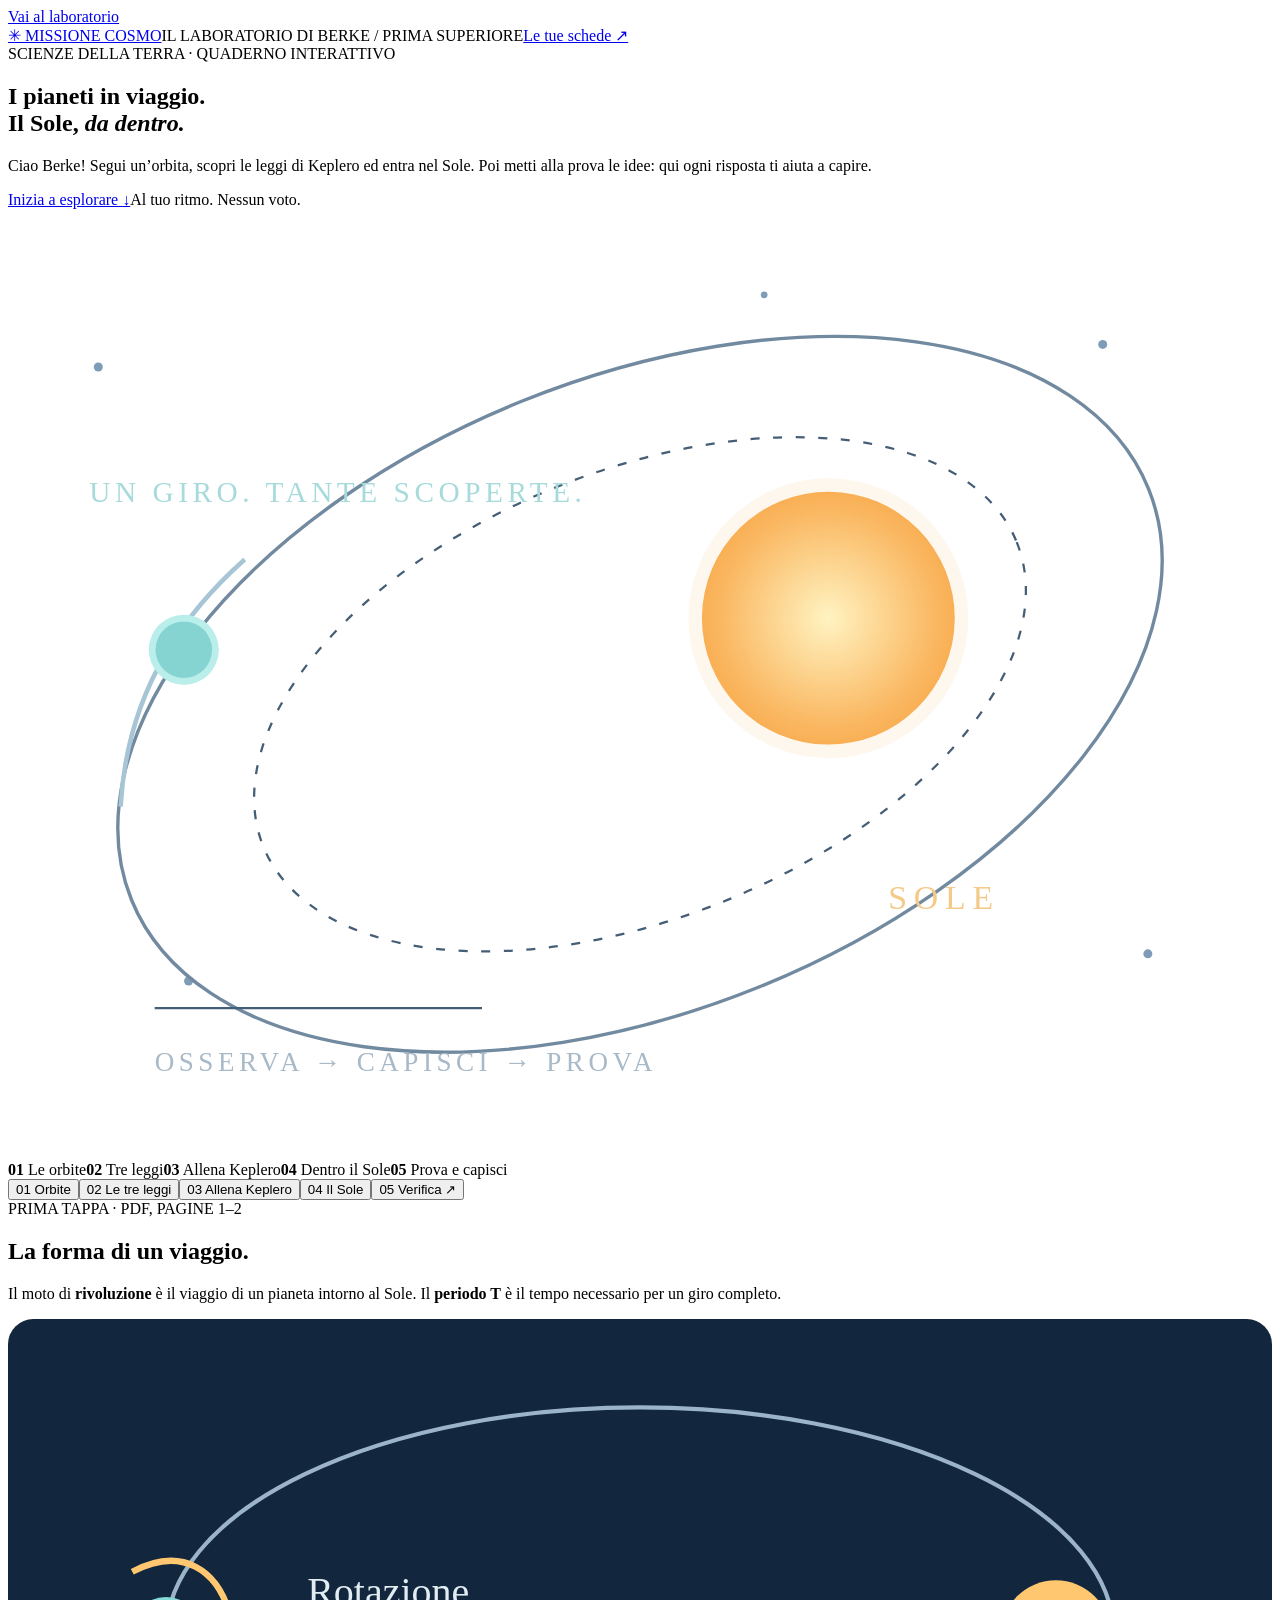
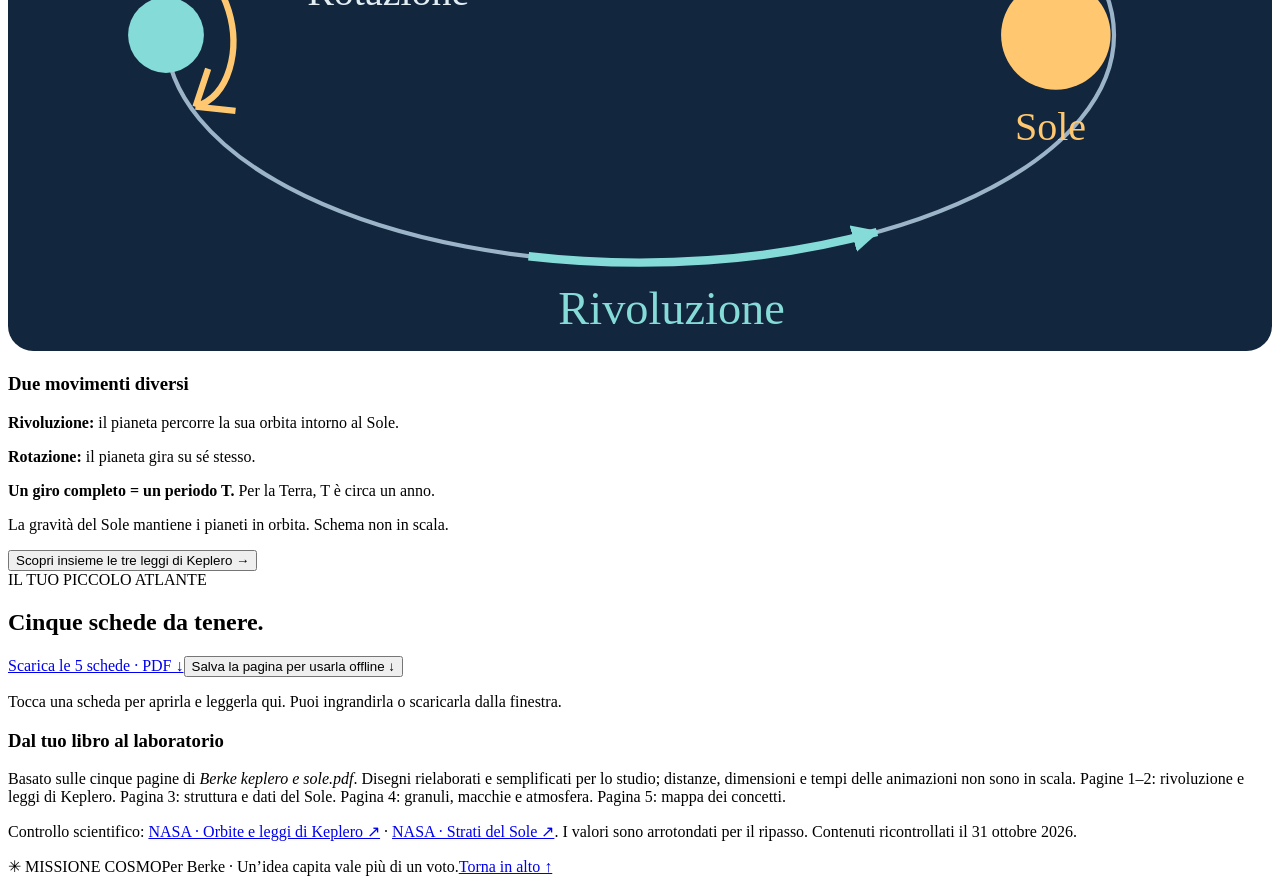
<file: src/page.html>
<!doctype html>
<html lang="it">
<head>
<meta charset="utf-8"><meta name="viewport" content="width=device-width,initial-scale=1">
<meta name="theme-color" content="#12263d">
<title>Missione Cosmo · Il laboratorio di Berke</title>
<meta name="description" content="Esplora le orbite, le tre leggi di Keplero e la struttura del Sole. Schemi interattivi, 18 problemi sulle leggi di Keplero e verifica con spiegazioni, senza voto.">
<style>/*STYLES*/</style>
</head>
<body>
<noscript><p class="no-script">Per usare le schede interattive e la verifica, attiva JavaScript nel browser. Puoi comunque scaricare le schede PDF nella sezione in fondo alla pagina.</p></noscript>
<a class="skip" href="#laboratorio">Vai al laboratorio</a>
<header class="topbar"><a class="brand" href="#">✳ <span>MISSIONE COSMO</span></a><span class="edition">IL LABORATORIO DI BERKE <span> / </span> PRIMA SUPERIORE</span><a class="toplink" href="#schede">Le tue schede ↗</a></header>
<main>
<section class="hero" aria-labelledby="title">
<div class="hero-copy"><span class="eyebrow">SCIENZE DELLA TERRA · QUADERNO INTERATTIVO</span><h1 id="title">I pianeti in viaggio.<br>Il Sole, <em>da dentro.</em></h1><p>Ciao Berke! Segui un’orbita, scopri le leggi di Keplero ed entra nel Sole. Poi metti alla prova le idee: qui ogni risposta ti aiuta a capire.</p><a class="button warm" href="#laboratorio">Inizia a esplorare <span>↓</span></a><span class="hero-note">Al tuo ritmo. Nessun voto.</span></div>
<div class="hero-art" aria-hidden="true"><svg viewBox="0 0 560 420"><defs><radialGradient id="heroSun"><stop stop-color="#fff3c1"/><stop offset="1" stop-color="#f9ad51"/></radialGradient></defs><g fill="#7e9cb7"><circle cx="40" cy="70" r="2"/><circle cx="485" cy="60" r="2"/><circle cx="505" cy="330" r="2"/><circle cx="80" cy="342" r="2"/><circle cx="335" cy="38" r="1.5"/></g><g transform="rotate(-22 280 215)" fill="none"><ellipse cx="280" cy="215" rx="243" ry="140" stroke="#728aa0" stroke-width="1.5"/><ellipse cx="280" cy="215" rx="180" ry="99" stroke="#455e76" stroke-dasharray="4 6"/><path d="M 48 175 Q 75 117 140 94" stroke="#a7c5d5" stroke-width="2"/><circle cx="370" cy="215" r="56" fill="url(#heroSun)" stroke="#f6ba6d" stroke-width="12" stroke-opacity=".12"/><circle cx="100" cy="121" r="14" fill="#86d4d2" stroke="#b9eeeb" stroke-width="3"/></g><text x="390" y="310" fill="#f5c987" font-size="15" letter-spacing="3">SOLE</text><text x="36" y="130" fill="#a7dbdb" font-size="13" letter-spacing="2">UN GIRO. TANTE SCOPERTE.</text><path d="M 65 354 H 210" stroke="#435e77"/><text x="65" y="382" fill="#a8b9c8" font-size="12" letter-spacing="2">OSSERVA → CAPISCI → PROVA</text></svg></div>
</section>
<div class="route"><span><b>01</b> Le orbite</span><span><b>02</b> Tre leggi</span><span><b>03</b> Allena Keplero</span><span><b>04</b> Dentro il Sole</span><span><b>05</b> Prova e capisci</span></div>
<section id="laboratorio" class="lab" aria-label="Laboratorio di astronomia">
<nav class="tabs" aria-label="Scegli un argomento"><button data-tab="orbite" aria-pressed="true">01 <span>Orbite</span></button><button data-tab="keplero" aria-pressed="false">02 <span>Le tre leggi</span></button><button data-tab="esercizi" aria-pressed="false">03 <span>Allena Keplero</span></button><button data-tab="sole" aria-pressed="false">04 <span>Il Sole</span></button><button data-tab="verifica" aria-pressed="false">05 <span>Verifica</span> ↗</button></nav>
<section id="orbite" class="panel" aria-labelledby="orbite-title">
<div class="section-heading"><div><span class="eyebrow blue">PRIMA TAPPA · PDF, PAGINE 1–2</span><h2 id="orbite-title">La forma di un viaggio.</h2></div><p>Il moto di <strong>rivoluzione</strong> è il viaggio di un pianeta intorno al Sole. Il <strong>periodo T</strong> è il tempo necessario per un giro completo.</p></div>
<div class="motion-intro"><svg viewBox="0 0 600 300" role="img" aria-labelledby="motion-title motion-desc"><title id="motion-title">Rivoluzione e rotazione</title><desc id="motion-desc">Un pianeta percorre un’orbita intorno al Sole e ruota anche su sé stesso. Le due frecce rappresentano movimenti diversi.</desc><rect width="600" height="300" rx="12" fill="#12263d"/><ellipse cx="300" cy="150" rx="225" ry="108" fill="none" stroke="#9cb4c8" stroke-width="2"/><defs><marker id="motion-revolution-arrow" viewBox="0 0 10 10" refX="9" refY="5" markerWidth="13" markerHeight="13" markerUnits="userSpaceOnUse" orient="auto"><path d="M0 0 L10 5 L0 10 Z" fill="#85dbd7"/></marker></defs><g id="motion-revolution"><path d="M247.1 255 A225 108 0 0 0 412.5 243.53" fill="none" stroke="#85dbd7" stroke-width="4" marker-end="url(#motion-revolution-arrow)"/><text x="315" y="287" text-anchor="middle" fill="#85dbd7" font-size="22">Rivoluzione</text></g><circle cx="497.4" cy="150" r="26" fill="#ffc870"/><text x="478" y="200" fill="#ffc870" font-size="19">Sole</text><circle cx="75" cy="150" r="18" fill="#85dbd7"/><path d="M59 120 C108 94 122 174 89 184 M89 184 L95 166 M89 184 L108 186" fill="none" stroke="#ffc870" stroke-width="3"/><text x="142" y="136" fill="#e2edf3" font-size="19">Rotazione</text></svg><div><h3>Due movimenti diversi</h3><p><strong>Rivoluzione:</strong> il pianeta percorre la sua orbita intorno al Sole.</p><p><strong>Rotazione:</strong> il pianeta gira su sé stesso.</p><p><strong>Un giro completo = un periodo T.</strong> Per la Terra, T è circa un anno.</p><p class="small">La gravità del Sole mantiene i pianeti in orbita. Schema non in scala.</p></div></div>
<button class="text-next" data-go="keplero">Scopri insieme le tre leggi di Keplero →</button>
</section>
<section id="keplero" class="panel" hidden aria-labelledby="keplero-title">
<div class="section-heading"><div><span class="eyebrow blue">SECONDA TAPPA · PDF, PAGINE 1–2</span><h2 id="keplero-title">Le tre leggi di Keplero</h2></div><p><strong>I → forma</strong> dell’orbita.<br><strong>II → velocità</strong> lungo l’orbita.<br><strong>III → periodo</strong> e distanza dal Sole.</p></div>
<nav class="law-overview" aria-label="Le tre leggi in breve"><a href="#legge-1"><b>I · Orbite</b><span>Ellissi, con il Sole in un fuoco.</span></a><a href="#legge-2"><b>II · Aree</b><span>Aree uguali in tempi uguali.</span></a><a href="#legge-3"><b>III · Periodi</b><span>T² = k · a³.</span></a></nav>
<article id="legge-1" class="law-block" aria-labelledby="legge-1-title"><div class="split orbit-layout"><div class="diagram dark"><div class="diagram-top"><span>IL TUO PIANETA IN ORBITA</span><span class="pill">Schema non in scala</span></div><svg id="orbit-svg" viewBox="0 0 700 540" role="img" aria-label="Orbita ellittica con Sole in un fuoco, perielio, afelio e pianeta in movimento"></svg><div class="diagram-controls"><button id="play" class="outline-light" aria-pressed="false">Avvia il pianeta ▶</button><span id="orbit-status" class="small">Osserva come cambia la distanza.</span></div></div>
<div class="explainer"><span class="law-number">I · PRIMA LEGGE</span><h3 id="legge-1-title">La legge delle orbite.</h3><p>Il Sole occupa <strong>uno dei due fuochi</strong>. Se e &gt; 0, il centro dell’ellisse e il Sole non coincidono. Se e = 0, l’orbita è un cerchio e i fuochi coincidono con il centro.</p><div class="mini-facts"><div><b>Perielio</b><span>Minima distanza dal Sole.</span></div><div><b>Afelio</b><span>Massima distanza dal Sole.</span></div></div><label class="slider-label" for="ecc">Cambia l’eccentricità <output id="ecc-value">e = 0,45</output></label><input id="ecc" type="range" min="0" max="0.75" step="0.05" value="0.45"><p class="small" id="ecc-note">Più e aumenta, più l’ellisse è allungata.</p></div></div>
<div class="note-grid ellipse-note"><article><span class="note-icon">↻</span><h3>Un giro = un periodo</h3><p>La Terra compie una rivoluzione in circa <strong>1 anno</strong>. La rotazione, invece, è il giro di un corpo su sé stesso.</p></article><article><span class="note-icon">F₁ + F₂</span><h3>Il segreto dell’ellisse</h3><p>Da qualunque punto dell’ellisse, la somma delle distanze dai due fuochi è costante. <strong>e = distanza tra i fuochi / asse maggiore.</strong></p></article></div>
</article>
<article id="legge-2" class="law-block" aria-labelledby="legge-2-title"><div class="split"><div class="diagram light"><div class="diagram-top"><span>II · LA LEGGE DELLE AREE</span><span class="pill">Tempi uguali</span></div><svg id="area-svg" viewBox="0 0 700 430" role="img" aria-label="Due settori di uguale area in intervalli di tempo uguali, vicino al perielio e all’afelio"></svg><p class="diagram-caption"><span class="dot teal"></span> A1 = A2 <span class="caption-gap">Δt1 = Δt2</span></p></div><div class="explainer"><span class="law-number teal-text">II · SECONDA LEGGE</span><h3 id="legge-2-title">La legge delle aree.</h3><p>Il segmento Sole-pianeta spazza <strong>aree uguali in tempi uguali</strong>. Le distanze percorse, invece, cambiano.</p><div class="callout teal-callout"><b>Al perielio → più veloce.</b><br>All’afelio → più lento.</div><label class="slider-label" for="dt">Allarga l’intervallo di tempo</label><input id="dt" type="range" min="0.2" max="0.8" step="0.1" value="0.5"><p class="small">I due settori cambiano insieme: le loro aree restano uguali.</p></div></div>
</article><article id="legge-3" class="law-block" aria-labelledby="legge-3-title"><div class="period-section"><div><span class="law-number">III · TERZA LEGGE</span><h3 id="legge-3-title">La legge dei periodi.</h3><p>Il quadrato del periodo è proporzionale al cubo del semiasse maggiore. Non basta raddoppiare la distanza per raddoppiare il periodo.</p><div class="formula" aria-label="T al quadrato uguale k per a al cubo">T² = k · a³</div><p class="small">T = periodo di rivoluzione; a = metà dell’asse maggiore dell’ellisse; k = costante di proporzionalità, uguale per i pianeti intorno al Sole nel modello di Keplero.</p><p class="small">Intorno al Sole, con T in anni e a in UA: <strong>T² ≈ a³</strong> (modello semplificato). Nel PDF questa misura è indicata con r e chiamata “distanza media dal Sole”: qui usiamo il semiasse maggiore a, la misura precisa della terza legge. Non è la distanza istantanea dal Sole. 1 UA ≈ distanza media Terra-Sole.</p></div><div class="period-tool"><span class="eyebrow blue">COSTRUISCI UN’ORBITA</span><label class="slider-label" for="distance">Semiasse maggiore a <output id="distance-value">2 UA</output></label><input id="distance" type="range" min="0.5" max="10" step="0.5" value="2"><div class="period-result"><span>Il suo periodo è</span><output id="period-value">2,83</output><b>anni terrestri</b></div><p id="period-calc" class="small">T = √(2³) ≈ 2,83 anni.</p><div class="preset-row"><button data-distance="1">Terra · 1 UA</button><button data-distance="4">Prova 4 UA</button><button data-distance="9.5">Saturno · 9,5 UA</button></div></div></div>
</article><details class="detail"><summary>Una piccola precisione sul disegno del PDF</summary><p>Nella figura C di pagina 2, un pianeta ipotetico a 2 UA è indicato a 120° dopo un anno terrestre. La formula dà T = √8 ≈ 2,83 anni e un avanzamento medio di circa 127°. Per il ripasso usa la relazione T² = a³: il disegno è una semplificazione.</p></details>
<button class="text-next" data-go="esercizi">Come possono chiedertelo? Allenati sulle tre leggi →</button>
</section>
<section id="esercizi" class="panel" hidden aria-labelledby="esercizi-title">
<div class="section-heading"><div><span class="eyebrow blue">TERZA TAPPA · COME PUÒ ESSERE CHIESTO IN VERIFICA</span><h2 id="esercizi-title">Keplero: domande e problemi</h2></div><p>Qui provi a <strong>usare le tre leggi</strong>. Leggi figure, riconosci errori e svolgi calcoli. Ogni risposta ti mostra come ragionare, senza un voto.</p></div>
<div class="kp-intro"><p><strong>18 esercizi · 6 per ogni legge.</strong> Scegli una risposta oppure scrivi un numero. Prova da solo; se serve, apri un indizio. Dopo la risposta trovi la soluzione passo per passo.</p><p class="small">I problemi riprendono anche gli esercizi a, b e c della pagina “Verificare le leggi di Keplero”: somma delle distanze dai fuochi, aree dei triangoli e periodo di Saturno. Gli altri esempi sono adattati per allenarti.</p></div>
<div class="quiz-toolbar"><label for="kp-filter">Quale legge vuoi allenare?</label><select id="kp-filter"><option value="all">Tutte e tre le leggi</option><option value="1">I · Orbite e fuochi</option><option value="2">II · Aree e velocità</option><option value="3">III · Periodi e calcoli</option></select><button id="kp-restart" class="quiet">Ricomincia gli esercizi</button></div>
<div id="kp-card" class="quiz-card kp-card"></div>
<button class="text-next" data-go="sole">Prosegui con la struttura del Sole →</button>
</section>
<section id="sole" class="panel" hidden aria-labelledby="sole-title">
<div class="section-heading"><div><span class="eyebrow blue">QUARTA TAPPA · PDF, PAGINE 3–5</span><h2 id="sole-title">Un viaggio verso il centro.</h2></div><p>Il Sole è una <strong>stella</strong>, formata soprattutto da idrogeno ed elio allo stato di plasma. Esplora i suoi strati dal nucleo alla corona.</p></div>
<div class="split sun-layout"><div class="diagram dark sun-diagram"><div class="diagram-top"><span>LA STRUTTURA DEL SOLE</span><span class="pill">Schema non in scala</span></div><svg id="sun-svg" viewBox="0 0 600 480" role="img" aria-label="Sezione schematica del Sole con sei strati numerati, dal nucleo alla corona"></svg><p class="diagram-caption">Scegli uno strato nei pulsanti a fianco.</p></div><div class="sun-info"><div id="layer-buttons" class="layer-buttons" aria-label="Strati del Sole"></div><article id="layer-detail" class="layer-detail" aria-live="polite"></article><button id="energy" class="button primary" aria-expanded="false" aria-controls="energy-path">Segui il viaggio dell’energia →</button><p id="energy-path" class="small" hidden>Nucleo: fusione → zona radiativa: irraggiamento → zona convettiva: convezione → fotosfera: luce che si irradia nello spazio.</p></div></div>
<div class="solar-facts"><div><b>1,4 milioni</b><span>di km di diametro, circa</span></div><div><b>15 milioni °C</b><span>nel nucleo, circa</span></div><div><b>5 500–6 000 °C</b><span>nella fotosfera, circa</span></div></div>
<div class="activity"><div><span class="eyebrow blue">UNA SUPERFICIE IN MOVIMENTO</span><h3>Granuli, macchie<br>e getti di gas.</h3><p>La fotosfera non è liscia. I granuli rivelano la convezione; le macchie sono zone più fredde, legate al campo magnetico.</p><div class="feature-buttons"><button data-feature="granuli" aria-pressed="true">Granuli</button><button data-feature="macchie" aria-pressed="false">Macchie</button><button data-feature="atmosfera" aria-pressed="false">Atmosfera</button><button data-feature="vento" aria-pressed="false">Vento solare</button></div><p id="feature-info" class="callout" aria-live="polite"></p></div><svg id="activity-svg" viewBox="0 0 480 380" role="img" aria-label="Schema dei fenomeni della fotosfera e dell’atmosfera solare"></svg></div>
<div class="memory-map"><h3>La mappa da ricordare</h3><div id="solar-map"></div></div>
<details class="detail"><summary>Come leggere lo schema rispetto al PDF</summary><p>Seguiamo i sei nomi della mappa di pagina 5. La fotosfera è la superficie visibile, senza essere solida; nelle classificazioni scientifiche è anche lo strato più basso dell’atmosfera solare. Tra cromosfera e corona esiste una sottile regione di transizione, omessa nella mappa del libro. Nel nucleo l’energia viene prodotta dalla fusione: la scritta “conduzione” nella figura 26 non indica la sua sorgente.</p></details>
<button class="text-next" data-go="verifica">Pronto a mettere insieme le idee? Vai alla verifica →</button>
</section>
<section id="verifica" class="panel" hidden aria-labelledby="verifica-title">
<div class="section-heading"><div><span class="eyebrow blue">QUINTA TAPPA · PROVA, LEGGI, RIPROVA</span><h2 id="verifica-title">Qui si impara, senza voto.</h2></div><p>Una domanda alla volta. Ogni risposta riceve una spiegazione. Se sbagli, scopri il punto da correggere e puoi riprovare.</p></div>
<div class="quiz-toolbar"><label for="quiz-topic">Cosa vuoi ripassare?</label><select id="quiz-topic"><option value="tutti">Tutto il percorso</option><option value="orbite">Moto dei pianeti</option><option value="keplero">Le tre leggi di Keplero</option><option value="sole">Struttura e attività del Sole</option></select><button id="restart" class="quiet">Ricomincia</button></div>
<div id="quiz" class="quiz-card"></div>
</section>
</section>
<section id="schede" class="resources"><div class="section-heading"><div><span class="eyebrow blue">IL TUO PICCOLO ATLANTE</span><h2>Cinque schede da tenere.</h2></div><div class="resource-actions"><a class="button primary" href="schede/Berke_Missione_Cosmo_5_schede.pdf" download="Berke_Missione_Cosmo_5_schede.pdf">Scarica le 5 schede · PDF ↓</a><button id="offline-download" class="quiet">Salva la pagina per usarla offline ↓</button></div></div><p class="small">Tocca una scheda per aprirla e leggerla qui. Puoi ingrandirla o scaricarla dalla finestra.</p><div class="sheet-grid" id="sheet-grid"></div></section>
<section class="sources"><h3>Dal tuo libro al laboratorio</h3><p>Basato sulle cinque pagine di <cite>Berke keplero e sole.pdf</cite>. Disegni rielaborati e semplificati per lo studio; distanze, dimensioni e tempi delle animazioni non sono in scala. Pagine 1–2: rivoluzione e leggi di Keplero. Pagina 3: struttura e dati del Sole. Pagina 4: granuli, macchie e atmosfera. Pagina 5: mappa dei concetti.</p><p>Controllo scientifico: <a href="https://science.nasa.gov/solar-system/orbits-and-keplers-laws/" target="_blank" rel="noopener">NASA · Orbite e leggi di Keplero ↗</a> · <a href="https://science.nasa.gov/sun/facts/" target="_blank" rel="noopener">NASA · Strati del Sole ↗</a>. I valori sono arrotondati per il ripasso. Contenuti ricontrollati il 31 ottobre 2026.</p></section>
</main>
<footer><span>✳ MISSIONE COSMO</span><span>Per Berke · Un’idea capita vale più di un voto.</span><a href="#">Torna in alto ↑</a></footer>
<dialog id="sheet-dialog" class="sheet-dialog" aria-labelledby="sheet-dialog-title">
<div class="sheet-dialog-header"><div><span id="sheet-position" class="eyebrow blue"></span><h3 id="sheet-dialog-title"></h3></div><button id="sheet-close" type="button" class="sheet-close" aria-label="Chiudi la scheda" autofocus>Chiudi ×</button></div>
<div id="sheet-viewer" class="sheet-viewer" tabindex="0" aria-label="Immagine della scheda; usa le barre di scorrimento quando è ingrandita"><img id="sheet-image" alt=""></div>
<div class="sheet-dialog-actions"><div class="sheet-paging"><button id="sheet-prev" type="button" class="quiet" aria-label="Scheda precedente">← Precedente</button><button id="sheet-next" type="button" class="quiet" aria-label="Scheda successiva">Successiva →</button></div><div class="sheet-tools"><button id="sheet-zoom" type="button" class="quiet" aria-pressed="false">Ingrandisci</button><a id="sheet-download" class="button primary" download>Scarica SVG ↓</a></div></div>
</dialog>
<script>/*SCRIPT*/</script>
</body></html>
</file>
